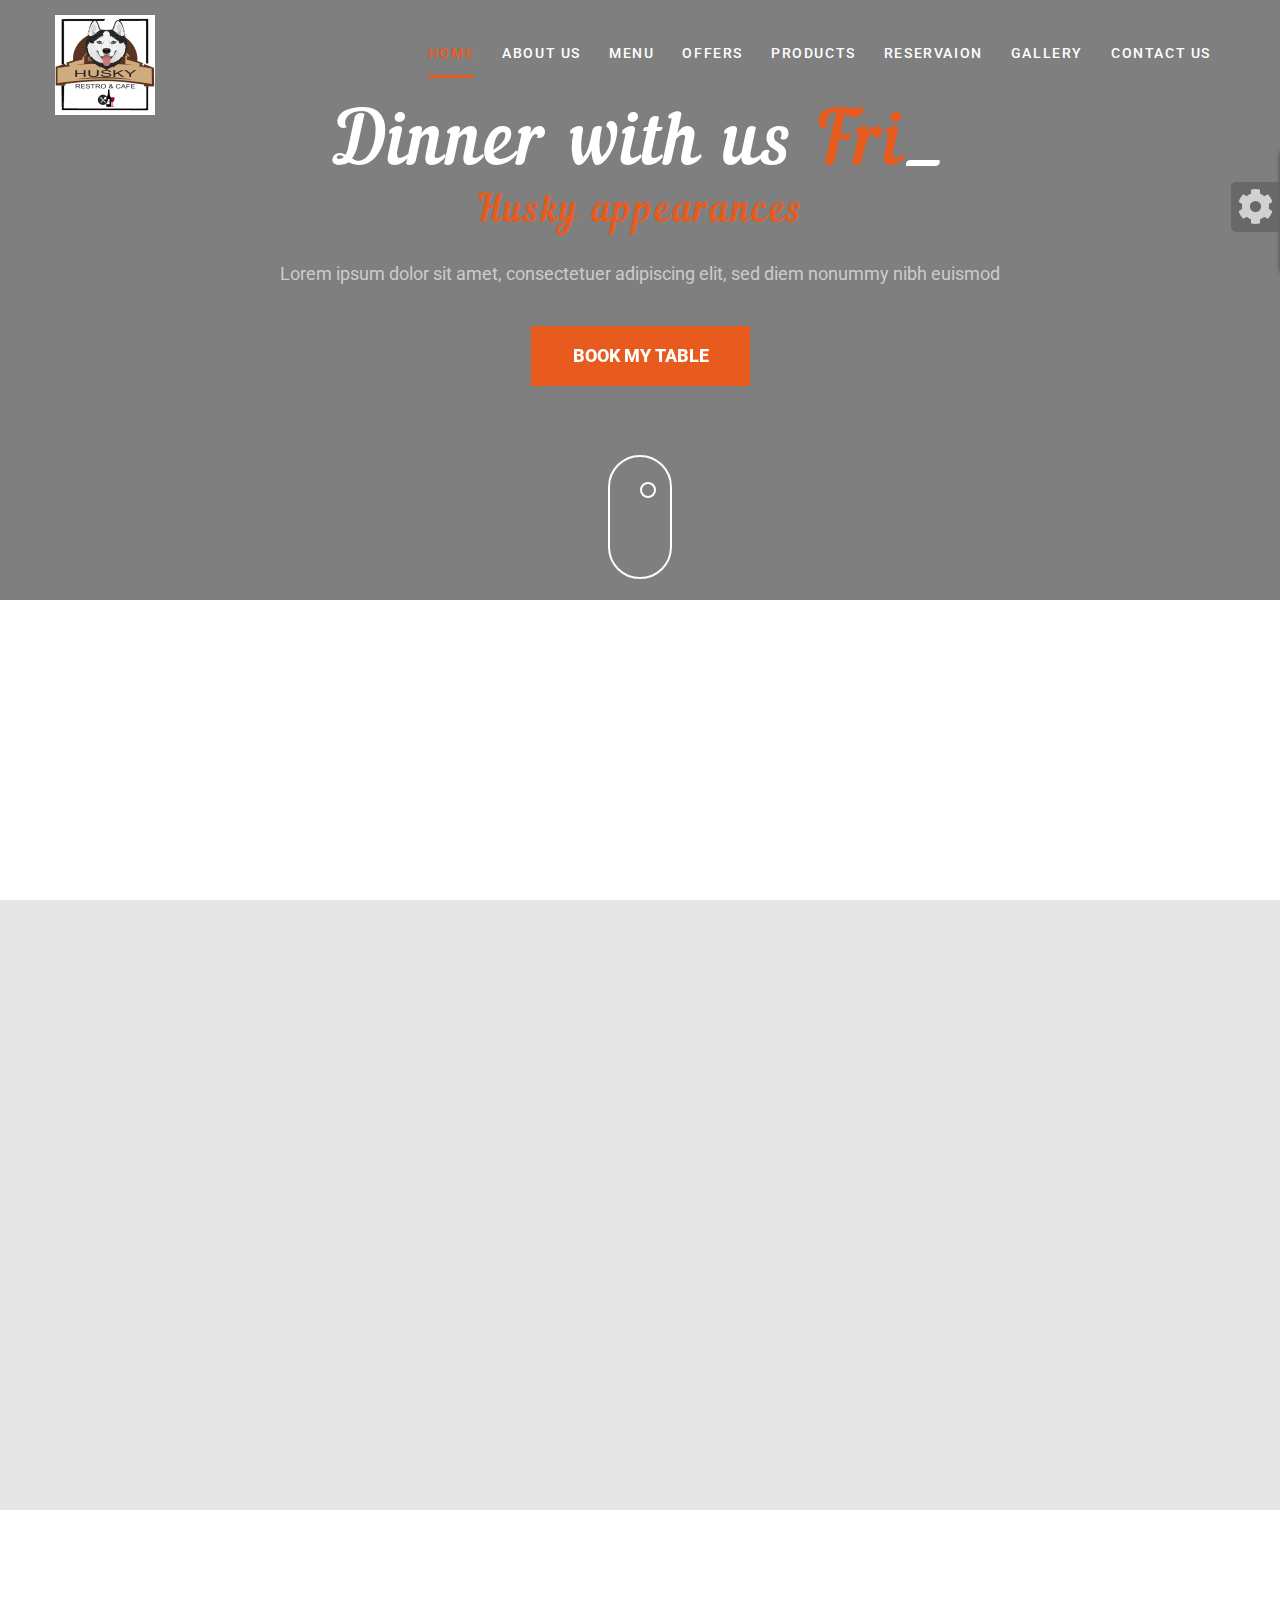
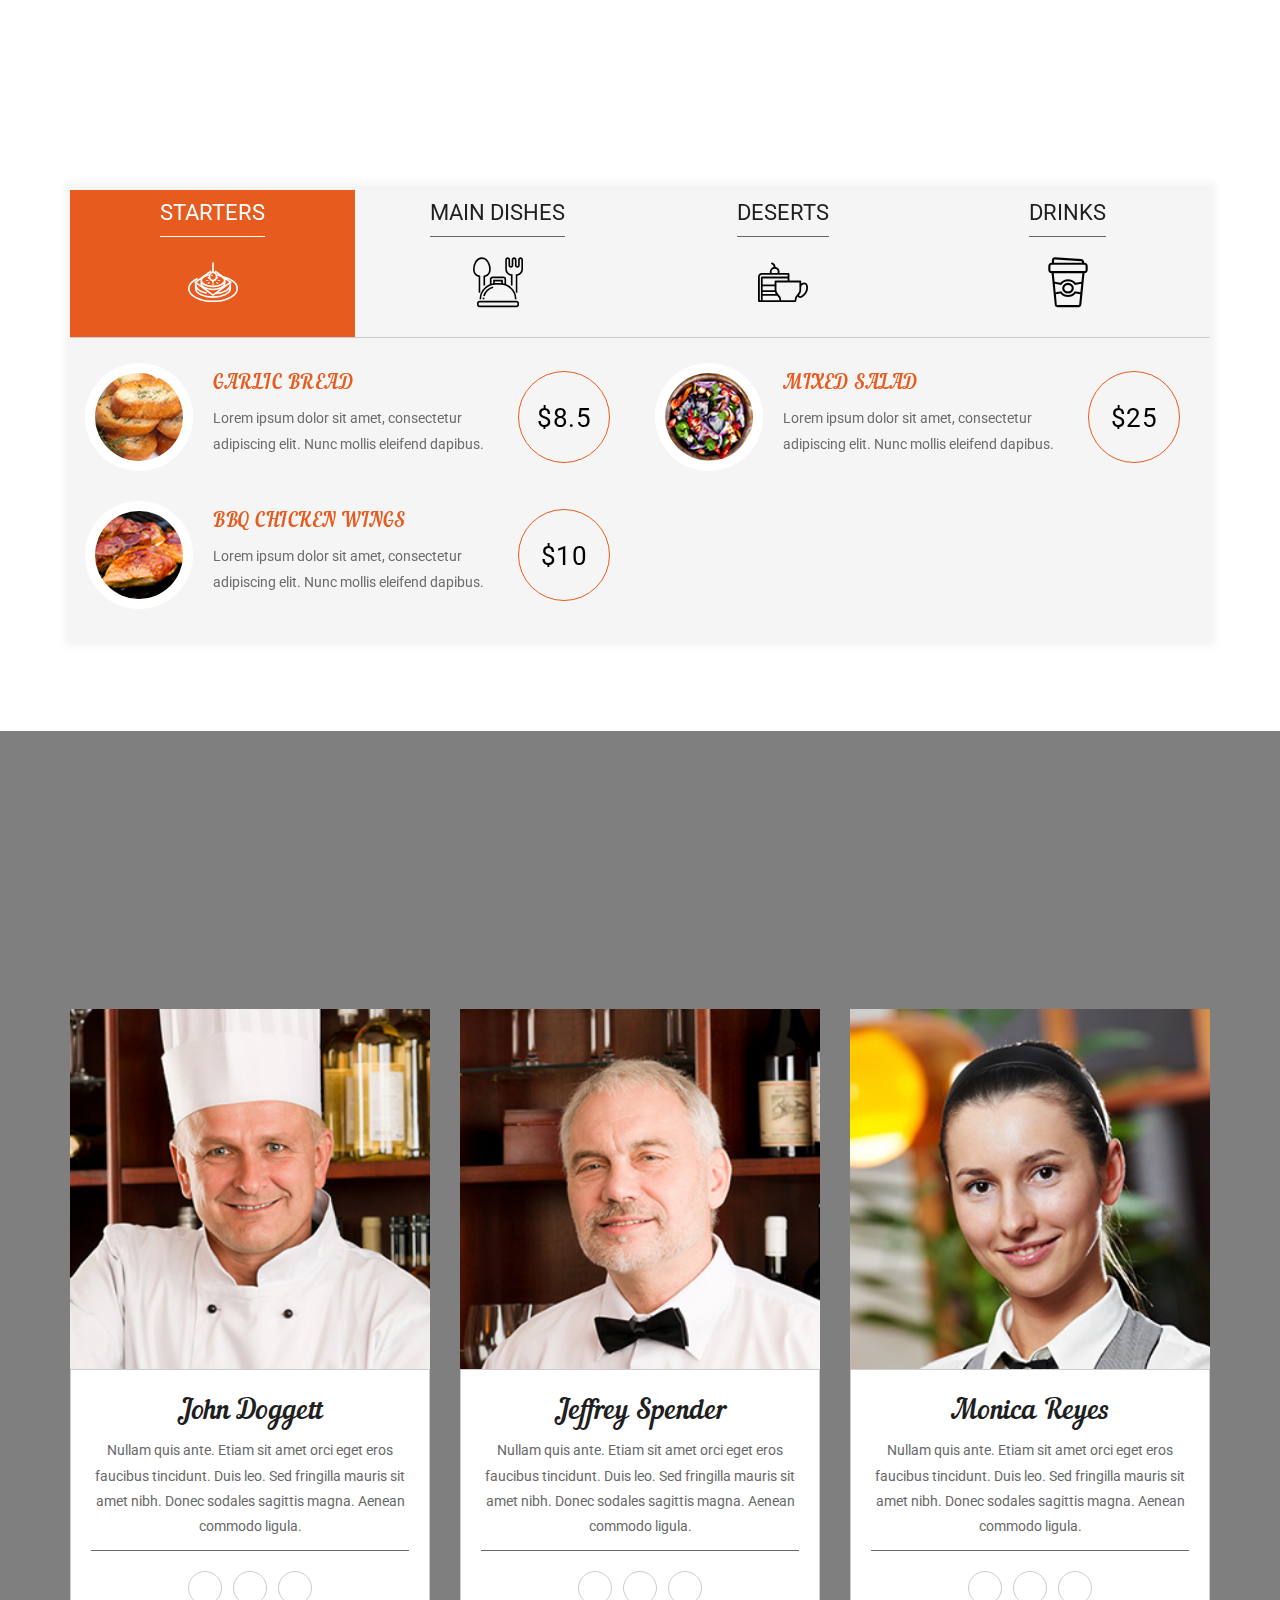
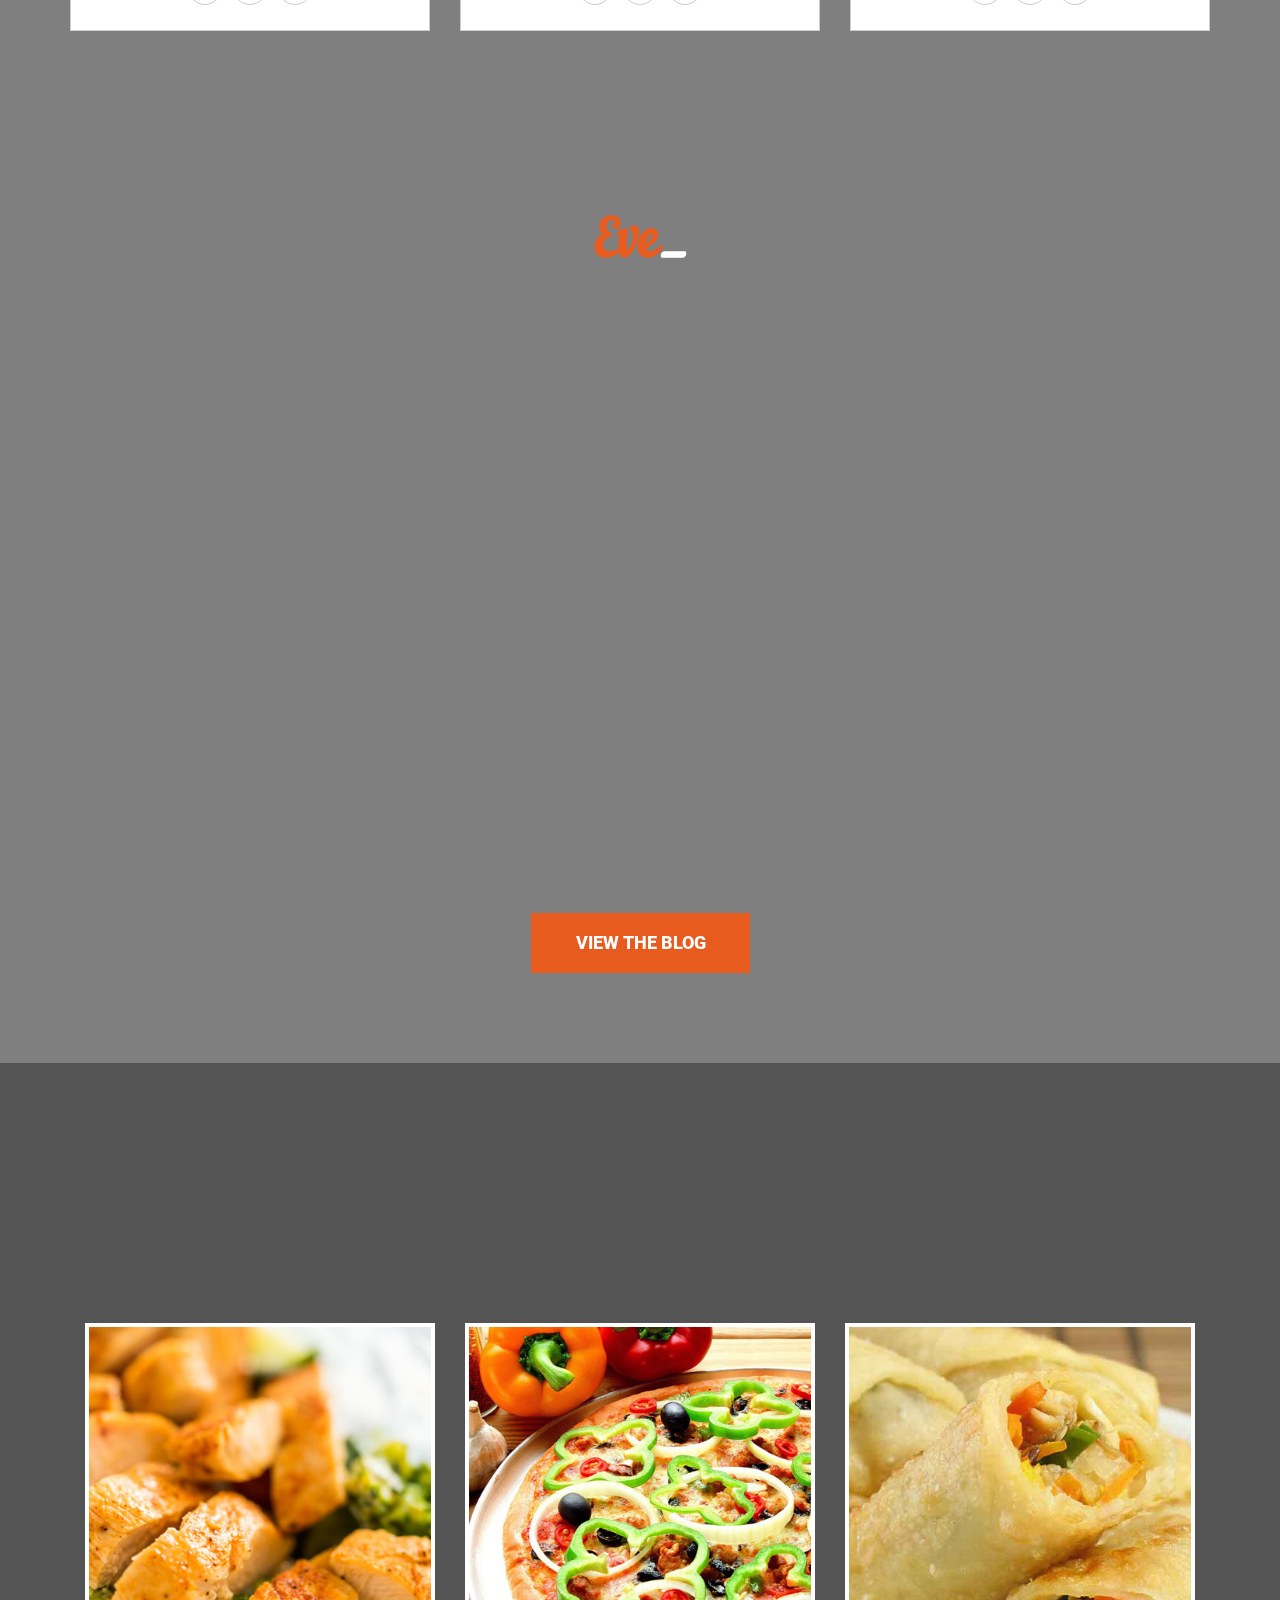
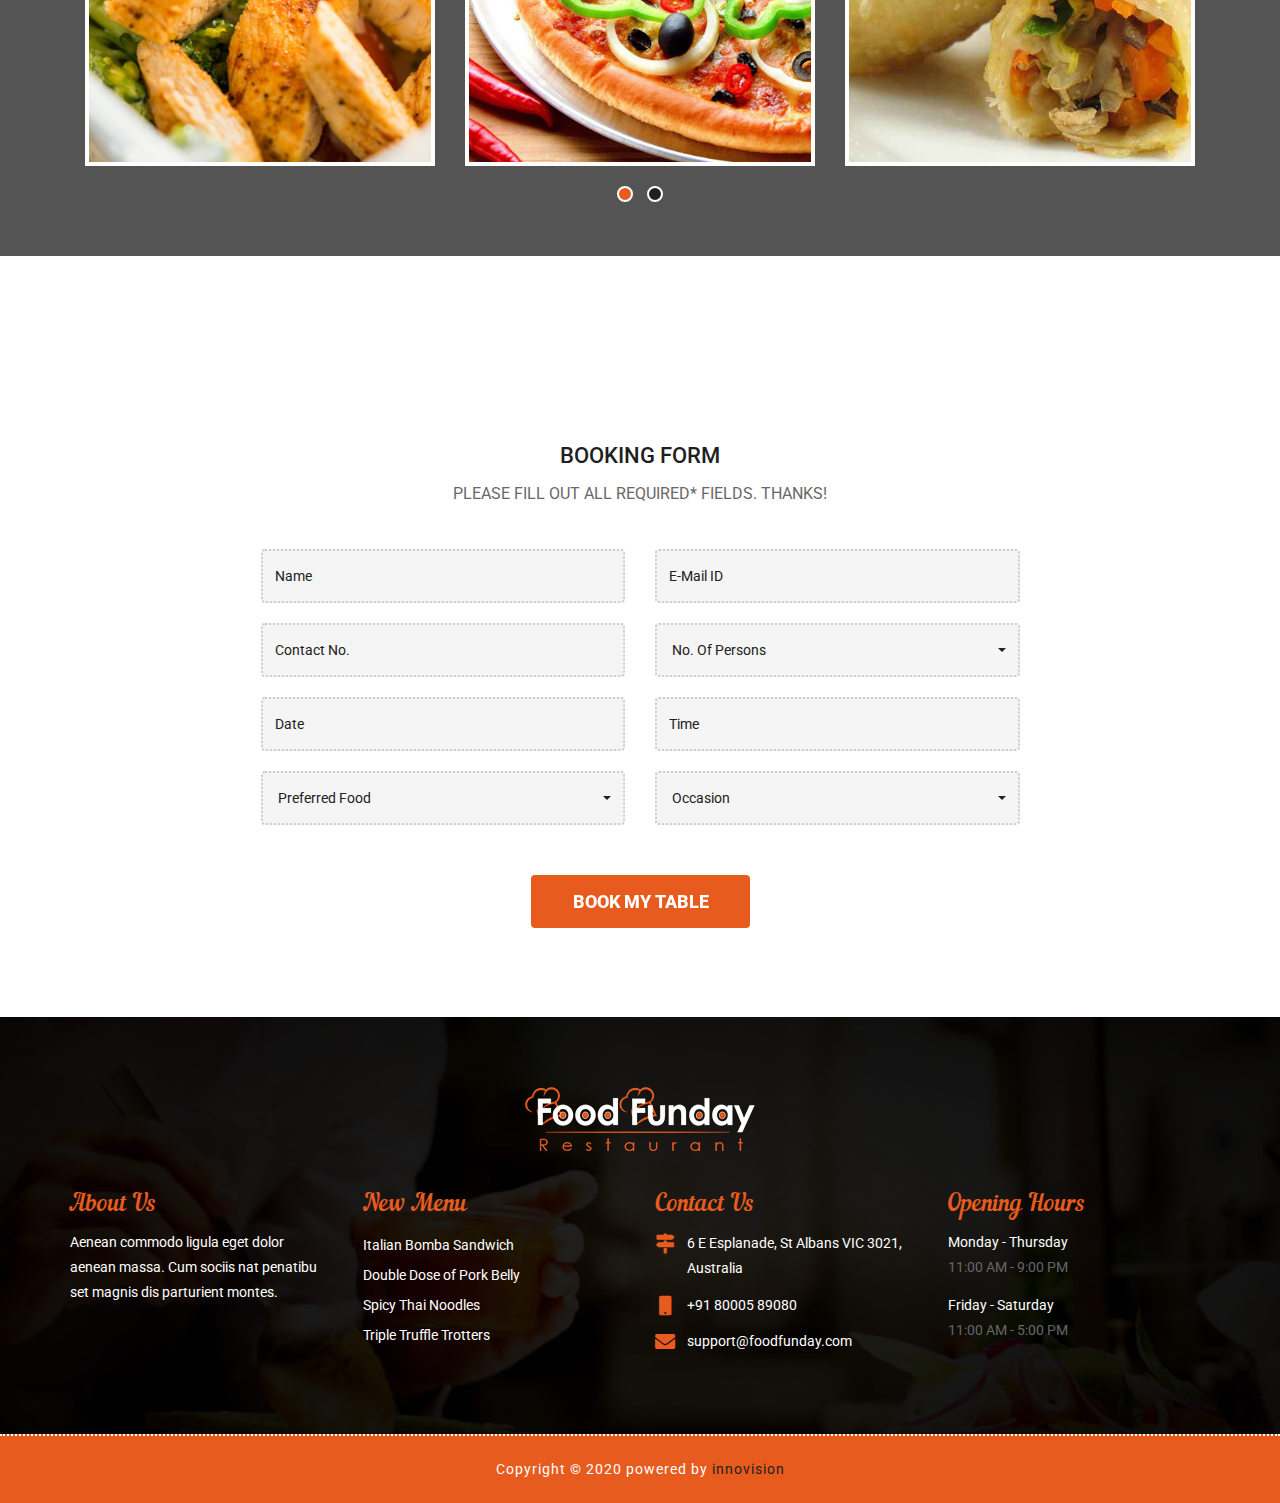
<file: index.html>
<!DOCTYPE html>
<html lang="en">

<head>

    <!-- Basic -->
    <meta charset="utf-8">
    <meta http-equiv="X-UA-Compatible" content="IE=edge">

    <!-- Mobile Metas -->
    <meta name="viewport" content="width=device-width, maximum-scale=1, initial-scale=1, user-scalable=0">

    <!-- Site Metas -->
    <title>Husky Restro & Cafe</title>
    <meta name="keywords" content="">
    <meta name="description" content="">
    <meta name="author" content="">

    <!-- Site Icons -->
    <link rel="shortcut icon" href="images/favicon.ico" type="image/x-icon" />
    <link rel="apple-touch-icon" href="images/apple-touch-icon.png">

    <!-- Bootstrap CSS -->
    <link rel="stylesheet" href="css/bootstrap.min.css">

    <!-- Site CSS -->
    <link rel="stylesheet" href="css/style.css">
    <!-- Responsive CSS -->
    <link rel="stylesheet" href="css/responsive.css">
    <!-- color -->
    <link id="changeable-colors" rel="stylesheet" href="css/colors/orange.css" />

    <!-- shop css -->
    <link href="css/shop.css" type="text/css" rel="stylesheet" media="all">
    <link rel="stylesheet" href="css/owl.carousel.min.css">
    <!-- Owl-Carousel-CSS -->
   
    <!-- font-awesome icons -->
    <link href="css/fontawesome-all.min.css" rel="stylesheet">
    <!-- //Custom Theme files -->
    <!-- online-fonts -->
    <link href="//fonts.googleapis.com/css?family=Elsie+Swash+Caps:400,900" rel="stylesheet">
    <link href="//fonts.googleapis.com/css?family=Source+Sans+Pro:200,200i,300,300i,400,400i,600,600i,700,700i,900,900i" rel="stylesheet">
    <!-- //online-fonts -->

    <!-- Modernizer -->
    <script src="js/modernizer.js"></script>

    <!--[if lt IE 9]>
      <script src="https://oss.maxcdn.com/libs/html5shiv/3.7.0/html5shiv.js"></script>
      <script src="https://oss.maxcdn.com/libs/respond.js/1.4.2/respond.min.js"></script>
    <![endif]-->


    <script>
        addEventListener("load", function () {
            setTimeout(hideURLbar, 0);
        }, false);

        function hideURLbar() {
            window.scrollTo(0, 1);
        }
    </script>




</head>

<body>
    <div id="loader">
        <div id="status"></div>
    </div>
    <div id="site-header">
        <header id="header" class="header-block-top">
            <div class="container">
                <div class="row">
                    <div class="main-menu">
                        <!-- navbar -->
                        <nav class="navbar navbar-default" id="mainNav">
                            <div class="navbar-header">
                                <button type="button" class="navbar-toggle collapsed" data-toggle="collapse" data-target="#navbar" aria-expanded="false" aria-controls="navbar">
                                    <span class="sr-only">Toggle navigation</span>
                                    <span class="icon-bar"></span>
                                    <span class="icon-bar"></span>
                                    <span class="icon-bar"></span>
                                </button>
                                <div class="logo">
                                    <a class="navbar-brand js-scroll-trigger logo-header" href="#">
                                        <img style="width:100px;height:100px;" src="images/Husky.jpg" alt="">
                                    </a>
                                </div>
                            </div>
                            <div id="navbar" class="navbar-collapse collapse">

                                <ul class="nav navbar-nav navbar-right">
                                    <li class="active"><a href="index.html#banner">Home</a></li>
                                    <li><a href="index.html#about">About us</a></li>
                                    <li><a href="index.html#menu">Menu</a></li>
                                   
                                    <li><a href="index.html#offers">Offers</a></li>
                                    <li><a href="index.html#products">Products</a></li>
                                    <li><a href="index.html#reservation">Reservaion</a></li>
                                    <li><a href="gallery.html">Gallery</a></li>
                                    <li><a href="contact.html">Contact us</a></li>
                                </ul>
                            </div>
                            <!-- end nav-collapse -->
                        </nav>
                        <!-- end navbar -->
                    </div>
                </div>
                <!-- end row -->
            </div>
            <!-- end container-fluid -->
        </header>
        <!-- end header -->
    </div>
	<!-- end site-header -->
	
    <div id="banner" class="banner full-screen-mode  parallax">
        <div class="header-video">
            <div class="container pr">
                <div class="col-lg-12 col-md-12 col-sm-12 col-xs-12">
                    <div class="banner-static">
                        <div class="banner-text">
                            <div class="banner-cell">
                                <h1>Dinner with us  <span class="typer" id="some-id" data-delay="200" data-delim=":" data-words="Friends:Family:Officemates" data-colors="red"></span><span class="cursor" data-cursorDisplay="_" data-owner="some-id"></span></h1>
                                <h2>Husky appearances </h2>
                                <p>Lorem ipsum dolor sit amet, consectetuer adipiscing elit, sed diem nonummy nibh euismod</p>
                                <div class="book-btn">
                                    <a href="#reservation" class="table-btn hvr-underline-from-center">Book my Table</a>
                                </div>
                                <a href="#about">
                                     <div class="mouse"></div>
                                </a>
                            </div>
                            <!-- end banner-cell -->
                        </div>
                        <!-- end banner-text -->
                    </div>                    
                    <!-- end banner-static -->
                </div>
                <!-- end col -->
            </div>
            <!-- end container -->
        </div>    
    </div>
    <!-- end banner -->

    <div id="about" class="about-main pad-top-100 pad-bottom-100">
        <div class="container">
            <div class="row">
                <div class="col-lg-6 col-md-6 col-sm-12 col-xs-12">
                    <div class="wow fadeIn" data-wow-duration="1s" data-wow-delay="0.1s">
                        <h2 class="block-title"> About Us </h2>
                        <h3>IT STARTED, QUITE SIMPLY, LIKE THIS...</h3>
                        <p> Lorem ipsum dolor sit amet, consectetur adipiscing elit, sed do eiusm incididunt ut labore et dolore magna aliqua. Ut enim ad minim venia, nostrud exercitation ullamco. </p>

                        <p> Aenean commodo ligula eget dolor aenean massa. Cum sociis nat penatibu set magnis dis parturient montes, nascetur ridiculus mus. quam felisorat, ultricies nec, Aenean commodo ligula eget dolor penatibu set magnis is parturient montes, nascetur ridiculus mus. quam felisorat, ultricies nec, pellentesque eu, pretium quis, sem. quat massa quis enim. Donec vitae sapien ut libero venenatis fauci Nullam quis ante. Etiam sit amet rci eget eros. </p>

                        <p> Lorem ipsum dolor sit amet, consectetur adipiscing elit, sed do eiusm incididunt ut labore et dolore magna aliqua. Ut enim ad minim venia, nostrud exercitation ullamco. </p>
                    </div>
                </div>
                <!-- end col -->
                <div class="col-lg-6 col-md-6 col-sm-12 col-xs-12">
                    <div class="wow fadeIn" data-wow-duration="1s" data-wow-delay="0.1s">
                        <div class="about-images">
                            <img class="about-main" src="images/about-main.jpg" alt="About Main Image">
                            <img class="about-inset" src="images/about-inset.jpg" alt="About Inset Image">
                        </div>
                    </div>
                </div>
                <!-- end col -->
            </div>
            <!-- end row -->
        </div>
        <!-- end container -->
    </div>

    <div id="menu" class="menu-main pad-top-100 pad-bottom-100">
        <div class="container">
            <div class="row">
                <div class="col-lg-12 col-md-12 col-sm-12 col-xs-12">
                    <div class="wow fadeIn" data-wow-duration="1s" data-wow-delay="0.1s">
                        <h2 class="block-title text-center">
						Our Menu 	
					</h2>
                        <p class="title-caption text-center">There are many variations of passages of Lorem Ipsum available, but the majority have suffered alteration in some form, by injected humour, or randomised words which don't look even slightly believable. </p>
                    </div>
                    <div class="tab-menu">
                        <div class="slider slider-nav">
                            <div class="tab-title-menu">
                                <h2>STARTERS</h2>
                                <p> <i class="flaticon-canape"></i> </p>
                            </div>
                            <div class="tab-title-menu">
                                <h2>MAIN DISHES</h2>
                                <p> <i class="flaticon-dinner"></i> </p>
                            </div>
                            <div class="tab-title-menu">
                                <h2>DESERTS</h2>
                                <p> <i class="flaticon-desert"></i> </p>
                            </div>
                            <div class="tab-title-menu">
                                <h2>DRINKS</h2>
                                <p> <i class="flaticon-coffee"></i> </p>
                            </div>
                        </div>
                        <div class="slider slider-single">
                            <div>
                                <div class="col-lg-6 col-md-6 col-sm-12 col-xs-12 ">
                                    <div class="offer-item">
                                        <img src="images/menu-item-thumbnail-01.jpg" alt="" class="img-responsive">
                                        <div>
                                            <h3>GARLIC BREAD</h3>
                                            <p>
                                                Lorem ipsum dolor sit amet, consectetur adipiscing elit. Nunc mollis eleifend dapibus.
                                            </p>
                                        </div>
                                        <span class="offer-price">$8.5</span>
                                    </div>
                                </div>
                                <!-- end col -->
                                <div class="col-lg-6 col-md-6 col-sm-12 col-xs-12 ">
                                    <div class="offer-item">
                                        <img src="images/menu-item-thumbnail-02.jpg" alt="" class="img-responsive">
                                        <div>
                                            <h3>MIXED SALAD</h3>
                                            <p>
                                                Lorem ipsum dolor sit amet, consectetur adipiscing elit. Nunc mollis eleifend dapibus.
                                            </p>
                                        </div>
                                        <span class="offer-price">$25</span>
                                    </div>
                                </div>
                                <!-- end col -->
                                <div class="col-lg-6 col-md-6 col-sm-12 col-xs-12 ">
                                    <div class="offer-item">
                                        <img src="images/menu-item-thumbnail-03.jpg" alt="" class="img-responsive">
                                        <div>
                                            <h3>BBQ CHICKEN WINGS</h3>
                                            <p>
                                                Lorem ipsum dolor sit amet, consectetur adipiscing elit. Nunc mollis eleifend dapibus.
                                            </p>
                                        </div>
                                        <span class="offer-price">$10</span>
                                    </div>
                                </div>
                                <!-- end col -->
                            </div>
                            <div>
                                <div class="col-lg-6 col-md-6 col-sm-12 col-xs-12 ">
                                    <div class="offer-item">
                                        <img src="images/menu-item-thumbnail-04.jpg" alt="" class="img-responsive">
                                        <div>
                                            <h3>MEAT FEAST PIZZA</h3>
                                            <p>
                                                Lorem ipsum dolor sit amet, consectetur adipiscing elit. Nunc mollis eleifend dapibus.
                                            </p>
                                        </div>
                                        <span class="offer-price">$5</span>
                                    </div>
                                </div>
                                <!-- end col -->
                                <div class="col-lg-6 col-md-6 col-sm-12 col-xs-12 ">
                                    <div class="offer-item">
                                        <img src="images/menu-item-thumbnail-05.jpg" alt="" class="img-responsive">
                                        <div>
                                            <h3>CHICKEN TIKKA MASALA</h3>
                                            <p>
                                                Lorem ipsum dolor sit amet, consectetur adipiscing elit. Nunc mollis eleifend dapibus.
                                            </p>
                                        </div>
                                        <span class="offer-price">$15</span>
                                    </div>
                                </div>
                                <!-- end col -->
                                <div class="col-lg-6 col-md-6 col-sm-12 col-xs-12 ">
                                    <div class="offer-item">
                                        <img src="images/menu-item-thumbnail-06.jpg" alt="" class="img-responsive">
                                        <div>
                                            <h3>SPICY MEATBALLS</h3>
                                            <p>
                                                Lorem ipsum dolor sit amet, consectetur adipiscing elit. Nunc mollis eleifend dapibus.
                                            </p>
                                        </div>
                                        <span class="offer-price">$6.5</span>
                                    </div>
                                </div>
                                <!-- end col -->
                            </div>
                            <div>
                                <div class="col-lg-6 col-md-6 col-sm-12 col-xs-12 ">
                                    <div class="offer-item">
                                        <img src="images/menu-item-thumbnail-07.jpg" alt="" class="img-responsive">
                                        <div>
                                            <h3>CHOCOLATE FUDGECAKE</h3>
                                            <p>
                                                Lorem ipsum dolor sit amet, consectetur adipiscing elit. Nunc mollis eleifend dapibus.
                                            </p>
                                        </div>
                                        <span class="offer-price">$4.5</span>
                                    </div>
                                </div>
                                <!-- end col -->
                                <div class="col-lg-6 col-md-6 col-sm-12 col-xs-12 ">
                                    <div class="offer-item">
                                        <img src="images/menu-item-thumbnail-08.jpg" alt="" class="img-responsive">
                                        <div>
                                            <h3>CHICKEN TIKKA MASALA</h3>
                                            <p>
                                                Lorem ipsum dolor sit amet, consectetur adipiscing elit. Nunc mollis eleifend dapibus.
                                            </p>
                                        </div>
                                        <span class="offer-price">$9.5</span>
                                    </div>
                                </div>
                                <!-- end col -->
                                <div class="col-lg-6 col-md-6 col-sm-12 col-xs-12 ">
                                    <div class="offer-item">
                                        <img src="images/menu-item-thumbnail-09.jpg" alt="" class="img-responsive">
                                        <div>
                                            <h3>CHICKEN TIKKA MASALA</h3>
                                            <p>
                                                Lorem ipsum dolor sit amet, consectetur adipiscing elit. Nunc mollis eleifend dapibus.
                                            </p>
                                        </div>
                                        <span class="offer-price">$10</span>
                                    </div>
                                </div>
                                <!-- end col -->
                            </div>
                            <div>
                                <div class="col-lg-6 col-md-6 col-sm-12 col-xs-12 ">
                                    <div class="offer-item">
                                        <img src="images/menu-item-thumbnail-10.jpg" alt="" class="img-responsive">
                                        <div>
                                            <h3>MEAT FEAST PIZZA</h3>
                                            <p>
                                                Lorem ipsum dolor sit amet, consectetur adipiscing elit. Nunc mollis eleifend dapibus.
                                            </p>
                                        </div>
                                        <span class="offer-price">$12.5</span>
                                    </div>
                                </div>
                                <!-- end col -->
                                <div class="col-lg-6 col-md-6 col-sm-12 col-xs-12 ">
                                    <div class="offer-item">
                                        <img src="images/menu-item-thumbnail-09.jpg" alt="" class="img-responsive">
                                        <div>
                                            <h3>CHICKEN TIKKA MASALA</h3>
                                            <p>
                                                Lorem ipsum dolor sit amet, consectetur adipiscing elit. Nunc mollis eleifend dapibus.
                                            </p>
                                        </div>
                                        <span class="offer-price">$9.5</span>
                                    </div>
                                </div>
                                <!-- end col -->
                                <div class="col-lg-6 col-md-6 col-sm-12 col-xs-12 ">
                                    <div class="offer-item">
                                        <img src="images/menu-item-thumbnail-08.jpg" alt="" class="img-responsive">
                                        <div>
                                            <h3>CHICKEN TIKKA MASALA</h3>
                                            <p>
                                                Lorem ipsum dolor sit amet, consectetur adipiscing elit. Nunc mollis eleifend dapibus.
                                            </p>
                                        </div>
                                        <span class="offer-price">$5.5</span>
                                    </div>
                                </div>
                                <!-- end col -->
                            </div>
                        </div>
                    </div>
                    <!-- end tab-menu -->
                </div>
                <!-- end col -->
            </div>
            <!-- end row -->
        </div>
        <!-- end container -->
    </div>
    <!-- end menu -->

    <div id="our_team" class="team-main pad-top-100 pad-bottom-100 parallax">
        <div class="container">
            <div class="row">
                <div class="col-lg-12 col-md-12 col-sm-12 col-xs-12">
                    <div class="wow fadeIn" data-wow-duration="1s" data-wow-delay="0.1s">
                        <h2 class="block-title text-center">
						Our Happy Costumers 	
					</h2>
                        <p class="title-caption text-center">There are many variations of passages of Lorem Ipsum available, but the majority have suffered alteration in some form, by injected humour, or randomised words which don't look even slightly believable. </p>
                    </div>
                    <div class="team-box">

                        <div class="row">
                            <div class="col-md-4 col-sm-6">
                                <div class="sf-team">
                                    <div class="thumb">
                                        <a href="#"><img src="images/staff-01.jpg" alt=""></a>
                                    </div>
                                    <div class="text-col">
                                        <h3>John Doggett</h3>
                                        <p>Nullam quis ante. Etiam sit amet orci eget eros faucibus tincidunt. Duis leo. Sed fringilla mauris sit amet nibh. Donec sodales sagittis magna. Aenean commodo ligula.</p>
                                        <ul class="team-social">
                                            <li><a href="#"><i class="fa fa-facebook" aria-hidden="true"></i></a></li>
                                            <li><a href="#"><i class="fa fa-twitter" aria-hidden="true"></i></a></li>
                                            <li><a href="#"><i class="fa fa-linkedin" aria-hidden="true"></i></a></li>
                                        </ul>
                                    </div>
                                </div>
                            </div>
                            <!-- end col -->
                            <div class="col-md-4 col-sm-6">
                                <div class="sf-team">
                                    <div class="thumb">
                                        <a href="#"><img src="images/staff-02.jpg" alt=""></a>
                                    </div>
                                    <div class="text-col">
                                        <h3>Jeffrey Spender</h3>
                                        <p>Nullam quis ante. Etiam sit amet orci eget eros faucibus tincidunt. Duis leo. Sed fringilla mauris sit amet nibh. Donec sodales sagittis magna. Aenean commodo ligula.</p>
                                        <ul class="team-social">
                                            <li><a href="#"><i class="fa fa-facebook" aria-hidden="true"></i></a></li>
                                            <li><a href="#"><i class="fa fa-twitter" aria-hidden="true"></i></a></li>
                                            <li><a href="#"><i class="fa fa-linkedin" aria-hidden="true"></i></a></li>
                                        </ul>
                                    </div>
                                </div>
                            </div>
                            <!-- end col -->
                            <div class="col-md-4 col-sm-6">
                                <div class="sf-team">
                                    <div class="thumb">
                                        <a href="#"><img src="images/staff-03.jpg" alt=""></a>
                                    </div>
                                    <div class="text-col">
                                        <h3>Monica Reyes</h3>
                                        <p>Nullam quis ante. Etiam sit amet orci eget eros faucibus tincidunt. Duis leo. Sed fringilla mauris sit amet nibh. Donec sodales sagittis magna. Aenean commodo ligula.</p>
                                        <ul class="team-social">
                                            <li><a href="#"><i class="fa fa-facebook" aria-hidden="true"></i></a></li>
                                            <li><a href="#"><i class="fa fa-twitter" aria-hidden="true"></i></a></li>
                                            <li><a href="#"><i class="fa fa-linkedin" aria-hidden="true"></i></a></li>
                                        </ul>
                                    </div>
                                </div>
                            </div>
                            <!-- end col -->
                        </div>
                        <!-- end row -->

                    </div>
                    <!-- end team-box -->

                </div>
                <!-- end col -->
            </div>
            <!-- end row -->
        </div>
        <!-- end container -->
    </div>
    <!-- end team-main -->

    

    <div id="offers" class="blog-main pad-top-100 pad-bottom-100 parallax">
        <div class="container">
            <div class="row">
                <div class="col-lg-12 col-md-12 col-sm-12 col-xs-12">
                    <h2 class="block-title text-center">
					 <span class="typer" id="some-id" data-delay="200" data-delim=":" data-words="Events:Offers:Specials" data-colors="red"></span><span class="cursor" data-cursorDisplay="_" data-owner="some-id"></span> 	
				</h2>
                    <div class="blog-box clearfix">
                        <div class="wow fadeIn" data-wow-duration="1s" data-wow-delay="0.1s">
                            <div class="col-md-6 col-sm-6">
                                <div class="blog-block">
                                    <div class="blog-img-box">
                                        <img src="images/featured-image-01.jpg" alt="" />
                                        <div class="overlay">
                                            <a href=""><i class="fa fa-link" aria-hidden="true"></i></a>
                                        </div>
                                    </div>
                                    <div class="blog-dit">
                                        <p><span>25 NOVEMBER, 2014</span></p>
                                        <h2>LATEST RECIPES JUST IN!</h2>
                                        <h5>BY John Doggett</h5>
                                    </div>
                                </div>
                            </div>
                            <!-- end col -->
                        </div>
                        <div class="wow fadeIn" data-wow-duration="1s" data-wow-delay="0.1s">
                            <div class="col-md-6 col-sm-6">
                                <div class="blog-block">
                                    <div class="blog-img-box">
                                        <img src="images/featured-image-02.jpg" alt="" />
                                        <div class="overlay">
                                            <a href=""><i class="fa fa-link" aria-hidden="true"></i></a>
                                        </div>
                                    </div>
                                    <div class="blog-dit">
                                        <p><span>2 NOVEMBER, 2014</span></p>
                                        <h2>NEW RECRUITS HAVE ARRIVED!</h2>
                                        <h5>BY Jeffrey Spender</h5>
                                    </div>
                                </div>
                            </div>
                            <!-- end col -->
                        </div>
                        <div class="wow fadeIn" data-wow-duration="1s" data-wow-delay="0.1s">
                            <div class="col-md-6 col-sm-6">
                                <div class="blog-block">
                                    <div class="blog-img-box">
                                        <img src="images/featured-image-03.jpg" alt="" />
                                        <div class="overlay">
                                            <a href=""><i class="fa fa-link" aria-hidden="true"></i></a>
                                        </div>
                                    </div>
                                    <div class="blog-dit">
                                        <p><span>4 NOVEMBER, 2014</span></p>
                                        <h2>BAKING TIPS FROM THE PROS</h2>
                                        <h5>BY Monica Reyes</h5>
                                    </div>
                                </div>
                            </div>
                            <!-- end col -->
                        </div>
                        <div class="wow fadeIn" data-wow-duration="1s" data-wow-delay="0.1s">
                            <div class="col-md-6 col-sm-6">
                                <div class="blog-block">
                                    <div class="blog-img-box">
                                        <img src="images/featured-image-04.jpg" alt="" />
                                        <div class="overlay">
                                            <a href=""><i class="fa fa-link" aria-hidden="true"></i></a>
                                        </div>
                                    </div>
                                    <div class="blog-dit">
                                        <p><span>12 NOVEMBER, 2014</span></p>
                                        <h2>ALL YOUR EGGS BELONG TO US</h2>
                                        <h5>BY John Doggett</h5>
                                    </div>
                                </div>
                            </div>
                            <!-- end col -->
                        </div>
                    </div>
                    <!-- end blog-box -->

                    <div class="blog-btn-v">
                        <a class="hvr-underline-from-center" href="#">View the Blog</a>
                    </div>

                </div>
                <!-- end col -->
            </div>
            <!-- end row -->
        </div>
        <!-- end container -->
    </div>
    <!-- end blog-main -->

    <div id="products" class="special-menu pad-top-100 parallax">
        <div class="container">
            <div class="row">
                <div class="col-lg-12 col-md-12 col-sm-12 col-xs-12">
                    <div class="wow fadeIn" data-wow-duration="1s" data-wow-delay="0.1s">
                        <h2 class="block-title color-white text-center"> Our's Products </h2>
                        <h5 class="title-caption text-center"> Lorem ipsum dolor sit amet, consectetur adipiscing elit, sed do eiusm incididunt ut labore et dolore magna aliqua. Ut enim ad minim venia,nostrud exercitation ullamco. </h5>
                    </div>
                    <div class="special-box">
                        <div id="owl-demo">
                            <div class="item item-type-zoom">
                                <a href="products-details.html" class="item-hover">
                                    <div class="item-info">
                                        <div class="headline">
                                            SALMON STEAK
                                            <div class="line"></div>
                                            <div class="dit-line">Lorem ipsum dolor sit amet, consectetur adip aliqua. Ut enim ad minim venia.</div>
                                        </div>
                                    </div>
                                </a>
                                <div class="item-img">
                                    <img src="images/special-menu-1.jpg" alt="sp-menu">
                                </div>
                            </div>
                            <div class="item item-type-zoom">
                                <a href="products-details.html" class="item-hover">
                                    <div class="item-info">
                                        <div class="headline">
                                            ITALIAN PIZZA
                                            <div class="line"></div>
                                            <div class="dit-line">Lorem ipsum dolor sit amet, consectetur adip aliqua. Ut enim ad minim venia.</div>
                                        </div>
                                    </div>
                                </a>
                                <div class="item-img">
                                    <img src="images/special-menu-2.jpg" alt="sp-menu">
                                </div>
                            </div>
                            <div class="item item-type-zoom">
                                <a href="products-details.html" class="item-hover">
                                    <div class="item-info">
                                        <div class="headline">
                                            VEG. ROLL
                                            <div class="line"></div>
                                            <div class="dit-line">Lorem ipsum dolor sit amet, consectetur adip aliqua. Ut enim ad minim venia.</div>
                                        </div>
                                    </div>
                                </a>
                                <div class="item-img">
                                    <img src="images/special-menu-3.jpg" alt="sp-menu">
                                </div>
                            </div>
                            <div class="item item-type-zoom">
                                <a href="products-details.html" class="item-hover">
                                    <div class="item-info">
                                        <div class="headline">
                                            SALMON STEAK
                                            <div class="line"></div>
                                            <div class="dit-line">Lorem ipsum dolor sit amet, consectetur adip aliqua. Ut enim ad minim venia.</div>
                                        </div>
                                    </div>
                                </a>
                                <div class="item-img">
                                    <img src="images/special-menu-1.jpg" alt="sp-menu">
                                </div>
                            </div>
                            <div class="item item-type-zoom">
                                <a href="products-details.html" class="item-hover">
                                    <div class="item-info">
                                        <div class="headline">
                                            VEG. ROLL
                                            <div class="line"></div>
                                            <div class="dit-line">Lorem ipsum dolor sit amet, consectetur adip aliqua. Ut enim ad minim venia.</div>
                                        </div>
                                    </div>
                                </a>
                                <div class="item-img">
                                    <img src="images/special-menu-2.jpg" alt="sp-menu">
                                </div>
                            </div>
                        </div>
                    </div>
                    <!-- end special-box -->
                </div>
                <!-- end col -->
            </div>
            <!-- end row -->
        </div>
        <!-- end container -->
    </div>
    <!-- end special-menu -->

    <div id="reservation" class="reservations-main pad-top-100 pad-bottom-100">
        <div class="container">
            <div class="row">
                <div class="form-reservations-box">
                    <div class="col-lg-12 col-md-12 col-sm-12 col-xs-12">
                        <div class="wow fadeIn" data-wow-duration="1s" data-wow-delay="0.1s">
                            <h2 class="block-title text-center">
						Reservations			
					</h2>
                        </div>
                        <h4 class="form-title">BOOKING FORM</h4>
                        <p>PLEASE FILL OUT ALL REQUIRED* FIELDS. THANKS!</p>

                        <form id="contact-form" method="post" class="reservations-box" name="contactform" action="mail.php">
                            <div class="col-lg-6 col-md-6 col-sm-6 col-xs-12">
                                <div class="form-box">
                                    <input type="text" name="form_name" id="form_name" placeholder="Name" required="required" data-error="Firstname is required.">
                                </div>
                            </div>
                            <!-- end col -->
                            <div class="col-lg-6 col-md-6 col-sm-6 col-xs-12">
                                <div class="form-box">
                                    <input type="email" name="email" id="email" placeholder="E-Mail ID" required="required" data-error="E-mail id is required.">
                                </div>
                            </div>
                            <!-- end col -->
                            <div class="col-lg-6 col-md-6 col-sm-6 col-xs-12">
                                <div class="form-box">
                                    <input type="text" name="phone" id="phone" placeholder="contact no.">
                                </div>
                            </div>
                            <!-- end col -->
                            <div class="col-lg-6 col-md-6 col-sm-6 col-xs-12">
                                <div class="form-box">
                                    <select name="no_of_persons" id="no_of_persons" class="selectpicker">
                                        <option selected disabled>No. Of persons</option>
                                        <option>1</option>
                                        <option>2</option>
                                        <option>3</option>
                                    </select>
                                </div>
                            </div>
                            <!-- end col -->
                            <div class="col-lg-6 col-md-6 col-sm-6 col-xs-12">
                                <div class="form-box">
                                    <input type="text" name="date-picker" id="date-picker" placeholder="Date" required="required" data-error="Date is required." />
                                </div>
                            </div>
                            <!-- end col -->
                            <div class="col-lg-6 col-md-6 col-sm-6 col-xs-12">
                                <div class="form-box">
                                    <input type="text" name="time-picker" id="time-picker" placeholder="Time" required="required" data-error="Time is required." />
                                </div>
                            </div>
                            <!-- end col -->
                            <div class="col-lg-6 col-md-6 col-sm-6 col-xs-12">
                                <div class="form-box">
                                    <select name="preferred_food" id="preferred_food" class="selectpicker">
                                        <option selected disabled>preferred food</option>
                                        <option>Indian</option>
                                        <option>Continental</option>
                                        <option>Mexican</option>
                                    </select>
                                </div>
                            </div>
                            <!-- end col -->
                            <div class="col-lg-6 col-md-6 col-sm-6 col-xs-12">
                                <div class="form-box">
                                    <select name="occasion" id="occasion" class="selectpicker">
                                        <option selected disabled>Occasion</option>
                                        <option>Wedding</option>
                                        <option>Birthday</option>
                                        <option>Anniversary</option>
                                    </select>
                                </div>
                            </div>
                            <!-- end col -->

                            <div class="col-lg-12 col-md-12 col-sm-12 col-xs-12">
                                <div class="reserve-book-btn text-center">
                                    <button class="btn hvr-underline-from-center" type="submit" value="SEND" id="submit">BOOK MY TABLE </button>
                                </div>
                            </div>
                            <!-- end col -->
                        </form>
                        <!-- end form -->
                    </div>
                    <!-- end col -->
                </div>
                <!-- end reservations-box -->
            </div>
            <!-- end row -->
        </div>
        <!-- end container -->
    </div>
    <!-- end reservations-main -->
  <div id="footer" class="footer-main">
        <!-- end footer-news -->
        <div class="footer-box pad-top-70">
            <div class="container">
                <div class="row">
                    <div class="footer-in-main">
                        <div class="footer-logo">
                            <div class="text-center">
                                <img src="images/logo.png" alt="" />
                            </div>
                        </div>
                        <div class="col-lg-3 col-md-3 col-sm-6 col-xs-12">
                            <div class="footer-box-a">
                                <h3>About Us</h3>
                                <p>Aenean commodo ligula eget dolor aenean massa. Cum sociis nat penatibu set magnis dis parturient montes.</p>
                                <ul class="socials-box footer-socials pull-left">
                                    <li>
                                        <a href="#">
                                            <div class="social-circle-border"><i class="fa  fa-facebook"></i></div>
                                        </a>
                                    </li>
                                    <li>
                                        <a href="#">
                                            <div class="social-circle-border"><i class="fa fa-twitter"></i></div>
                                        </a>
                                    </li>
                                    <li>
                                        <a href="#">
                                            <div class="social-circle-border"><i class="fa fa-google-plus"></i></div>
                                        </a>
                                    </li>
                                    <li>
                                        <a href="#">
                                            <div class="social-circle-border"><i class="fa fa-pinterest"></i></div>
                                        </a>
                                    </li>
                                    <li>
                                        <a href="#">
                                            <div class="social-circle-border"><i class="fa fa-linkedin"></i></div>
                                        </a>
                                    </li>
                                </ul>

                            </div>
                            <!-- end footer-box-a -->
                        </div>
                        <!-- end col -->
                        <div class="col-lg-3 col-md-3 col-sm-6 col-xs-12">
                            <div class="footer-box-b">
                                <h3>New Menu</h3>
                                <ul>
                                    <li><a href="#">Italian Bomba Sandwich</a></li>
                                    <li><a href="#">Double Dose of Pork Belly</a></li>
                                    <li><a href="#">Spicy Thai Noodles</a></li>
                                    <li><a href="#">Triple Truffle Trotters</a></li>
                                </ul>
                            </div>
                            <!-- end footer-box-b -->
                        </div>
                        <!-- end col -->
                        <div class="col-lg-3 col-md-3 col-sm-6 col-xs-12">
                            <div class="footer-box-c">
                                <h3>Contact Us</h3>
                                <p>
                                    <i class="fa fa-map-signs" aria-hidden="true"></i>
                                    <span>6 E Esplanade, St Albans VIC 3021, Australia</span>
                                </p>
                                <p>
                                    <i class="fa fa-mobile" aria-hidden="true"></i>
                                    <span>
                                    +91 80005 89080 
                                </span>
                                </p>
                                <p>
                                    <i class="fa fa-envelope" aria-hidden="true"></i>
                                    <span><a href="#">support@foodfunday.com</a></span>
                                </p>
                            </div>
                            <!-- end footer-box-c -->
                        </div>
                        <!-- end col -->
                        <div class="col-lg-3 col-md-3 col-sm-6 col-xs-12">
                            <div class="footer-box-d">
                                <h3>Opening Hours</h3>

                                <ul>
                                    <li>
                                        <p>Monday - Thursday </p>
                                        <span> 11:00 AM - 9:00 PM</span>
                                    </li>
                                    <li>
                                        <p>Friday - Saturday </p>
                                        <span>  11:00 AM - 5:00 PM</span>
                                    </li>
                                </ul>
                            </div>
                            <!-- end footer-box-d -->
                        </div>
                        <!-- end col -->
                    </div>
                    <!-- end footer-in-main -->
                </div>
                <!-- end row -->
            </div>
            <!-- end container -->
            <div id="copyright" class="copyright-main">
                <div class="container">
                    <div class="row">
                        <div class="col-lg-12 col-md-12 col-sm-12 col-xs-12">
                            <h6 class="copy-title"> Copyright &copy; 2020 powered by <a href="#" target="_blank">innovision</a> </h6>
                        </div>
                    </div>
                    <!-- end row -->
                </div>
                <!-- end container -->
            </div>
            <!-- end copyright-main -->
        </div>
        <!-- end footer-box -->
    </div>
    <!-- end footer-main -->

    <a href="#" class="scrollup" style="display: none;">Scroll</a>

    <section id="color-panel" class="close-color-panel">
        <a class="panel-button gray2"><i class="fa fa-cog fa-spin fa-2x"></i></a>
        <!-- Colors -->
        <div class="segment">
            <h4 class="gray2 normal no-padding">Color Scheme</h4>
            <a title="orange" class="switcher orange-bg"></a>
            <a title="strong-blue" class="switcher strong-blue-bg"></a>
            <a title="moderate-green" class="switcher moderate-green-bg"></a>
            <a title="vivid-yellow" class="switcher vivid-yellow-bg"></a>
        </div>
    </section>

    <!-- ALL JS FILES -->
    <script src="js/all.js"></script>
    <script src="js/bootstrap.min.js"></script>
    <!-- ALL PLUGINS -->
    <script src="js/custom.js"></script>

    <script type="text/javascript" src="js/j-video-background.js"></script>
    <script type="text/javascript">
        var videoSrc = 'http://1254346679.vod2.myqcloud.com/2cd42f96vodtransgzp1254346679/bb67e2005285890783864825847/v.f40.mp4';
        var videoBackground = new $.fn.J_video_background({
          $el: $('.header-video'),
            src: videoSrc,
        });
    </script>
</body>

</html>
</file>
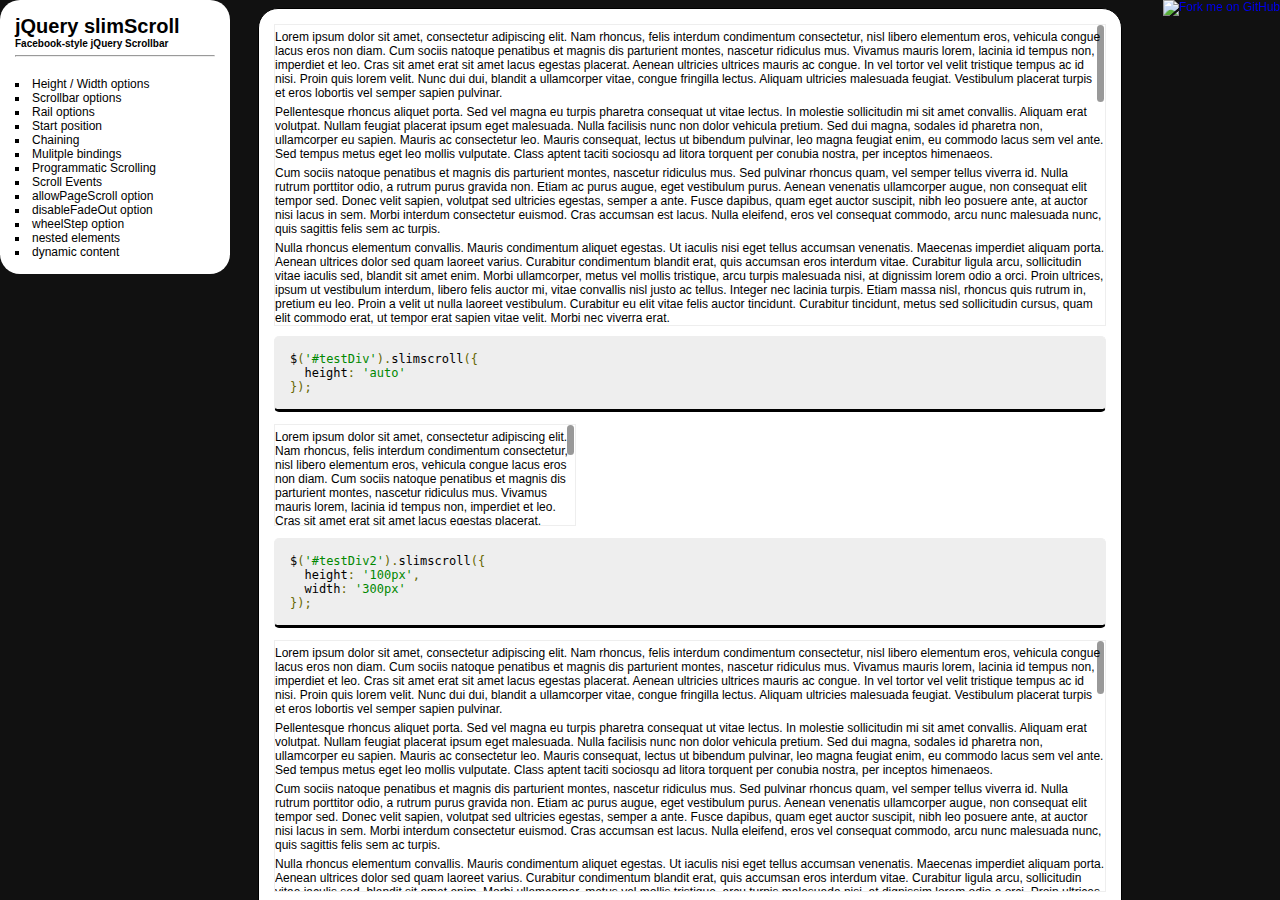
<file: lib/jQuery-slimScroll-1.3.8/examples/index.html>
<!DOCTYPE html PUBLIC "-//W3C//DTD XHTML 1.0 Frameset//EN" "http://www.w3.org/TR/xhtml1/DTD/xhtml1-frameset.dtd">
<html>
    <head>
    </head>
    <frameset framespacing="0" cols="250,*" frameborder="0" noresize>
        <frame name="nav" src="navigation.html" target="top">
        <frame name="main" src="height-width.html" target="main">
    </frameset>
</html>
</file>
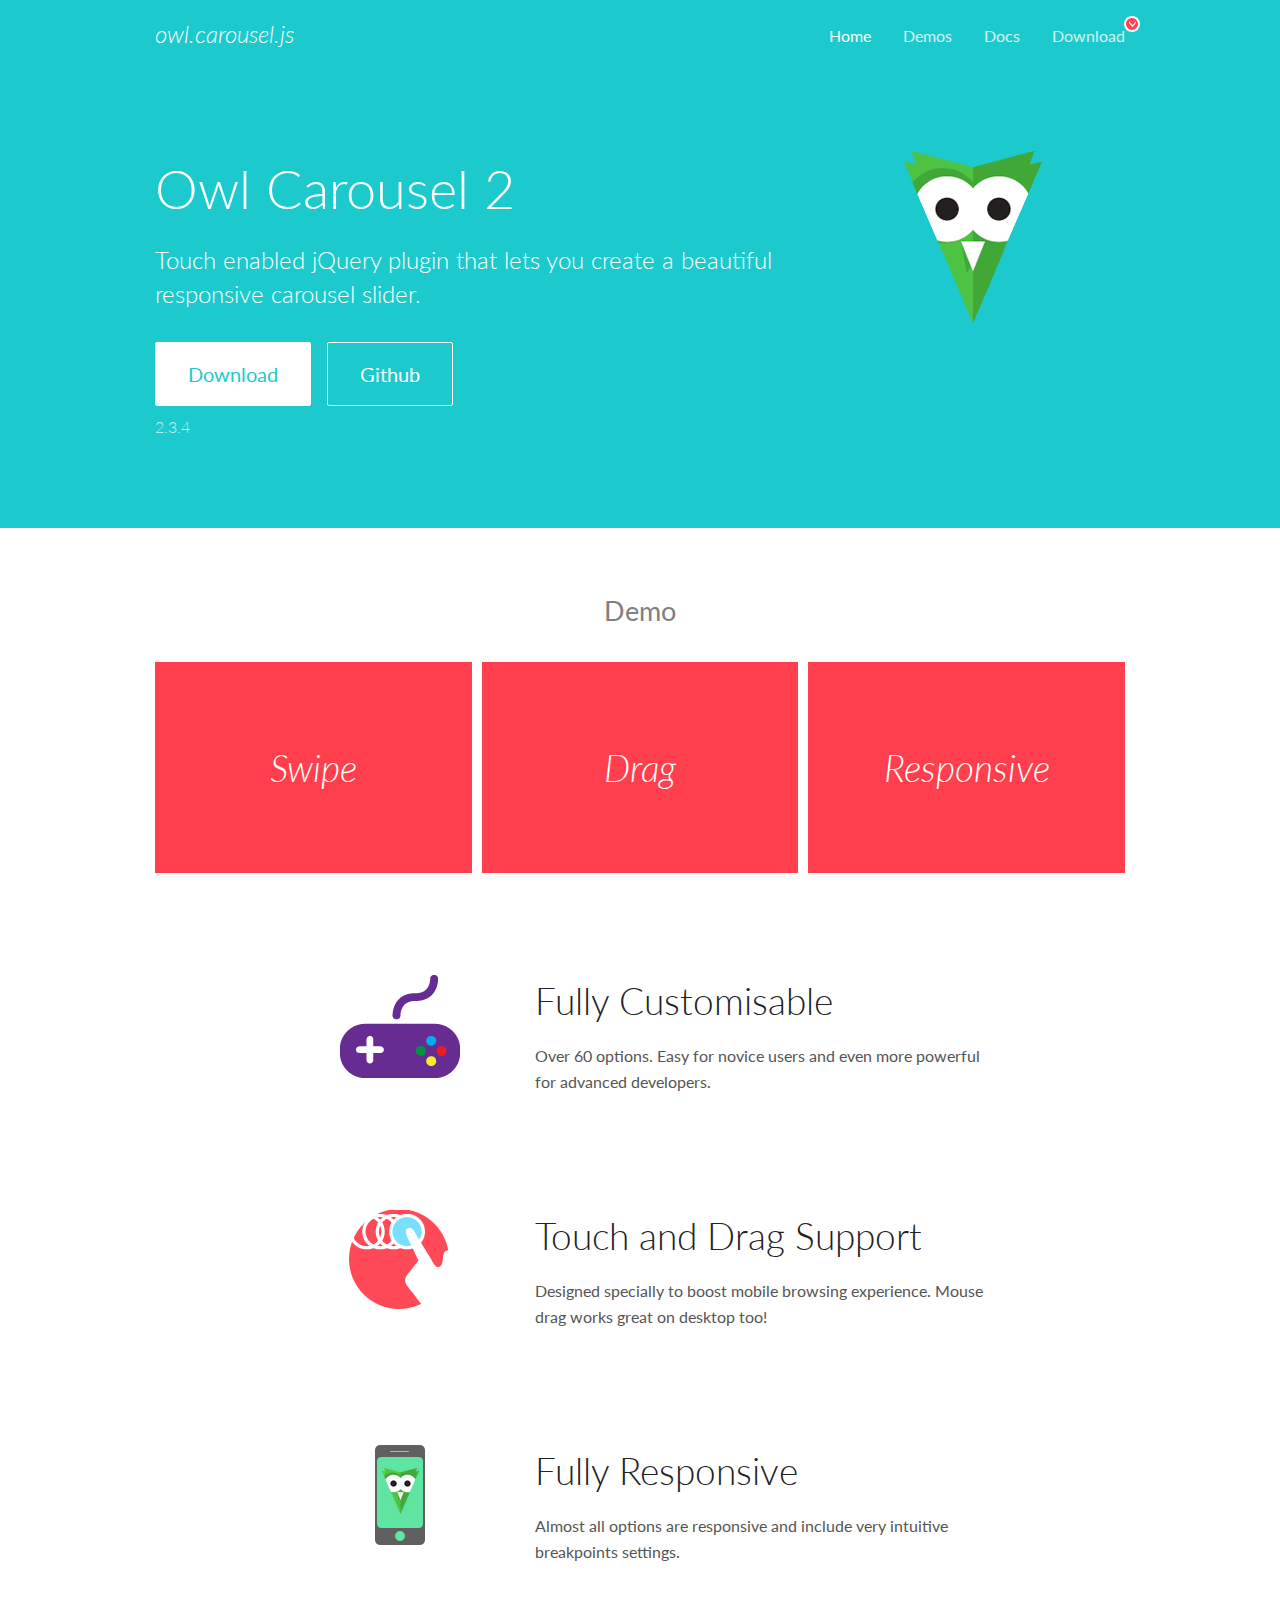
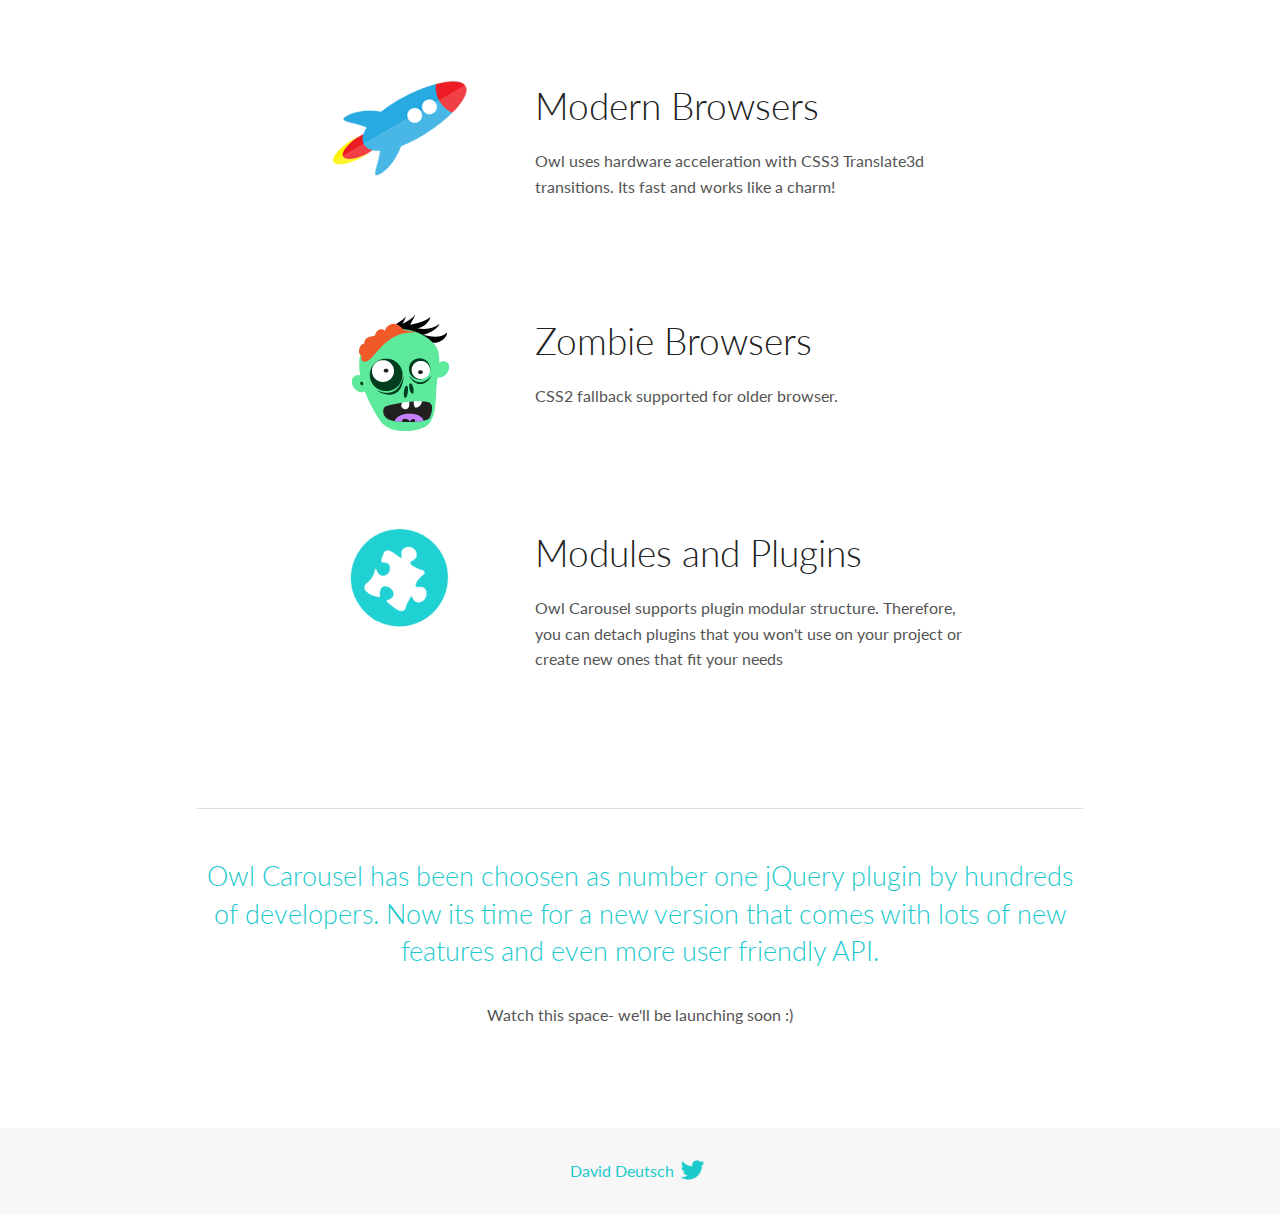
<file: lib/OwlCarousel2/docs/index.html>
<!DOCTYPE html>
<html lang="en">
  <head>

    <!-- head -->
    <meta charset="utf-8">
    <meta name="msapplication-tap-highlight" content="no" />
    <meta name="viewport" content="width=device-width, initial-scale=1.0" />
    <meta name="description" content="Touch enabled jQuery plugin that lets you create beautiful responsive carousel slider.">
    <meta name="author" content="David Deutsch">
    <title>
      Home | Owl Carousel | 2.3.4
    </title>

    <!-- Stylesheets -->
    <link href='https://fonts.googleapis.com/css?family=Lato:300,400,700,400italic,300italic' rel='stylesheet' type='text/css'>
    <link rel="stylesheet" href="assets/css/docs.theme.min.css">

    <!-- Owl Stylesheets -->
    <link rel="stylesheet" href="assets/owlcarousel/assets/owl.carousel.min.css">
    <link rel="stylesheet" href="assets/owlcarousel/assets/owl.theme.default.min.css">

    <!-- HTML5 shim and Respond.js IE8 support of HTML5 elements and media queries -->

    <!--[if lt IE 9]>
      <script src="https://oss.maxcdn.com/libs/html5shiv/3.7.0/html5shiv.js"></script>
      <script src="https://oss.maxcdn.com/libs/respond.js/1.3.0/respond.min.js"></script>
    <![endif]-->

    <!-- Favicons -->
    <link rel="apple-touch-icon-precomposed" sizes="144x144" href="assets/ico/apple-touch-icon-144-precomposed.png">
    <link rel="shortcut icon" href="assets/ico/favicon.png">
    <link rel="shortcut icon" href="favicon.ico">

    <!-- Yeah i know js should not be in header. Its required for demos.-->

    <!-- javascript -->
    <script src="assets/vendors/jquery.min.js"></script>
    <script src="assets/owlcarousel/owl.carousel.js"></script>
  </head>
  <body>

    <!-- header -->
    <header class="header">
      <div class="row">
        <div class="large-12 columns">
          <div class="brand left">
            <h3>
              <a href="/OwlCarousel2/">owl.carousel.js</a> 
            </h3>
          </div>
          <a id="toggle-nav" class="right">
            <span></span> <span></span> <span></span> 
          </a> 
          <div class="nav-bar">
            <ul class="clearfix">
              <li class="active">
                <a href="/OwlCarousel2/index.html">Home</a> 
              </li>
              <li> <a href="/OwlCarousel2/demos/demos.html">Demos</a>  </li>
              <li> <a href="/OwlCarousel2/docs/started-welcome.html">Docs</a>  </li>
              <li>
                <a href="https://github.com/OwlCarousel2/OwlCarousel2/archive/2.3.4.zip">Download</a> 
                <span class="download"></span> 
              </li>
            </ul>
          </div>
        </div>
      </div>
    </header>

    <!-- home panel -->
    <section id="hero">
      <div class="row">
        <div class="large-8 medium-8 columns">
          <h1>Owl Carousel 2</h1>
          <h4>Touch enabled jQuery plugin that lets you create a beautiful responsive carousel slider.</h4>
          <a href="https://github.com/OwlCarousel2/OwlCarousel2/archive/2.3.4.zip" class="hero-button">Download</a> 
          <a href="https://github.com/OwlCarousel2/OwlCarousel2" class="hero-button outline">Github</a> 
          <p>2.3.4</p>
        </div>
        <div class="large-4 medium-4 columns">
          <img class="owl-logo" src="assets/img/owl-logo.png" alt="mr. Owl">
        </div>
      </div>
    </section>

    <!-- body -->
    <div class="home-demo">
      <div class="row">
        <div class="large-12 columns">
          <h3>Demo</h3>
          <div class="owl-carousel">
            <div class="item">
              <h2>Swipe</h2>
            </div>
            <div class="item">
              <h2>Drag</h2>
            </div>
            <div class="item">
              <h2>Responsive</h2>
            </div>
            <div class="item">
              <h2>CSS3</h2>
            </div>
            <div class="item">
              <h2>Fast</h2>
            </div>
            <div class="item">
              <h2>Easy</h2>
            </div>
            <div class="item">
              <h2>Free</h2>
            </div>
            <div class="item">
              <h2>Upgradable</h2>
            </div>
            <div class="item">
              <h2>Tons of options</h2>
            </div>
            <div class="item">
              <h2>Infinity</h2>
            </div>
            <div class="item">
              <h2>Auto Width</h2>
            </div>
          </div>
        </div>
      </div>
    </div>
    <script>
      var owl = $('.owl-carousel');
      owl.owlCarousel({
        margin: 10,
        loop: true,
        responsive: {
          0: {
            items: 1
          },
          600: {
            items: 2
          },
          1000: {
            items: 3
          }
        }
      })
    </script>

    <!-- features -->
    <div id="features">
      <div class="row">
        <div class="small-12 medium-9 small-centered columns">
          <section class="row feature">
            <div class="medium-4 small-12 columns">
              <img src="assets/img/feature-options.png" alt="">
            </div>
            <div class="medium-8 small-12 columns">
              <h2>Fully Customisable</h2>
              <p>Over 60 options. Easy for novice users and even more powerful for advanced developers.</p>
            </div>
          </section>
          <section class="row feature">
            <div class="medium-4 small-12 columns">
              <img src="assets/img/feature-drag.png" alt="">
            </div>
            <div class="medium-8 small-12 columns">
              <h2>Touch and Drag Support</h2>
              <p>Designed specially to boost mobile browsing experience. Mouse drag works great on desktop too!</p>
            </div>
          </section>
          <section class="row feature">
            <div class="medium-4 small-12 columns">
              <img src="assets/img/feature-responsive.png" alt="">
            </div>
            <div class="medium-8 small-12 columns">
              <h2>Fully Responsive</h2>
              <p>Almost all options are responsive and include very intuitive breakpoints settings.</p>
            </div>
          </section>
          <section class="row feature">
            <div class="medium-4 small-12 columns">
              <img src="assets/img/feature-modern.png" alt="">
            </div>
            <div class="medium-8 small-12 columns">
              <h2>Modern Browsers</h2>
              <p>Owl uses hardware acceleration with CSS3 Translate3d transitions. Its fast and works like a charm! </p>
            </div>
          </section>
          <section class="row feature">
            <div class="medium-4 small-12 columns">
              <img src="assets/img/feature-zombie.png" alt="">
            </div>
            <div class="medium-8 small-12 columns">
              <h2>Zombie Browsers</h2>
              <p>CSS2 fallback supported for older browser.</p>
            </div>
          </section>
          <section class="row feature">
            <div class="medium-4 small-12 columns">
              <img src="assets/img/feature-module.png" alt="">
            </div>
            <div class="medium-8 small-12 columns">
              <h2>Modules and Plugins</h2>
              <p>Owl Carousel supports plugin modular structure. Therefore, you can detach plugins that you won&#x27;t use on your project or create new ones that fit your needs</p>
            </div>
          </section>
        </div>
      </div>
    </div>

    <!-- footer -->
    <section id="teaser-text">
      <div class="row">
        <div class="small-12 medium-11 small-centered columns">
          <hr>
          <h3 id="owl-carousel-has-been-choosen-as-number-one-jquery-plugin-by-hundreds-of-developers-now-its-time-for-a-new-version-that-comes-with-lots-of-new-features-and-even-more-user-friendly-api-">Owl Carousel has been choosen as number one jQuery plugin by hundreds of developers. Now its time for a new version that comes with lots of new features and even more user friendly API.</h3>
          <p>Watch this space- we&#39;ll be launching soon :)</p>
        </div>
      </div>
    </section>

    <!-- footer -->
    <footer class="footer">
      <div class="row">
        <div class="large-12 columns">
          <h5>
            <a href="/OwlCarousel2/docs/support-contact.html">David Deutsch</a> 
            <a id="custom-tweet-button" href="https://twitter.com/share?url=https://github.com/OwlCarousel2/OwlCarousel2&text=Owl Carousel - This is so awesome! " target="_blank"></a> 
          </h5>
        </div>
      </div>
    </footer>

    <!-- vendors -->
    <script src="assets/vendors/highlight.js"></script>
    <script src="assets/js/app.js"></script>
  </body>
</html>
</file>
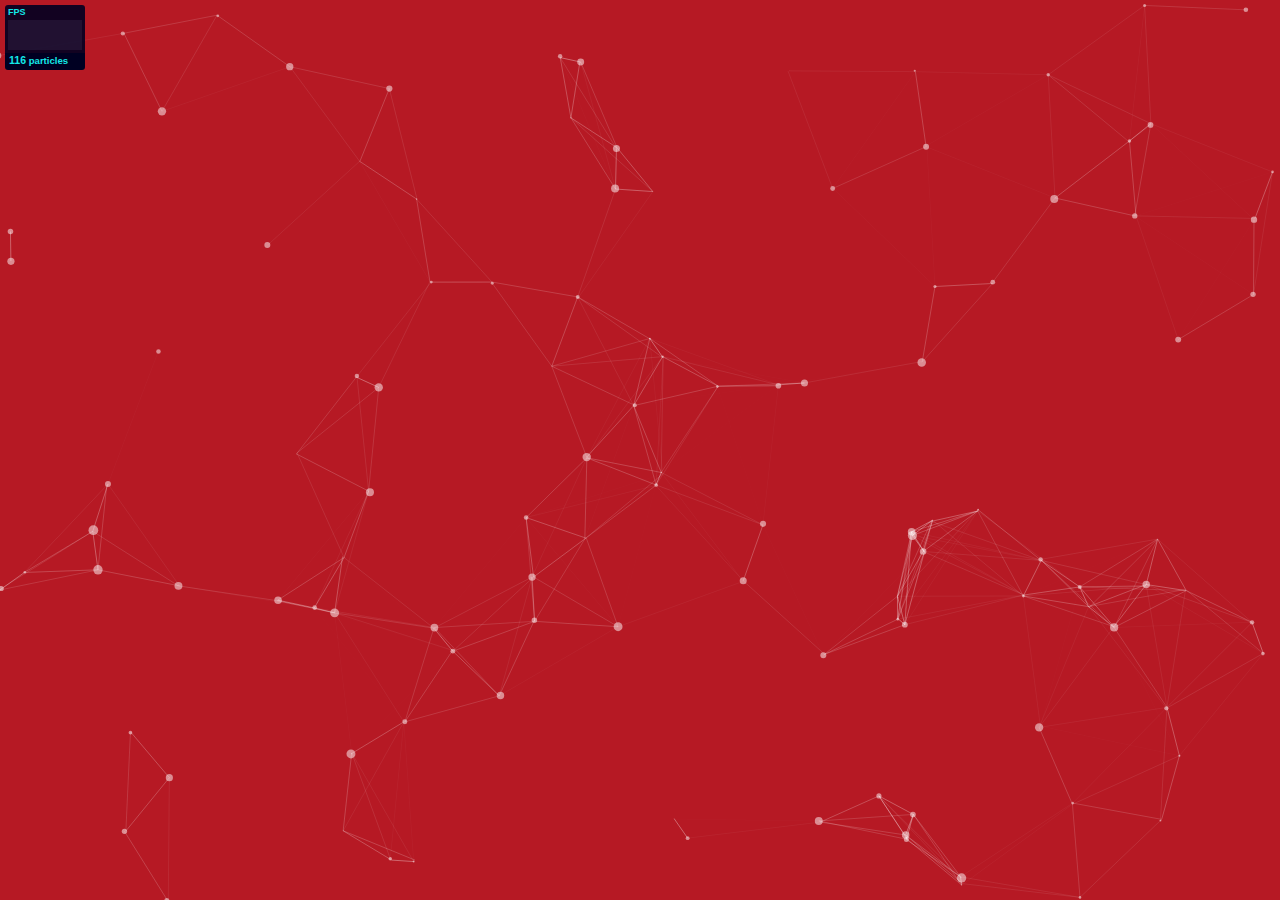
<file: lib/particles.js-master/demo/index.html>
<!DOCTYPE html>
<html lang="en">
<head>
  <meta charset="utf-8">
  <title>particles.js</title>
  <meta name="description" content="particles.js is a lightweight JavaScript library for creating particles.">
  <meta name="author" content="Vincent Garreau" />
  <meta name="viewport" content="width=device-width, initial-scale=1.0, minimum-scale=1.0, maximum-scale=1.0, user-scalable=no">
  <link rel="stylesheet" media="screen" href="css/style.css">
</head>
<body>

<!-- count particles -->
<div class="count-particles">
  <span class="js-count-particles">--</span> particles
</div>

<!-- particles.js container -->
<div id="particles-js"></div>

<!-- scripts -->
<script src="../particles.js"></script>
<script src="js/app.js"></script>

<!-- stats.js -->
<script src="js/lib/stats.js"></script>
<script>
  var count_particles, stats, update;
  stats = new Stats;
  stats.setMode(0);
  stats.domElement.style.position = 'absolute';
  stats.domElement.style.left = '0px';
  stats.domElement.style.top = '0px';
  document.body.appendChild(stats.domElement);
  count_particles = document.querySelector('.js-count-particles');
  update = function() {
    stats.begin();
    stats.end();
    if (window.pJSDom[0].pJS.particles && window.pJSDom[0].pJS.particles.array) {
      count_particles.innerText = window.pJSDom[0].pJS.particles.array.length;
    }
    requestAnimationFrame(update);
  };
  requestAnimationFrame(update);
</script>

</body>
</html>
</file>
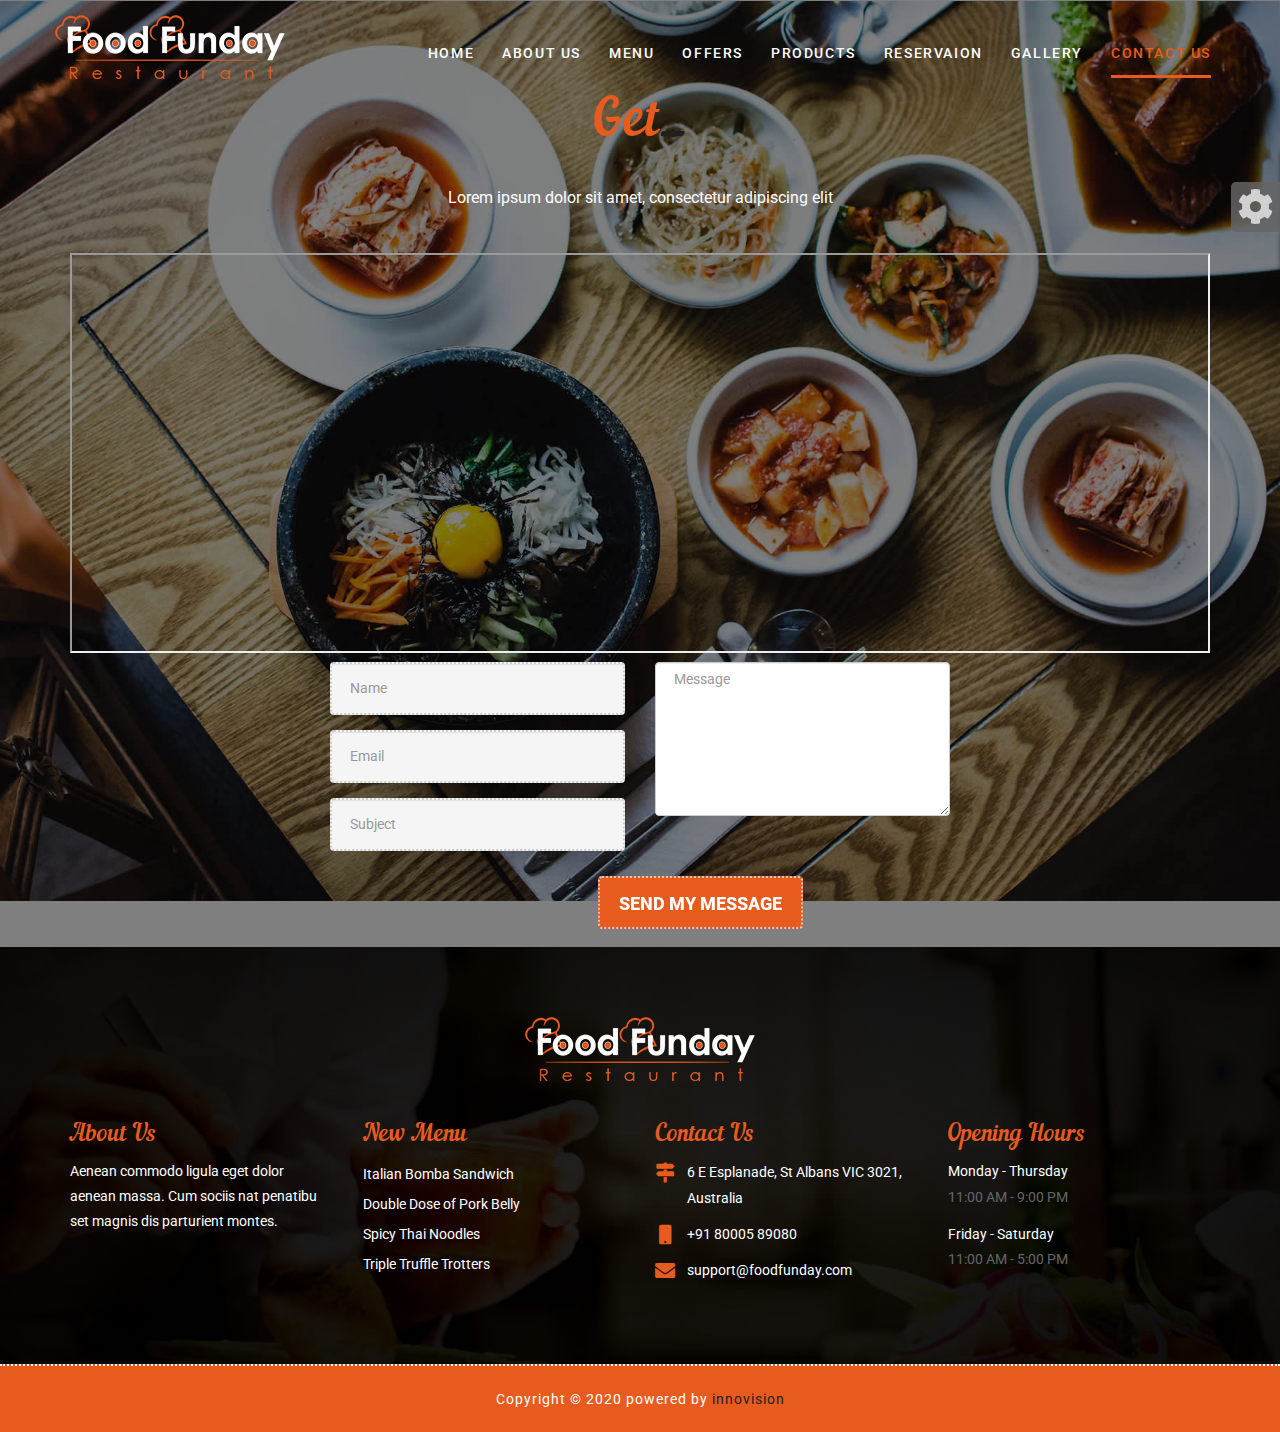
<file: contact.html>
<!DOCTYPE html>
<html lang="en">

<head>

    <!-- Basic -->
    <meta charset="utf-8">
    <meta http-equiv="X-UA-Compatible" content="IE=edge">

    <!-- Mobile Metas -->
    <meta name="viewport" content="width=device-width, maximum-scale=1, initial-scale=1, user-scalable=0">

    <!-- Site Metas -->
    <title>Husky Restro & Cafe</title>
    <meta name="keywords" content="">
    <meta name="description" content="">
    <meta name="author" content="">

    <!-- Site Icons -->
    <link rel="shortcut icon" href="images/favicon.ico" type="image/x-icon" />
    <link rel="apple-touch-icon" href="images/apple-touch-icon.png">

    <!-- Bootstrap CSS -->
    <link rel="stylesheet" href="css/bootstrap.min.css">

    <!-- Site CSS -->
    <link rel="stylesheet" href="css/style.css">
    <!-- Responsive CSS -->
    <link rel="stylesheet" href="css/responsive.css">
    <!-- color -->
    <link id="changeable-colors" rel="stylesheet" href="css/colors/orange.css" />

    <!-- shop css -->
    <link href="css/shop.css" type="text/css" rel="stylesheet" media="all">
    <link rel="stylesheet" href="css/owl.carousel.min.css">
    <!-- Owl-Carousel-CSS -->
   
    <!-- font-awesome icons -->
    <link href="css/fontawesome-all.min.css" rel="stylesheet">
    <!-- //Custom Theme files -->
    <!-- online-fonts -->
    <link href="//fonts.googleapis.com/css?family=Elsie+Swash+Caps:400,900" rel="stylesheet">
    <link href="//fonts.googleapis.com/css?family=Source+Sans+Pro:200,200i,300,300i,400,400i,600,600i,700,700i,900,900i" rel="stylesheet">
    <!-- //online-fonts -->

    <!-- Modernizer -->
    <script src="js/modernizer.js"></script>

    <!--[if lt IE 9]>
      <script src="https://oss.maxcdn.com/libs/html5shiv/3.7.0/html5shiv.js"></script>
      <script src="https://oss.maxcdn.com/libs/respond.js/1.4.2/respond.min.js"></script>
    <![endif]-->

    <script>
        addEventListener("load", function () {
            setTimeout(hideURLbar, 0);
        }, false);

        function hideURLbar() {
            window.scrollTo(0, 1);
        }
    </script>




</head>

<body>
    <div id="loader">
        <div id="status"></div>
    </div>
    <div id="site-header">
        <header id="header" class="header-block-top">
            <div class="container">
                <div class="row">
                    <div class="main-menu">
                        <!-- navbar -->
                        <nav class="navbar navbar-default" id="mainNav">
                            <div class="navbar-header">
                                <button type="button" class="navbar-toggle collapsed" data-toggle="collapse" data-target="#navbar" aria-expanded="false" aria-controls="navbar">
                                    <span class="sr-only">Toggle navigation</span>
                                    <span class="icon-bar"></span>
                                    <span class="icon-bar"></span>
                                    <span class="icon-bar"></span>
                                </button>
                                <div class="logo">
                                    <a class="navbar-brand js-scroll-trigger logo-header" href="#">
                                        <img src="images/logo.png" alt="">
                                    </a>
                                </div>
                            </div>
                            <div id="navbar" class="navbar-collapse collapse">

                                <ul class="nav navbar-nav navbar-right">
                                     <li><a href="index.html#banner">Home</a></li>
                                    <li><a href="index.html#about">About us</a></li>
                                    <li><a href="index.html#menu">Menu</a></li>
                                    
                                    <li><a href="index.html#offers">Offers</a></li>
                                     <li><a href="index.html#products">Products</a></li>
                                    <li><a href="index.html#reservation">Reservaion</a></li>
                                    <li><a href="gallery.html">Gallery</a></li>
                                    <li class="active"><a href="contact.html">Contact us</a></li>
                                </ul>
                            </div>
                            <!-- end nav-collapse -->
                        </nav>
                        <!-- end navbar -->
                    </div>
                </div>
                <!-- end row -->
            </div>
            <!-- end container-fluid -->
        </header>
        <!-- end header -->
    </div>
	<!-- end site-header -->

    <div id="footer" class="footer-main">
        <div class="footer-news pad-top-100 pad-bottom-70 parallax">
            <div class="container">
                <div class="row">
                    <div class="col-lg-12 col-md-12 col-sm-12 col-xs-12">
                        <div class="wow fadeIn" data-wow-duration="1s" data-wow-delay="0.1s">
                            <h2 class="ft-title text-center"><span class="typer" id="some-id" data-delay="200" data-delim=":" data-words="Get Derections:Contact Us:Wrie To Us" data-colors="red"></span><span class="cursor" data-cursorDisplay="_" data-owner="some-id"></span></h2>
                            <p> Lorem ipsum dolor sit amet, consectetur adipiscing elit</p>
                        </div>
                        <center>
                       
                            <iframe src="https://www.google.com/maps/embed?pb=!1m18!1m12!1m3!1d3023.9503398796587!2d-73.9940307!3d40.719109700000004!2m3!1f0!2f0!3f0!3m2!1i1024!2i768!4f13.1!3m3!1m2!1s0x89c25a27e2f24131%3A0x64ffc98d24069f02!2sCANADA!5e0!3m2!1sen!2sin!4v1441710758555"
                                allowfullscreen style="width: 100%;height: 400px;"></iframe>
                       
                        </center>
                          
                    </div>
                    <!-- end col -->
                    <div class="col-lg-12 col-md-12 col-sm-12 col-xs-12">
                        <div class="banner-static">
                            <div class="banner-text">
                                <div class="banner-cell">
                                   

                                    <form class="reservation-form" method="post" action="{{ route('contact.send') }}">
                                        
                                        <div class="col-md-6 col-sm-6">
                                            <div class="form-group">
                                                <input  name="name" type="text" class="form-control" id="name" required="required" placeholder="  Name">
                                            </div>
                                            <div class="form-group">
                                                <input name="email" type="email" class="form-control" id="email" required="required" placeholder="  Email">
                                            </div>
                                            <div class="form-group">
                                                <input name="subject" type="text" class="form-control" id="subject" required="required" placeholder="  Subject">
                                            </div>
                                        </div>

                                        <div class="col-md-6 col-sm-6">
                                            <textarea name="message" type="text" class="form-control" id="message" rows="7" required="required" placeholder="  Message"></textarea>
                                        </div>

                                        <div class="col-md-6 col-md-offset-3 col-sm-6 col-sm-offset-3" style="margin-top: 10px;">
                                             <div class="book-btn">
                                                <a href="#reservation" class="table-btn hvr-underline-from-center">Send my Message</a>
                                            </div>
                                        </div>
                                    </form>
                                </div>
                                <!-- end banner-cell -->
                            </div>
                            <!-- end banner-text -->
                        </div>                    
                        <!-- end banner-static -->
                    </div>
                <!-- end col -->
                </div>
                <!-- end row -->
            </div>
            <!-- end container -->
        </div>
        <!-- end footer-news -->
        <div class="footer-box pad-top-70">
            <div class="container">
                <div class="row">
                    <div class="footer-in-main">
                        <div class="footer-logo">
                            <div class="text-center">
                                <img src="images/logo.png" alt="" />
                            </div>
                        </div>
                        <div class="col-lg-3 col-md-3 col-sm-6 col-xs-12">
                            <div class="footer-box-a">
                                <h3>About Us</h3>
                                <p>Aenean commodo ligula eget dolor aenean massa. Cum sociis nat penatibu set magnis dis parturient montes.</p>
                                <ul class="socials-box footer-socials pull-left">
                                    <li>
                                        <a href="#">
                                            <div class="social-circle-border"><i class="fa  fa-facebook"></i></div>
                                        </a>
                                    </li>
                                    <li>
                                        <a href="#">
                                            <div class="social-circle-border"><i class="fa fa-twitter"></i></div>
                                        </a>
                                    </li>
                                    <li>
                                        <a href="#">
                                            <div class="social-circle-border"><i class="fa fa-google-plus"></i></div>
                                        </a>
                                    </li>
                                    <li>
                                        <a href="#">
                                            <div class="social-circle-border"><i class="fa fa-pinterest"></i></div>
                                        </a>
                                    </li>
                                    <li>
                                        <a href="#">
                                            <div class="social-circle-border"><i class="fa fa-linkedin"></i></div>
                                        </a>
                                    </li>
                                </ul>

                            </div>
                            <!-- end footer-box-a -->
                        </div>
                        <!-- end col -->
                        <div class="col-lg-3 col-md-3 col-sm-6 col-xs-12">
                            <div class="footer-box-b">
                                <h3>New Menu</h3>
                                <ul>
                                    <li><a href="#">Italian Bomba Sandwich</a></li>
                                    <li><a href="#">Double Dose of Pork Belly</a></li>
                                    <li><a href="#">Spicy Thai Noodles</a></li>
                                    <li><a href="#">Triple Truffle Trotters</a></li>
                                </ul>
                            </div>
                            <!-- end footer-box-b -->
                        </div>
                        <!-- end col -->
                        <div class="col-lg-3 col-md-3 col-sm-6 col-xs-12">
                            <div class="footer-box-c">
                                <h3>Contact Us</h3>
                                <p>
                                    <i class="fa fa-map-signs" aria-hidden="true"></i>
                                    <span>6 E Esplanade, St Albans VIC 3021, Australia</span>
                                </p>
                                <p>
                                    <i class="fa fa-mobile" aria-hidden="true"></i>
                                    <span>
                                    +91 80005 89080 
                                </span>
                                </p>
                                <p>
                                    <i class="fa fa-envelope" aria-hidden="true"></i>
                                    <span><a href="#">support@foodfunday.com</a></span>
                                </p>
                            </div>
                            <!-- end footer-box-c -->
                        </div>
                        <!-- end col -->
                        <div class="col-lg-3 col-md-3 col-sm-6 col-xs-12">
                            <div class="footer-box-d">
                                <h3>Opening Hours</h3>

                                <ul>
                                    <li>
                                        <p>Monday - Thursday </p>
                                        <span> 11:00 AM - 9:00 PM</span>
                                    </li>
                                    <li>
                                        <p>Friday - Saturday </p>
                                        <span>  11:00 AM - 5:00 PM</span>
                                    </li>
                                </ul>
                            </div>
                            <!-- end footer-box-d -->
                        </div>
                        <!-- end col -->
                    </div>
                    <!-- end footer-in-main -->
                </div>
                <!-- end row -->
            </div>
            <!-- end container -->
            <div id="copyright" class="copyright-main">
                <div class="container">
                    <div class="row">
                        <div class="col-lg-12 col-md-12 col-sm-12 col-xs-12">
                            <h6 class="copy-title"> Copyright &copy; 2020 powered by <a href="#" target="_blank">innovision</a> </h6>
                        </div>
                    </div>
                    <!-- end row -->
                </div>
                <!-- end container -->
            </div>
            <!-- end copyright-main -->
        </div>
        <!-- end footer-box -->
    </div>

   
    </div>
    <!-- end footer-main -->

    <a href="#" class="scrollup" style="display: none;">Scroll</a>

    <section id="color-panel" class="close-color-panel">
        <a class="panel-button gray2"><i class="fa fa-cog fa-spin fa-2x"></i></a>
        <!-- Colors -->
        <div class="segment">
            <h4 class="gray2 normal no-padding">Color Scheme</h4>
            <a title="orange" class="switcher orange-bg"></a>
            <a title="strong-blue" class="switcher strong-blue-bg"></a>
            <a title="moderate-green" class="switcher moderate-green-bg"></a>
            <a title="vivid-yellow" class="switcher vivid-yellow-bg"></a>
        </div>
    </section>

    <!-- ALL JS FILES -->
    <script src="js/all.js"></script>
    <script src="js/bootstrap.min.js"></script>
    <!-- ALL PLUGINS -->
    <script src="js/custom.js"></script>

   
</body>

</html>
</file>
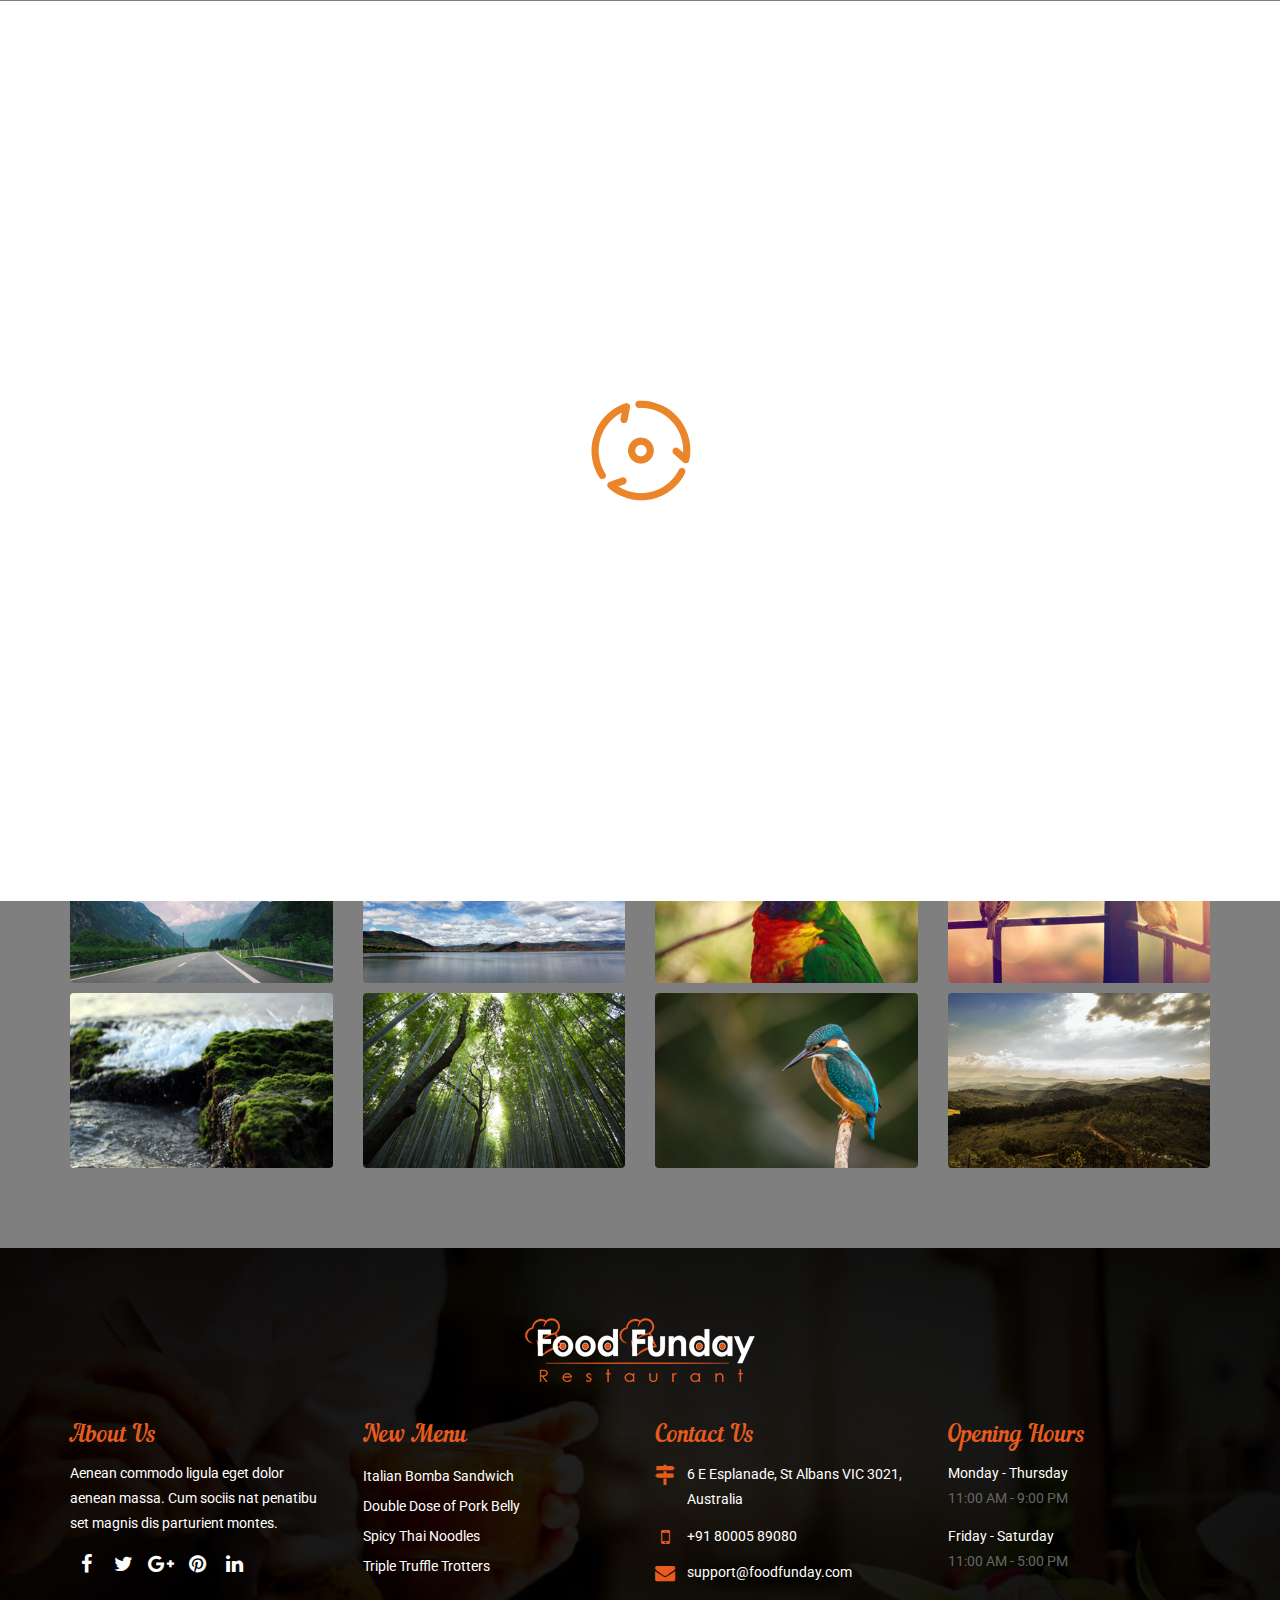
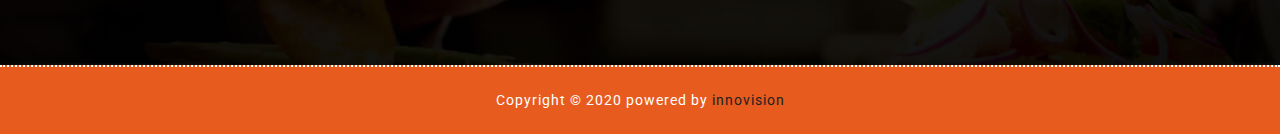
<file: gallery.html>
<!DOCTYPE html>
<html lang="en">

<head>

    <!-- Basic -->
    <meta charset="utf-8">
    <meta http-equiv="X-UA-Compatible" content="IE=edge">

    <!-- Mobile Metas -->
    <meta name="viewport" content="width=device-width, maximum-scale=1, initial-scale=1, user-scalable=0">

    <!-- Site Metas -->
    <title>Husky Restro & Cafe</title>
    <meta name="keywords" content="">
    <meta name="description" content="">
    <meta name="author" content="">

    <!-- Site Icons -->
    <link rel="shortcut icon" href="images/favicon.ico" type="image/x-icon" />
    <link rel="apple-touch-icon" href="images/apple-touch-icon.png">

    <!-- Bootstrap CSS -->
    <link rel="stylesheet" href="css/bootstrap.min.css">

    <!-- Site CSS -->
    <link rel="stylesheet" href="css/style.css">
    <!-- Responsive CSS -->
    <link rel="stylesheet" href="css/responsive.css">
    <!-- color -->
    <link id="changeable-colors" rel="stylesheet" href="css/colors/orange.css" />

    <!-- shop css -->
    <link href="css/shop.css" type="text/css" rel="stylesheet" media="all">
    <link rel="stylesheet" href="css/owl.carousel.min.css">
    <!-- Owl-Carousel-CSS -->
    <link href="lib/light-gallery/css/lightgallery.css" rel="stylesheet">
       
    <!-- font-awesome icons -->
    <link href="css/fontawesome-all.min.css" rel="stylesheet">
    <!-- //Custom Theme files -->
    <!-- online-fonts -->
    <link href="//fonts.googleapis.com/css?family=Elsie+Swash+Caps:400,900" rel="stylesheet">
    <link href="//fonts.googleapis.com/css?family=Source+Sans+Pro:200,200i,300,300i,400,400i,600,600i,700,700i,900,900i" rel="stylesheet">
    <!-- //online-fonts -->

   
    <link rel="stylesheet" type="text/css" href="https://cdnjs.cloudflare.com/ajax/libs/font-awesome/4.7.0/css/font-awesome.css">


    <!-- Modernizer -->
    <script src="js/modernizer.js"></script>

    <!--[if lt IE 9]>
      <script src="https://oss.maxcdn.com/libs/html5shiv/3.7.0/html5shiv.js"></script>
      <script src="https://oss.maxcdn.com/libs/respond.js/1.4.2/respond.min.js"></script>
    <![endif]-->

    <script>
        addEventListener("load", function () {
            setTimeout(hideURLbar, 0);
        }, false);

        function hideURLbar() {
            window.scrollTo(0, 1);
        }
    </script>
</head>

<body>
    <div id="loader">
        <div id="status"></div>
    </div>
    <div id="site-header">
        <header id="header" class="header-block-top">
            <div class="container">
                <div class="row">
                    <div class="main-menu">
                        <!-- navbar -->
                        <nav class="navbar navbar-default" id="mainNav">
                            <div class="navbar-header">
                                <button type="button" class="navbar-toggle collapsed" data-toggle="collapse" data-target="#navbar" aria-expanded="false" aria-controls="navbar">
                                    <span class="sr-only">Toggle navigation</span>
                                    <span class="icon-bar"></span>
                                    <span class="icon-bar"></span>
                                    <span class="icon-bar"></span>
                                </button>
                                <div class="logo">
                                    <a class="navbar-brand js-scroll-trigger logo-header" href="#">
                                        <img src="images/logo.png" alt="">
                                    </a>
                                </div>
                            </div>
                            <div id="navbar" class="navbar-collapse collapse">

                                <ul class="nav navbar-nav navbar-right">
                                    <li><a href="index.html#banner">Home</a></li>
                                    <li><a href="index.html#about">About us</a></li>
                                    <li><a href="index.html#menu">Menu</a></li>
                                
                                    <li><a href="index.html#offers">Offers</a></li>
                                     <li><a href="index.html#products">Products</a></li>
                                    <li><a href="index.html#reservation">Reservaion</a></li>
                                    <li class="active"><a href="gallery.html">Gallery</a></li>
                                    <li><a href="contact.html">Contact us</a></li>
                                </ul>
                            </div>
                            <!-- end nav-collapse -->
                        </nav>
                        <!-- end navbar -->
                    </div>
                </div>
                <!-- end row -->
            </div>
            <!-- end container-fluid -->
        </header>
        <!-- end header -->
    </div>
	<!-- end site-header -->
   
   <div id="gallery" class="footer-main">
        <div class="footer-news pad-top-100 pad-bottom-70 parallax">
            <div class="container">
                <div class="row">
                    <div class="col-lg-12 col-md-12 col-sm-12 col-xs-12">
                        <div class="wow fadeIn" data-wow-duration="1s" data-wow-delay="0.1s">
                            <h2 class="ft-title text-center"><span class="typer" id="some-id" data-delay="200" data-delim=":" data-words="Get Gallery:Poperty:Husky" data-colors="red"></span><span class="cursor" data-cursorDisplay="_" data-owner="some-id"></span></h2>
                            <p> Lorem ipsum dolor sit amet, consectetur adipiscing elit</p>
                        </div>
                       
                          
                    </div>
                    <!-- end col -->
                    <div class="col-lg-12 col-md-12 col-sm-12-col-xs-12">    
                        <div class="body">
                            <div id="aniimated-thumbnials" class="list-unstyled row clearfix">
                                        <div class="col-lg-3 col-md-4 col-sm-6 col-xs-6">
                                            <a href="img/1.jpg" data-sub-html="Description">
                                                <img class="img-responsive thumbnail" src="img/thumb/thumb-1.jpg">
                                            </a>
                                        </div>
                                        <div class="col-lg-3 col-md-4 col-sm-6 col-xs-6">
                                            <a href="img/2.jpg" data-sub-html="Description">
                                                <img class="img-responsive thumbnail" src="img/thumb/thumb-2.jpg">
                                            </a>
                                        </div>
                                        <div class="col-lg-3 col-md-4 col-sm-6 col-xs-6">
                                            <a href="img/3.jpg" data-sub-html="Description">
                                                <img class="img-responsive thumbnail" src="img/thumb/thumb-3.jpg">
                                            </a>
                                        </div>
                                        <div class="col-lg-3 col-md-4 col-sm-6 col-xs-6">
                                            <a href="img/4.jpg" data-sub-html="Description">
                                                <img class="img-responsive thumbnail" src="img/thumb/thumb-4.jpg">
                                            </a>
                                        </div>
                                        <div class="col-lg-3 col-md-4 col-sm-6 col-xs-6">
                                            <a href="img/5.jpg" data-sub-html="Description">
                                                <img class="img-responsive thumbnail" src="img/thumb/thumb-5.jpg">
                                            </a>
                                        </div>
                                        <div class="col-lg-3 col-md-4 col-sm-6 col-xs-6">
                                            <a href="img/6.jpg" data-sub-html="Description">
                                                <img class="img-responsive thumbnail" src="img/thumb/thumb-6.jpg">
                                            </a>
                                        </div>
                                        <div class="col-lg-3 col-md-4 col-sm-6 col-xs-6">
                                            <a href="img/7.jpg" data-sub-html="Description">
                                                <img class="img-responsive thumbnail" src="img/thumb/thumb-7.jpg">
                                            </a>
                                        </div>
                                        <div class="col-lg-3 col-md-4 col-sm-6 col-xs-6">
                                            <a href="img/8.jpg" data-sub-html="Description">
                                                <img class="img-responsive thumbnail" src="img/thumb/thumb-8.jpg">
                                            </a>
                                        </div>
                                        <div class="col-lg-3 col-md-4 col-sm-6 col-xs-6">
                                            <a href="img/9.jpg" data-sub-html="Description">
                                                <img class="img-responsive thumbnail" src="img/thumb/thumb-9.jpg">
                                            </a>
                                        </div>
                                        <div class="col-lg-3 col-md-4 col-sm-6 col-xs-6">
                                            <a href="img/10.jpg" data-sub-html="Description">
                                                <img class="img-responsive thumbnail" src="img/thumb/thumb-10.jpg">
                                            </a>
                                        </div>
                                        <div class="col-lg-3 col-md-4 col-sm-6 col-xs-6">
                                            <a href="img/11.jpg" data-sub-html="Description">
                                                <img class="img-responsive thumbnail" src="img/thumb/thumb-11.jpg">
                                            </a>
                                        </div>
                                        <div class="col-lg-3 col-md-4 col-sm-6 col-xs-6">
                                            <a href="img/12.jpg" data-sub-html="Description">
                                                <img class="img-responsive thumbnail" src="img/thumb/thumb-12.jpg">
                                            </a>
                                        </div>
                                        <div class="col-lg-3 col-md-4 col-sm-6 col-xs-6">
                                            <a href="img/13.jpg" data-sub-html="Description">
                                                <img class="img-responsive thumbnail" src="img/thumb/thumb-13.jpg">
                                            </a>
                                        </div>
                                        <div class="col-lg-3 col-md-4 col-sm-6 col-xs-6">
                                            <a href="img/14.jpg" data-sub-html="Description">
                                                <img class="img-responsive thumbnail" src="img/thumb/thumb-14.jpg">
                                            </a>
                                        </div>
                                        <div class="col-lg-3 col-md-4 col-sm-6 col-xs-6">
                                            <a href="img/15.jpg" data-sub-html="Description">
                                                <img class="img-responsive thumbnail" src="img/thumb/thumb-15.jpg">
                                            </a>
                                        </div>
                                        <div class="col-lg-3 col-md-4 col-sm-6 col-xs-6">
                                            <a href="img/16.jpg" data-sub-html="Description">
                                                <img class="img-responsive thumbnail" src="img/thumb/thumb-16.jpg">
                                            </a>
                                        </div>
                                        <div class="col-lg-3 col-md-4 col-sm-6 col-xs-6">
                                            <a href="img/17.jpg" data-sub-html="Description">
                                                <img class="img-responsive thumbnail" src="img/thumb/thumb-17.jpg">
                                            </a>
                                        </div>
                                        <div class="col-lg-3 col-md-4 col-sm-6 col-xs-6">
                                            <a href="img/18.jpg" data-sub-html="Description">
                                                <img class="img-responsive thumbnail" src="img/thumb/thumb-18.jpg">
                                            </a>
                                        </div>
                                        <div class="col-lg-3 col-md-4 col-sm-6 col-xs-6">
                                            <a href="img/19.jpg" data-sub-html="Description">
                                                <img class="img-responsive thumbnail" src="img/thumb/thumb-19.jpg">
                                            </a>
                                        </div>
                                        <div class="col-lg-3 col-md-4 col-sm-6 col-xs-6">
                                            <a href="img/20.jpg" data-sub-html="Description">
                                                <img class="img-responsive thumbnail" src="img/thumb/thumb-20.jpg">
                                            </a>
                                        </div>
                            </div>
                        </div>
                    </div>
                </div>
                <!-- end row -->
            </div>
            <!-- end container -->
        </div>
        <!-- end footer-news -->

    </div>

    <div id="footer" class="footer-main">
        <!-- end footer-news -->
        <div class="footer-box pad-top-70">
            <div class="container">
                <div class="row">
                    <div class="footer-in-main">
                        <div class="footer-logo">
                            <div class="text-center">
                                <img src="images/logo.png" alt="" />
                            </div>
                        </div>
                        <div class="col-lg-3 col-md-3 col-sm-6 col-xs-12">
                            <div class="footer-box-a">
                                <h3>About Us</h3>
                                <p>Aenean commodo ligula eget dolor aenean massa. Cum sociis nat penatibu set magnis dis parturient montes.</p>
                                <ul class="socials-box footer-socials pull-left">
                                    <li>
                                        <a href="#">
                                            <div class="social-circle-border"><i class="fa  fa-facebook"></i></div>
                                        </a>
                                    </li>
                                    <li>
                                        <a href="#">
                                            <div class="social-circle-border"><i class="fa fa-twitter"></i></div>
                                        </a>
                                    </li>
                                    <li>
                                        <a href="#">
                                            <div class="social-circle-border"><i class="fa fa-google-plus"></i></div>
                                        </a>
                                    </li>
                                    <li>
                                        <a href="#">
                                            <div class="social-circle-border"><i class="fa fa-pinterest"></i></div>
                                        </a>
                                    </li>
                                    <li>
                                        <a href="#">
                                            <div class="social-circle-border"><i class="fa fa-linkedin"></i></div>
                                        </a>
                                    </li>
                                </ul>

                            </div>
                            <!-- end footer-box-a -->
                        </div>
                        <!-- end col -->
                        <div class="col-lg-3 col-md-3 col-sm-6 col-xs-12">
                            <div class="footer-box-b">
                                <h3>New Menu</h3>
                                <ul>
                                    <li><a href="#">Italian Bomba Sandwich</a></li>
                                    <li><a href="#">Double Dose of Pork Belly</a></li>
                                    <li><a href="#">Spicy Thai Noodles</a></li>
                                    <li><a href="#">Triple Truffle Trotters</a></li>
                                </ul>
                            </div>
                            <!-- end footer-box-b -->
                        </div>
                        <!-- end col -->
                        <div class="col-lg-3 col-md-3 col-sm-6 col-xs-12">
                            <div class="footer-box-c">
                                <h3>Contact Us</h3>
                                <p>
                                    <i class="fa fa-map-signs" aria-hidden="true"></i>
                                    <span>6 E Esplanade, St Albans VIC 3021, Australia</span>
                                </p>
                                <p>
                                    <i class="fa fa-mobile" aria-hidden="true"></i>
                                    <span>
                                    +91 80005 89080 
                                </span>
                                </p>
                                <p>
                                    <i class="fa fa-envelope" aria-hidden="true"></i>
                                    <span><a href="#">support@foodfunday.com</a></span>
                                </p>
                            </div>
                            <!-- end footer-box-c -->
                        </div>
                        <!-- end col -->
                        <div class="col-lg-3 col-md-3 col-sm-6 col-xs-12">
                            <div class="footer-box-d">
                                <h3>Opening Hours</h3>

                                <ul>
                                    <li>
                                        <p>Monday - Thursday </p>
                                        <span> 11:00 AM - 9:00 PM</span>
                                    </li>
                                    <li>
                                        <p>Friday - Saturday </p>
                                        <span>  11:00 AM - 5:00 PM</span>
                                    </li>
                                </ul>
                            </div>
                            <!-- end footer-box-d -->
                        </div>
                        <!-- end col -->
                    </div>
                    <!-- end footer-in-main -->
                </div>
                <!-- end row -->
            </div>
            <!-- end container -->
            <div id="copyright" class="copyright-main">
                <div class="container">
                    <div class="row">
                        <div class="col-lg-12 col-md-12 col-sm-12 col-xs-12">
                            <h6 class="copy-title"> Copyright &copy; 2020 powered by <a href="#" target="_blank">innovision</a> </h6>
                        </div>
                    </div>
                    <!-- end row -->
                </div>
                <!-- end container -->
            </div>
            <!-- end copyright-main -->
        </div>
        <!-- end footer-box -->
    </div>
    <!-- end footer-main -->

    <a href="#" class="scrollup" style="display: none;">Scroll</a>

    <section id="color-panel" class="close-color-panel">
        <a class="panel-button gray2"><i class="fa fa-cog fa-spin fa-2x"></i></a>
        <!-- Colors -->
        <div class="segment">
            <h4 class="gray2 normal no-padding">Color Scheme</h4>
            <a title="orange" class="switcher orange-bg"></a>
            <a title="strong-blue" class="switcher strong-blue-bg"></a>
            <a title="moderate-green" class="switcher moderate-green-bg"></a>
            <a title="vivid-yellow" class="switcher vivid-yellow-bg"></a>
        </div>
    </section>

   


    <!-- Jquery core -->
    <script src="lib/jquery/jquery-2.1.4.min.js"></script>
    <!-- Bootstrap -->
    <script src="lib/bootstrap/js/bootstrap.js"></script>
    <script src="lib/jQuery-slimScroll-1.3.8/jquery.slimscroll.js"></script>
    <!-- Owl carousel -->
    <script src="lib/OwlCarousel2/dist/owl.carousel.js"></script>
    <script src="lib/news-ticker/jquery.newsTicker.min.js"></script>
    <!--    <script src="lib/simple-weather/moment.js"></script> -->
    <script src="lib/li-scroller/jquery.li-scroller.1.0.js"></script>
    <!-- <script src="lib/bootstrap-material-datetimepicker/js/bootstrap-material-datetimepicker.js"></script>
 -->
    <!-- Select Plugin Js -->
    <script src="lib/bootstrap-select/js/bootstrap-select.js"></script>
    <script src="lib/bootstrap-datepicker/js/bootstrap-datepicker.js"></script>
    <script type="text/javascript" src="lib/jquery-validation/jquery.validate.js"></script>
     <script src="lib/light-gallery/js/lightgallery-all.js"></script>
    <script src="js/script.js"></script>
          <!-- ALL JS FILES -->
    <script src="js/all.js"></script>
    
    <!-- ALL PLUGINS -->
    <script src="js/custom.js"></script> 
    

    
</body>

</html>
</file>
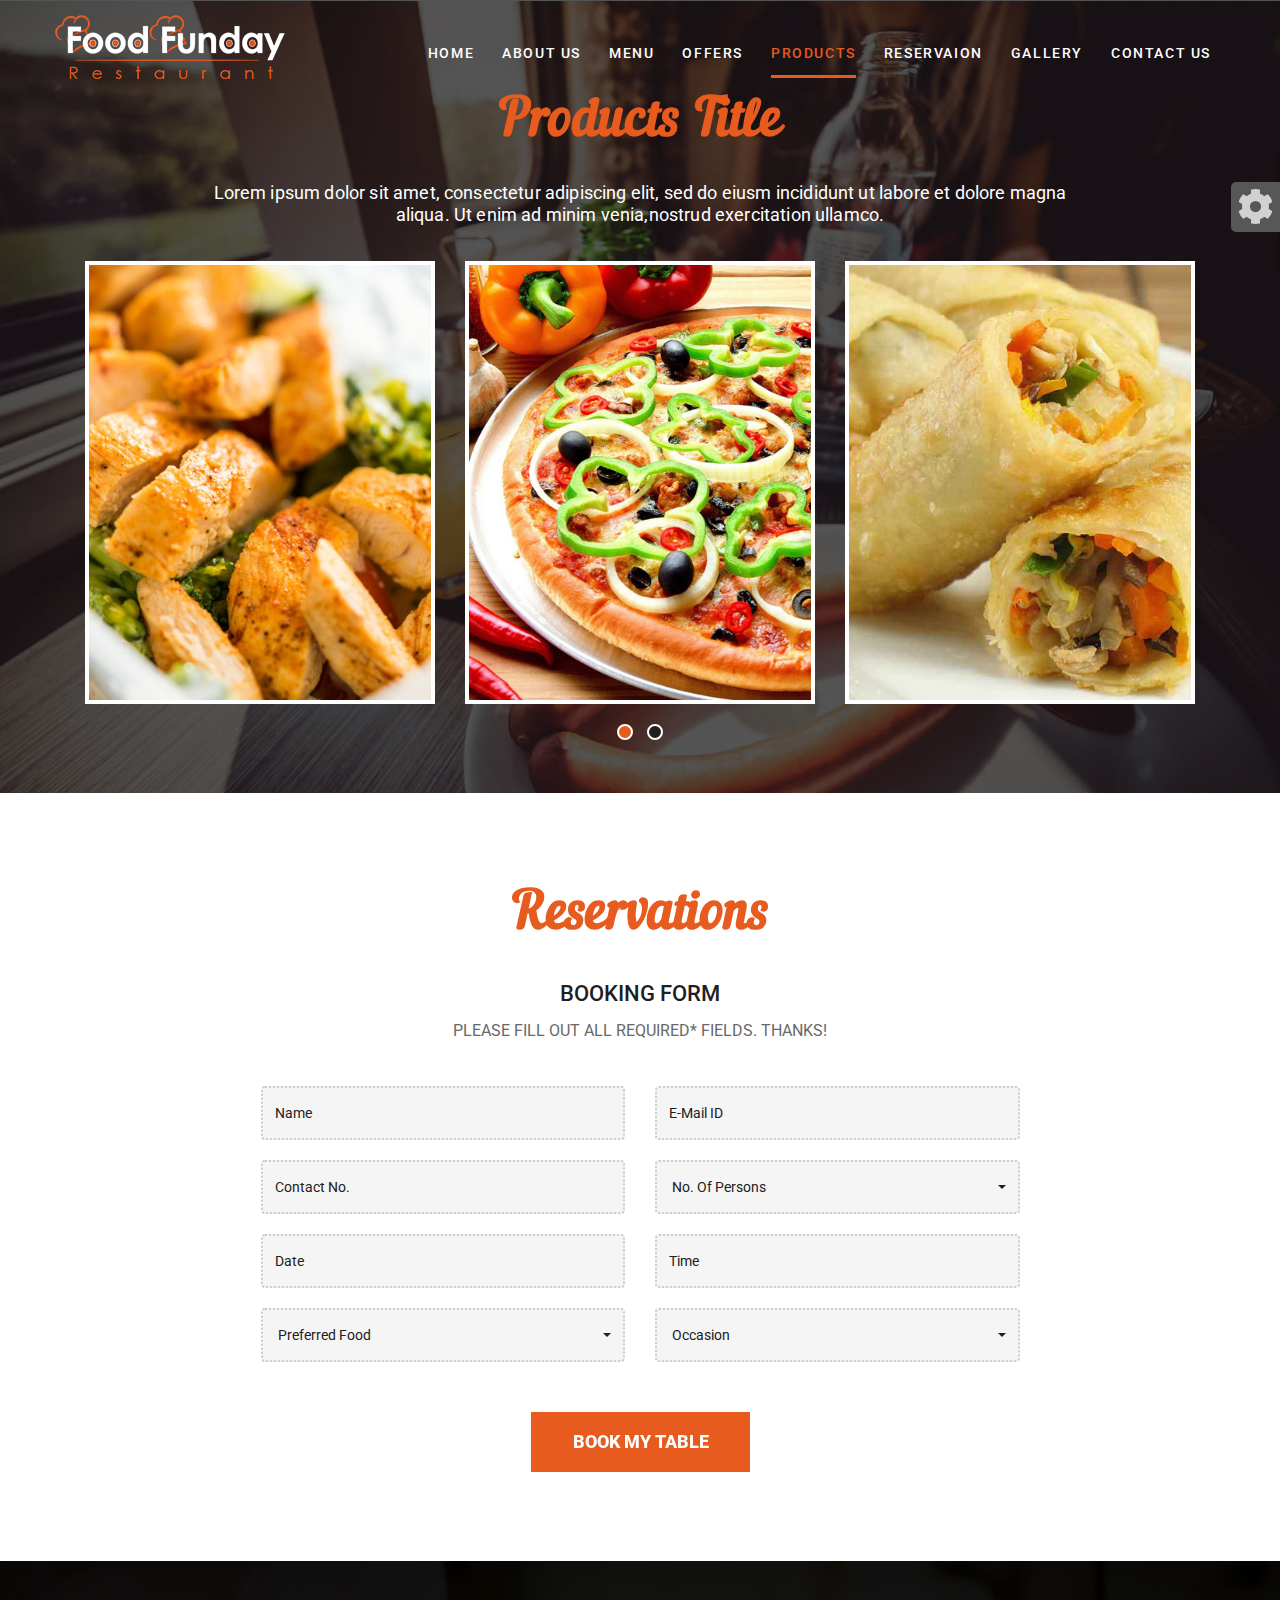
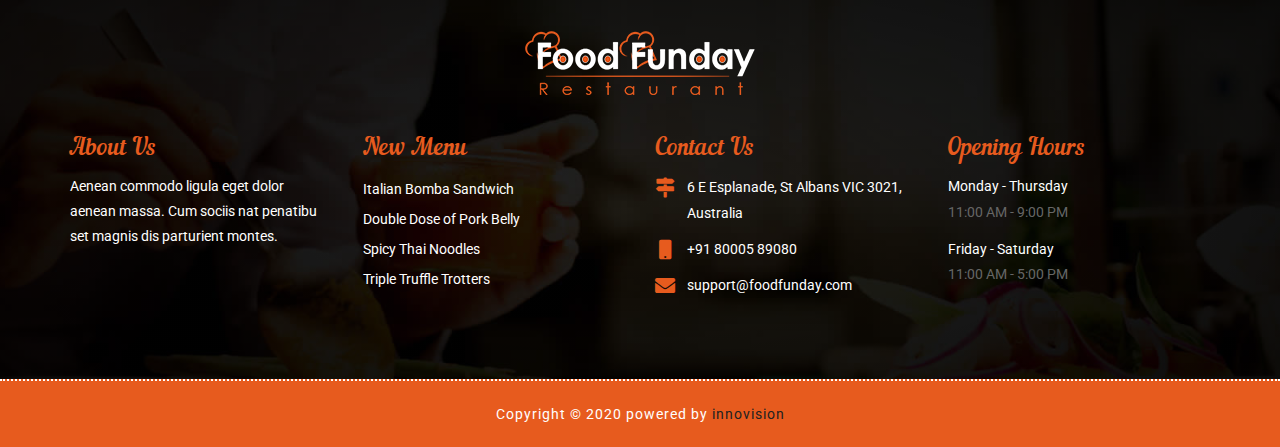
<file: products-details.html>
<!DOCTYPE html>
<html lang="en">

<head>

    <!-- Basic -->
    <meta charset="utf-8">
    <meta http-equiv="X-UA-Compatible" content="IE=edge">

    <!-- Mobile Metas -->
    <meta name="viewport" content="width=device-width, maximum-scale=1, initial-scale=1, user-scalable=0">

    <!-- Site Metas -->
    <title>Husky Restro & Cafe | Products Details</title>
    <meta name="keywords" content="">
    <meta name="description" content="">
    <meta name="author" content="">

    <!-- Site Icons -->
    <link rel="shortcut icon" href="images/favicon.ico" type="image/x-icon" />
    <link rel="apple-touch-icon" href="images/apple-touch-icon.png">

    <!-- Bootstrap CSS -->
    <link rel="stylesheet" href="css/bootstrap.min.css">

    <!-- Site CSS -->
    <link rel="stylesheet" href="css/style.css">
    <!-- Responsive CSS -->
    <link rel="stylesheet" href="css/responsive.css">
    <!-- color -->
    <link id="changeable-colors" rel="stylesheet" href="css/colors/orange.css" />

    <!-- shop css -->
    <link href="css/shop.css" type="text/css" rel="stylesheet" media="all">
    <link rel="stylesheet" href="css/owl.carousel.min.css">
    <!-- Owl-Carousel-CSS -->
   
    <!-- font-awesome icons -->
    <link href="css/fontawesome-all.min.css" rel="stylesheet">
    <!-- //Custom Theme files -->
    <!-- online-fonts -->
    <link href="//fonts.googleapis.com/css?family=Elsie+Swash+Caps:400,900" rel="stylesheet">
    <link href="//fonts.googleapis.com/css?family=Source+Sans+Pro:200,200i,300,300i,400,400i,600,600i,700,700i,900,900i" rel="stylesheet">
    <!-- //online-fonts -->

    <!-- Modernizer -->
    <script src="js/modernizer.js"></script>

    <!--[if lt IE 9]>
      <script src="https://oss.maxcdn.com/libs/html5shiv/3.7.0/html5shiv.js"></script>
      <script src="https://oss.maxcdn.com/libs/respond.js/1.4.2/respond.min.js"></script>
    <![endif]-->

    <script>
        addEventListener("load", function () {
            setTimeout(hideURLbar, 0);
        }, false);

        function hideURLbar() {
            window.scrollTo(0, 1);
        }
    </script>




</head>

<body>
    <div id="loader">
        <div id="status"></div>
    </div>
    <div id="site-header">
        <header id="header" class="header-block-top">
            <div class="container">
                <div class="row">
                    <div class="main-menu">  
                        <!-- navbar -->
                        <nav class="navbar navbar-default" id="mainNav">
                            <div class="navbar-header">
                                <button type="button" class="navbar-toggle collapsed" data-toggle="collapse" data-target="#navbar" aria-expanded="false" aria-controls="navbar">
                                    <span class="sr-only">Toggle navigation</span>
                                    <span class="icon-bar"></span>
                                    <span class="icon-bar"></span>
                                    <span class="icon-bar"></span>
                                </button>
                                <div class="logo">
                                    <a class="navbar-brand js-scroll-trigger logo-header" href="#">
                                        <img src="images/logo.png" alt="">
                                    </a>
                                </div>
                            </div>
                            <div id="navbar" class="navbar-collapse collapse">

                                <ul class="nav navbar-nav navbar-right">
                                    <li><a href="index.html#banner">Home</a></li>
                                    <li><a href="index.html#about">About us</a></li>
                                    <li><a href="index.html#menu">Menu</a></li>
                                   
                                    <li><a href="index.html#offers">Offers</a></li>
                                    <li class="active"><a href="index.html#products">Products</a></li>
                                    <li><a href="index.html#reservation">Reservaion</a></li>
                                    <li><a href="gallery.html">Gallery</a></li>
                                    <li><a href="contact.html">Contact us</a></li>
                                </ul>
                            </div>
                            <!-- end nav-collapse -->
                        </nav>
                        <!-- end navbar -->
                    </div>
                </div>
                <!-- end row -->
            </div>
            <!-- end container-fluid -->
        </header>
        <!-- end header -->
    </div>
	<!-- end site-header -->
	


     <div class="special-menu pad-top-100 parallax">
        <div class="container">
            <div class="row">
                <div class="col-lg-12 col-md-12 col-sm-12 col-xs-12">
                    <div class="wow fadeIn" data-wow-duration="1s" data-wow-delay="0.1s">
                        <h2 class="block-title color-white text-center"> Products Title </h2>
                        <h5 class="title-caption text-center"> Lorem ipsum dolor sit amet, consectetur adipiscing elit, sed do eiusm incididunt ut labore et dolore magna aliqua. Ut enim ad minim venia,nostrud exercitation ullamco. </h5>
                    </div>
                    <div class="special-box">
                        <div id="owl-demo">
                            <div class="item item-type-zoom">
                                <a href="#" class="item-hover">
                                    <div class="item-info">
                                        <div class="headline">
                                            SALMON STEAK
                                            <div class="line"></div>
                                            <div class="dit-line">Lorem ipsum dolor sit amet, consectetur adip aliqua. Ut enim ad minim venia.</div>
                                        </div>
                                    </div>
                                </a>
                                <div class="item-img">
                                    <img src="images/special-menu-1.jpg" alt="sp-menu">
                                </div>
                            </div>
                            <div class="item item-type-zoom">
                                <a href="#" class="item-hover">
                                    <div class="item-info">
                                        <div class="headline">
                                            ITALIAN PIZZA
                                            <div class="line"></div>
                                            <div class="dit-line">Lorem ipsum dolor sit amet, consectetur adip aliqua. Ut enim ad minim venia.</div>
                                        </div>
                                    </div>
                                </a>
                                <div class="item-img">
                                    <img src="images/special-menu-2.jpg" alt="sp-menu">
                                </div>
                            </div>
                            <div class="item item-type-zoom">
                                <a href="#" class="item-hover">
                                    <div class="item-info">
                                        <div class="headline">
                                            VEG. ROLL
                                            <div class="line"></div>
                                            <div class="dit-line">Lorem ipsum dolor sit amet, consectetur adip aliqua. Ut enim ad minim venia.</div>
                                        </div>
                                    </div>
                                </a>
                                <div class="item-img">
                                    <img src="images/special-menu-3.jpg" alt="sp-menu">
                                </div>
                            </div>
                            <div class="item item-type-zoom">
                                <a href="#" class="item-hover">
                                    <div class="item-info">
                                        <div class="headline">
                                            SALMON STEAK
                                            <div class="line"></div>
                                            <div class="dit-line">Lorem ipsum dolor sit amet, consectetur adip aliqua. Ut enim ad minim venia.</div>
                                        </div>
                                    </div>
                                </a>
                                <div class="item-img">
                                    <img src="images/special-menu-1.jpg" alt="sp-menu">
                                </div>
                            </div>
                            <div class="item item-type-zoom">
                                <a href="#" class="item-hover">
                                    <div class="item-info">
                                        <div class="headline">
                                            VEG. ROLL
                                            <div class="line"></div>
                                            <div class="dit-line">Lorem ipsum dolor sit amet, consectetur adip aliqua. Ut enim ad minim venia.</div>
                                        </div>
                                    </div>
                                </a>
                                <div class="item-img">
                                    <img src="images/special-menu-2.jpg" alt="sp-menu">
                                </div>
                            </div>
                        </div>
                    </div>
                    <!-- end special-box -->
                </div>
                <!-- end col -->
            </div>
            <!-- end row -->
        </div>
        <!-- end container -->
    </div>
    <!-- end special-menu -->



   
    <div id="reservation" class="reservations-main pad-top-100 pad-bottom-100">
        <div class="container">
            <div class="row">
                <div class="form-reservations-box">
                    <div class="col-lg-12 col-md-12 col-sm-12 col-xs-12">
                        <div class="wow fadeIn" data-wow-duration="1s" data-wow-delay="0.1s">
                            <h2 class="block-title text-center">
						Reservations			
					</h2>
                        </div>
                        <h4 class="form-title">BOOKING FORM</h4>
                        <p>PLEASE FILL OUT ALL REQUIRED* FIELDS. THANKS!</p>

                        <form id="contact-form" method="post" class="reservations-box" name="contactform" action="mail.php">
                            <div class="col-lg-6 col-md-6 col-sm-6 col-xs-12">
                                <div class="form-box">
                                    <input type="text" name="form_name" id="form_name" placeholder="Name" required="required" data-error="Firstname is required.">
                                </div>
                            </div>
                            <!-- end col -->
                            <div class="col-lg-6 col-md-6 col-sm-6 col-xs-12">
                                <div class="form-box">
                                    <input type="email" name="email" id="email" placeholder="E-Mail ID" required="required" data-error="E-mail id is required.">
                                </div>
                            </div>
                            <!-- end col -->
                            <div class="col-lg-6 col-md-6 col-sm-6 col-xs-12">
                                <div class="form-box">
                                    <input type="text" name="phone" id="phone" placeholder="contact no.">
                                </div>
                            </div>
                            <!-- end col -->
                            <div class="col-lg-6 col-md-6 col-sm-6 col-xs-12">
                                <div class="form-box">
                                    <select name="no_of_persons" id="no_of_persons" class="selectpicker">
                                        <option selected disabled>No. Of persons</option>
                                        <option>1</option>
                                        <option>2</option>
                                        <option>3</option>
                                    </select>
                                </div>
                            </div>
                            <!-- end col -->
                            <div class="col-lg-6 col-md-6 col-sm-6 col-xs-12">
                                <div class="form-box">
                                    <input type="text" name="date-picker" id="date-picker" placeholder="Date" required="required" data-error="Date is required." />
                                </div>
                            </div>
                            <!-- end col -->
                            <div class="col-lg-6 col-md-6 col-sm-6 col-xs-12">
                                <div class="form-box">
                                    <input type="text" name="time-picker" id="time-picker" placeholder="Time" required="required" data-error="Time is required." />
                                </div>
                            </div>
                            <!-- end col -->
                            <div class="col-lg-6 col-md-6 col-sm-6 col-xs-12">
                                <div class="form-box">
                                    <select name="preferred_food" id="preferred_food" class="selectpicker">
                                        <option selected disabled>preferred food</option>
                                        <option>Indian</option>
                                        <option>Continental</option>
                                        <option>Mexican</option>
                                    </select>
                                </div>
                            </div>
                            <!-- end col -->
                            <div class="col-lg-6 col-md-6 col-sm-6 col-xs-12">
                                <div class="form-box">
                                    <select name="occasion" id="occasion" class="selectpicker">
                                        <option selected disabled>Occasion</option>
                                        <option>Wedding</option>
                                        <option>Birthday</option>
                                        <option>Anniversary</option>
                                    </select>
                                </div>
                            </div>
                            <!-- end col -->

                            <div class="col-lg-12 col-md-12 col-sm-12 col-xs-12">
                                <div class="reserve-book-btn text-center">
                                    <button class="hvr-underline-from-center" type="submit" value="SEND" id="submit">BOOK MY TABLE </button>
                                </div>
                            </div>
                            <!-- end col -->
                        </form>
                        <!-- end form -->
                    </div>
                    <!-- end col -->
                </div>
                <!-- end reservations-box -->
            </div>
            <!-- end row -->
        </div>
        <!-- end container -->
    </div>
    <!-- end reservations-main -->



    <div id="footer" class="footer-main">
        
        <!-- end footer-news -->
        <div class="footer-box pad-top-70">
            <div class="container">
                <div class="row">
                    <div class="footer-in-main">
                        <div class="footer-logo">
                            <div class="text-center">
                                <img src="images/logo.png" alt="" />
                            </div>
                        </div>
                        <div class="col-lg-3 col-md-3 col-sm-6 col-xs-12">
                            <div class="footer-box-a">
                                <h3>About Us</h3>
                                <p>Aenean commodo ligula eget dolor aenean massa. Cum sociis nat penatibu set magnis dis parturient montes.</p>
                                <ul class="socials-box footer-socials pull-left">
                                    <li>
                                        <a href="#">
                                            <div class="social-circle-border"><i class="fa  fa-facebook"></i></div>
                                        </a>
                                    </li>
                                    <li>
                                        <a href="#">
                                            <div class="social-circle-border"><i class="fa fa-twitter"></i></div>
                                        </a>
                                    </li>
                                    <li>
                                        <a href="#">
                                            <div class="social-circle-border"><i class="fa fa-google-plus"></i></div>
                                        </a>
                                    </li>
                                    <li>
                                        <a href="#">
                                            <div class="social-circle-border"><i class="fa fa-pinterest"></i></div>
                                        </a>
                                    </li>
                                    <li>
                                        <a href="#">
                                            <div class="social-circle-border"><i class="fa fa-linkedin"></i></div>
                                        </a>
                                    </li>
                                </ul>

                            </div>
                            <!-- end footer-box-a -->
                        </div>
                        <!-- end col -->
                        <div class="col-lg-3 col-md-3 col-sm-6 col-xs-12">
                            <div class="footer-box-b">
                                <h3>New Menu</h3>
                                <ul>
                                    <li><a href="#">Italian Bomba Sandwich</a></li>
                                    <li><a href="#">Double Dose of Pork Belly</a></li>
                                    <li><a href="#">Spicy Thai Noodles</a></li>
                                    <li><a href="#">Triple Truffle Trotters</a></li>
                                </ul>
                            </div>
                            <!-- end footer-box-b -->
                        </div>
                        <!-- end col -->
                        <div class="col-lg-3 col-md-3 col-sm-6 col-xs-12">
                            <div class="footer-box-c">
                                <h3>Contact Us</h3>
                                <p>
                                    <i class="fa fa-map-signs" aria-hidden="true"></i>
                                    <span>6 E Esplanade, St Albans VIC 3021, Australia</span>
                                </p>
                                <p>
                                    <i class="fa fa-mobile" aria-hidden="true"></i>
                                    <span>
									+91 80005 89080 
								</span>
                                </p>
                                <p>
                                    <i class="fa fa-envelope" aria-hidden="true"></i>
                                    <span><a href="#">support@foodfunday.com</a></span>
                                </p>
                            </div>
                            <!-- end footer-box-c -->
                        </div>
                        <!-- end col -->
                        <div class="col-lg-3 col-md-3 col-sm-6 col-xs-12">
                            <div class="footer-box-d">
                                <h3>Opening Hours</h3>

                                <ul>
                                    <li>
                                        <p>Monday - Thursday </p>
                                        <span> 11:00 AM - 9:00 PM</span>
                                    </li>
                                    <li>
                                        <p>Friday - Saturday </p>
                                        <span>  11:00 AM - 5:00 PM</span>
                                    </li>
                                </ul>
                            </div>
                            <!-- end footer-box-d -->
                        </div>
                        <!-- end col -->
                    </div>
                    <!-- end footer-in-main -->
                </div>
                <!-- end row -->
            </div>
            <!-- end container -->
            <div id="copyright" class="copyright-main">
                <div class="container">
                    <div class="row">
                        <div class="col-lg-12 col-md-12 col-sm-12 col-xs-12">
                            <h6 class="copy-title"> Copyright &copy; 2020 powered by <a href="#" target="_blank">innovision</a> </h6>
                        </div>
                    </div>
                    <!-- end row -->
                </div>
                <!-- end container -->
            </div>
            <!-- end copyright-main -->
        </div>
        <!-- end footer-box -->
    </div>
    <!-- end footer-main -->

    <a href="#" class="scrollup" style="display: none;">Scroll</a>

    <section id="color-panel" class="close-color-panel">
        <a class="panel-button gray2"><i class="fa fa-cog fa-spin fa-2x"></i></a>
        <!-- Colors -->
        <div class="segment">
            <h4 class="gray2 normal no-padding">Color Scheme</h4>
            <a title="orange" class="switcher orange-bg"></a>
            <a title="strong-blue" class="switcher strong-blue-bg"></a>
            <a title="moderate-green" class="switcher moderate-green-bg"></a>
            <a title="vivid-yellow" class="switcher vivid-yellow-bg"></a>
        </div>
    </section>

    <!-- ALL JS FILES -->
    <script src="js/all.js"></script>
    <script src="js/bootstrap.min.js"></script>
    <!-- ALL PLUGINS -->
    <script src="js/custom.js"></script>
</body>

</html>
</file>
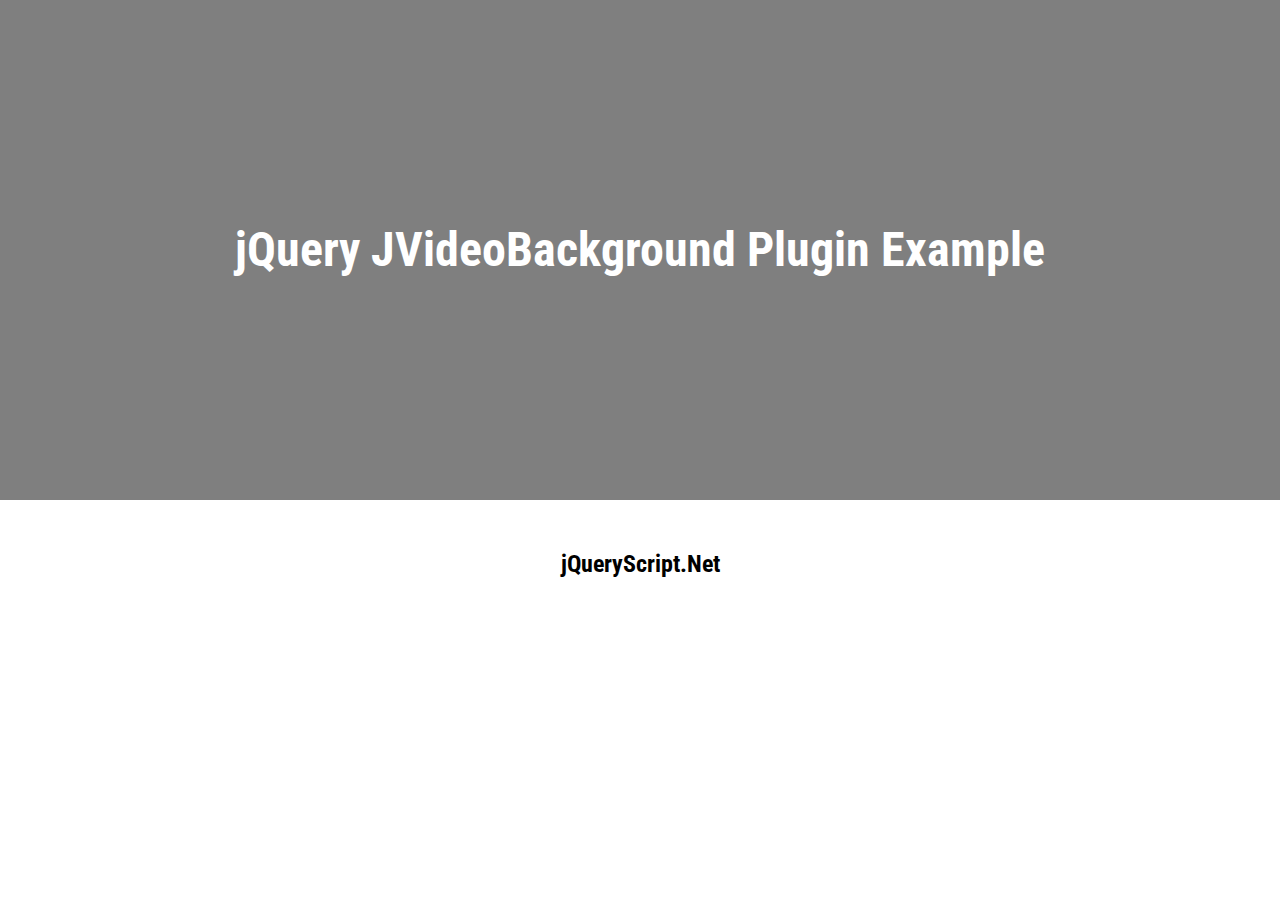
<file: lib/j-video-background/demo.html>
<!doctype html>
<html>
<head>
<meta charset="utf-8">
<meta http-equiv="X-UA-Compatible" content="IE=edge,chrome=1">
<meta name="viewport" content="width=device-width, initial-scale=1, shrink-to-fit=no">
  <title>jQuery JVideoBackground Plugin Example</title>
  <link href='http://fonts.googleapis.com/css?family=Roboto+Condensed' rel='stylesheet' type='text/css'>
<script src="https://code.jquery.com/jquery-3.3.1.min.js" integrity="sha384-tsQFqpEReu7ZLhBV2VZlAu7zcOV+rXbYlF2cqB8txI/8aZajjp4Bqd+V6D5IgvKT" crossorigin="anonymous"></script>
  <script type="text/javascript" src="./lib/j-video-background.js"></script>
  <style type="text/css">
    body {
      margin: 0;
      font-family: 'Roboto Condensed';
    }
    .header {
      min-width: 960px;
      height: 500px;
      line-height: 500px;
    }
    h1 {
      font-size: 48px;
      font-weight: bold;
      text-align: center;
      color: #fff;
      margin: 0;
    }
    h2 { margin: 50px auto; text-align: center; }
  </style>
</head>
<body>
  <div class="header">
    <h1>jQuery JVideoBackground Plugin Example</h1>
  </div>
  <h2>jQueryScript.Net</h2>
  <div class="jquery-script-ads" align="center"><script type="text/javascript"><!--
google_ad_client = "ca-pub-2783044520727903";
/* jQuery_demo */
google_ad_slot = "2780937993";
google_ad_width = 728;
google_ad_height = 90;
//-->
</script>
<script type="text/javascript"
src="https://pagead2.googlesyndication.com/pagead/show_ads.js">
</script></div>
  <script type="text/javascript">
    var videoSrc = 'http://1254346679.vod2.myqcloud.com/2cd42f96vodtransgzp1254346679/bb67e2005285890783864825847/v.f40.mp4';
    var videoBackground = new $.fn.J_video_background({
      $el: $('.header'),
      src: videoSrc,
    });
  </script>
  <script type="text/javascript">

  var _gaq = _gaq || [];
  _gaq.push(['_setAccount', 'UA-36251023-1']);
  _gaq.push(['_setDomainName', 'jqueryscript.net']);
  _gaq.push(['_trackPageview']);

  (function() {
    var ga = document.createElement('script'); ga.type = 'text/javascript'; ga.async = true;
    ga.src = ('https:' == document.location.protocol ? 'https://ssl' : 'http://www') + '.google-analytics.com/ga.js';
    var s = document.getElementsByTagName('script')[0]; s.parentNode.insertBefore(ga, s);
  })();

</script>
</body>
</html>
</file>
<file: css/style.css>
/*------------------------------------------------------------------
    File Name: style.css
    Template Name: Landigoo
    Created By: MelodyThemes
    Envato Profile: http://themeforest.net/user/melodythemes
    Website: https://melodythemes.com
    Version: 1.0
-------------------------------------------------------------------*/

/*------------------------------------------------------------------
    [Table of contents]
	
	1. IMPORT FONTS
    2. IMPORT FILES
	3. SKELETON
	  1.1. Preloader
	  1.2. Scrollup
	4. HEADER AREA
	5. BANNER AREA
	6. ABOUT AREA
	7. SPECIAL-MENU AREA
	8. MENU AREA
	8. TEAM AREA
	9. GALLERY AREA
	10. BLOG AREA
	11. PRICING AREA
	12. RESERVATIONS AREA
	13. FOOTER AREA
	14. COPYRIGHT AREA
	15. COLOR SWITCHER AREA
	
-------------------------------------------------------------------*/

/*------------------------------------------------------------------
    IMPORT FONTS
-------------------------------------------------------------------*/

@import url('https://fonts.googleapis.com/css?family=Paprika');
@import url('https://fonts.googleapis.com/css?family=Roboto:300,400,500,700,900');


/*------------------------------------------------------------------
    IMPORT FILES
-------------------------------------------------------------------*/

@import url(owl.theme.css);
@import url(owl.carousel.css);
@import url(slick.css);
@import url(flaticon.css);
@import url(font-awesome.min.css);
@import url(bootstrap-datetimepicker.css);
@import url(bootstrap-select.min.css);
@import url(normalize.css);
@import url(animate.min.css);

/*------------------------------------------------------------------
    SKELETON
-------------------------------------------------------------------*/
@font-face {
    font-family: 'nautilus_pompiliusregular';
    src: url('../fonts/nautilus-webfont.woff2') format('woff2'),
         url('../fonts/nautilus-webfont.woff') format('woff');
    font-weight: normal;
    font-style: normal;
}

body{
	color:#686868;
	font-size:14px;
	font-family: 'Roboto', sans-serif;
	line-height:1.80857;
}

a {
    color: #1f1f1f;
    text-decoration: none !important;
    outline: none !important;
    -webkit-transition: all .3s ease-in-out;
    -moz-transition: all .3s ease-in-out;
    -ms-transition: all .3s ease-in-out;
    -o-transition: all .3s ease-in-out;
    transition: all .3s ease-in-out;
}

h1,
h2,
h3,
h4,
h5,
h6 {
    letter-spacing: 0;
    font-weight: normal;
    position: relative;
    padding: 0 0 10px 0;
    font-weight: normal;
    line-height: 120% !important;
    color: #1f1f1f;
    margin: 0
}

h1 {
    font-size: 24px
}

h2 {
    font-size: 22px
}

h3 {
    font-size: 18px
}

h4 {
    font-size: 16px
}

h5 {
    font-size: 14px
}

h6 {
    font-size: 13px
}

h1 a,
h2 a,
h3 a,
h4 a,
h5 a,
h6 a {
    color: #212121;
    text-decoration: none!important;
    opacity: 1
}

h1 a:hover,
h2 a:hover,
h3 a:hover,
h4 a:hover,
h5 a:hover,
h6 a:hover {
    opacity: .8
}

ul, li, ol{
	margin:0px;
	padding:0px;
	list-style:none;
}

a {
    color: #1f1f1f;
    text-decoration: none;
    outline: none !important;
}

a,
.btn {
    text-decoration: none !important;
    outline: none !important;
    -webkit-transition: all .3s ease-in-out;
    -moz-transition: all .3s ease-in-out;
    -ms-transition: all .3s ease-in-out;
    -o-transition: all .3s ease-in-out;
    transition: all .3s ease-in-out;
}

.btn-custom {
    margin-top: 20px;
    background-color: transparent !important;
    border: 2px solid #ddd;
    padding: 12px 40px;
    font-size: 16px;
}

.lead {
    font-size: 18px;
    line-height: 30px;
    color: #767676;
    margin: 0;
    padding: 0;
}

blockquote {
    margin: 20px 0 20px;
    padding: 30px;
}


html, body{ height: 100%; }

/*------------------------------------------------------------------
   	Preloader
-------------------------------------------------------------------*/

 #mhead{
	border: 1px solid #e3e3e3;
	-webkit-border-radius: 4px;
	-moz-border-radius: 4px;
	border-radius: 4px;
	-webkit-box-shadow: inset 0 1px 1px rgba(0, 0, 0, 0.05);
	-moz-box-shadow: inset 0 1px 1px rgba(0, 0, 0, 0.05);
	box-shadow: inset 0 1px 1px rgba(0, 0, 0, 0.05);
	text-align: center; 
	font-family: georgia;
	position: fixed;
	top: 0px;
	width: 100%;
	margin-bottom: 50px;
	margin-left: -10px;
} 

#loader  {
     position: fixed;
     top: 0;
     left: 0;
     right: 0;
     bottom: 0;
     background-color: #fefefe;
     z-index: 9999;
    height: 100%;
 }

#status  {
     width: 200px;
     height: 200px;
     position: absolute;
     left: 50%;
     top: 50%;
     background-image: url(../images/loader-animation.gif);
     background-repeat: no-repeat;
     background-position: center;
     margin: -100px 0 0 -100px;
 }


/*------------------------------------------------------------------
   	Scrollup
-------------------------------------------------------------------*/
.scrollup{
	width:40px;
	height:40px;			
	text-indent:-9999px;
	opacity:0.3;
	position:fixed;
	bottom:20px;
	right:40px;
	display:none;			
	background:url(../images/icon_top.png) no-repeat;
}

.scrollup:hover{
	opacity:0.8;
}

/*------------------------------------------------------------------
    HEADER AREA
.-------------------------------------------------------------------*/
.p-15 {
  padding: 15px;
}
#site-header{
	
}
#header{}
.logo{
	float:left;
}
.header-block-top{
	position: absolute;
    z-index: 11;
    width: 100%;
    top: 0;
    left: 0;
}

.main-menu{}
.header-block-top .navbar-brand {
    margin: 0 !important;
    padding: 15px 0 15px;
    display: inline-block;
    line-height: normal;
    font-size: 100%;
    height: 100%;
}
.main-menu .navbar-default{
	background-color:transparent;
}
.main-menu .navbar{
	min-height:inherit;
	border-radius:0px;
	border:none;
	margin:0px;
}
.main-menu nav .navbar-header .navbar-brand{
	height:inherit;
}
.main-menu .navbar-default .navbar-nav li a{
	color:#fff;
}
.main-menu nav li a{
	padding: 43px 0px 15px;
	margin: 0 14px;
	color: #fff;
	font-family: 'Roboto', sans-serif;
    text-transform: uppercase;
    letter-spacing: 1.6px;
	position:relative;
	-webkit-transition: color 0.4s;
    transition: color 0.4s;
    font-weight: 500;
    font-size: 14px;
}

.main-menu nav li a::after,  .main-menu nav li a::before{
	content: '';
    position: absolute;
    bottom: 0;
    left: 0;
    width: 100%;
    height: 3px;
    -webkit-transform: scale3d(0, 1, 1);
    transform: scale3d(0, 1, 1);
    -webkit-transform-origin: center left;
    transform-origin: center left;
    -webkit-transition: transform 0.4s cubic-bezier(0.22, 0.61, 0.36, 1);
    transition: transform 0.4s cubic-bezier(0.22, 0.61, 0.36, 1);
}



.main-menu nav li a::before {
    background: #b5b5b5;
    -webkit-transition-delay: 0.4s;
    transition-delay: 0.4s;
}

.main-menu nav li.active a::before {
	-webkit-transition-delay: 0s;
    transition-delay: 0s;
}

.main-menu nav li.active a::after, .main-menu nav li.active a::before {
    -webkit-transform: scale3d(1, 1, 1);
    transform: scale3d(1, 1, 1);
}

.main-menu nav li a:hover::before, .main-menu nav li a:focus::before {
    -webkit-transform: scale3d(1, 1, 1);
    transform: scale3d(1, 1, 1);
    -webkit-transition-delay: 0s;
    transition-delay: 0s;
}

.main-menu .navbar-default .navbar-nav .active a{
	background-color:transparent;
}

.fixed-menu {
    position: fixed;
    width: 100%;
    top: 0;
    left: 0;
    z-index: 999;
    background-color: #202020;
    transition: 0.5s;
    padding: 10px 0 0 0;
    box-shadow: 0 5px 10px rgba(0, 0, 0, 0.1);
}

.fixed-menu .navbar-brand{
	padding: 10px 0 10px;
}

.fixed-menu .navbar-brand>img {
    max-width: 150px;
}

.fixed-menu .main-menu nav li a{
    padding: 2px 0px 10px 0;
}

form.nav-search.form-inline.form-control {
    background: transparent;
    border: none;
}

/*------------------------------------------------------------------
    BANNER AREA
-------------------------------------------------------------------*/


.banner{
	/*background:url(../images/banner.jpg) no-repeat center top; */
	background-attachment:fixed;
	background-size:cover;
	height:100vh;
	min-height:100%;
}

.header-video {
  min-height: 600px;
}

.banner .container, .banner .banner-static, .banner .col-lg-12 {
    height: 100%;
}
.banner-text {
    display: table;
    height: 100%;
    width: 100%;
    margin: 0 auto;
    text-align: center;
}
.banner-cell {
    display: table-cell;
    vertical-align: middle;
    color: #fff;
}
.banner-text h1 {
	font-family: 'nautilus_pompiliusregular';
    letter-spacing: 2.7px;
    position: relative;
    display: inline-block;
	font-size: 74px;
    line-height: 100px;
	color:#fff;
	padding-bottom: 0px;
	padding-top:100px;
}

.banner-text h2 {
	font-family: 'nautilus_pompiliusregular';
    letter-spacing: 2.7px;
    position: relative;
	font-size: 37px;
    line-height: 100px;
	padding-bottom:25px;
}
.banner-text p{
	font-family: 'Roboto', sans-serif;
	font-size:18px;
	color:#ccc;
	padding-bottom:35px;
	margin:0px;
}

.book-btn a{
	/*background:#e75b1e;*/
	color:#fff;
	min-width: 219px;
    padding: 10.5px 20px;
    display: inline-block;
    text-align: center;
    font-weight: 800;
	text-transform:uppercase;
	font-size:18px;
}
.book-btn a:hover{
	border:3px solid red;
	background:none;
}
.hvr-underline-from-center {
    display: inline-block;
    vertical-align: middle;
    -webkit-transform: perspective(1px) translateZ(0);
    transform: perspective(1px) translateZ(0);
    box-shadow: 0 0 1px transparent;
    position: relative;
    overflow: hidden;
}

.hvr-underline-from-center:before {
    content: "";
    position: absolute;
    z-index: -1;
    left: 50%;
    right: 50%;
    bottom: 0;
    background: red;
    height: 2px;
    -webkit-transition-property: left, right;
    transition-property: left, right;
    -webkit-transition-duration: 0.3s;
    transition-duration: 0.3s;
    -webkit-transition-timing-function: ease-out;
    transition-timing-function: ease-out;
}

.hvr-underline-from-center:hover:before, .hvr-underline-from-center:focus:before, .hvr-underline-from-center:active:before {
    left: 0;
    right: 0;
}


.banner-cell .mouse {
  position: relative;
  width: calc(16px * 2);
  height: calc(31px * 2);
  margin: 60px auto 20px;
  background: none;
  border: 2px solid white;
  border-radius: calc(16px * 2);
  z-index: 1;
}
.banner-cell .mouse:after {
  display: block;
  content: "";
  position: absolute;
  top: 10px;
  left: 50%;
  width: calc(4px * 2);
  height: calc(4px * 2);
  background: none;
  border: 2px solid white;
  border-radius: 100%;
  -webkit-animation-name: scrollWheel;
          animation-name: scrollWheel;
  -webkit-animation-duration: 1.4s;
          animation-duration: 1.4s;
  -webkit-animation-fill-mode: forwards;
          animation-fill-mode: forwards;
  -webkit-animation-iteration-count: infinite;
          animation-iteration-count: infinite;
  -webkit-animation-timing-function: ease;
          animation-timing-function: ease;
  will-change: transform;
}

@-webkit-keyframes scrollWheel {
  from {
    -webkit-transform: translate(-50%, 0);
    -webkit-transform: translate3d(-50%, 0, 0);
    transform: translate(-50%, 0);
    transform: translate3d(-50%, 0, 0);
    opacity: 1;
  }
  to {
    -webkit-transform: translate(-50%, 20px);
    -webkit-transform: translate3d(-50%, 20px, 0);
    transform: translate(-50%, 20px);
    transform: translate3d(-50%, 20px, 0);
    opacity: 0;
  }
  @media (min-width: 768px) {
    from {
      -webkit-transform: translate(-50%, 0);
      -webkit-transform: translate3d(-50%, 0, 0);
      transform: translate(-50%, 0);
      transform: translate3d(-50%, 0, 0);
      opacity: 1;
    }
    to {
      -webkit-transform: translate(-50%, 40px);
      -webkit-transform: translate3d(-50%, 40px, 0);
      transform: translate(-50%, 40px);
      transform: translate3d(-50%, 40px, 0);
      opacity: 0;
    }
  }
}

@keyframes scrollWheel {
  from {
    -webkit-transform: translate(-50%, 0);
    -webkit-transform: translate3d(-50%, 0, 0);
    transform: translate(-50%, 0);
    transform: translate3d(-50%, 0, 0);
    opacity: 1;
  }
  to {
    -webkit-transform: translate(-50%, 20px);
    -webkit-transform: translate3d(-50%, 20px, 0);
    transform: translate(-50%, 20px);
    transform: translate3d(-50%, 20px, 0);
    opacity: 0;
  }
  @media (min-width: 768px) {
    from {
      -webkit-transform: translate(-50%, 0);
      -webkit-transform: translate3d(-50%, 0, 0);
      transform: translate(-50%, 0);
      transform: translate3d(-50%, 0, 0);
      opacity: 1;
    }
    to {
      -webkit-transform: translate(-50%, 40px);
      -webkit-transform: translate3d(-50%, 40px, 0);
      transform: translate(-50%, 40px);
      transform: translate3d(-50%, 40px, 0);
      opacity: 0;
    }
  }
}
	
/*------------------------------------------------------------------
    ABOUT AREA
-------------------------------------------------------------------*/

.about-main{
	background:#E6E6E6;
}
.pad-top-100{
    padding-top: 90px;
}
.pad-bottom-100{
	padding-bottom: 90px;
}

.pad-top-70{
	padding-top: 70px;
}
.pad-bottom-70{
	padding-bottom: 70px;
}

.block-title{
	font-size:52px;
	font-family: 'nautilus_pompiliusregular';
	font-weight: bold;
}

.about-images {
    text-align: center;
    position: relative;
}

.about-main h3{
	font-family: 'Roboto', sans-serif;
    font-weight: 600;
	font-size:20px;
}

.left-btn{
	padding-top:10px;
}


.about-images img {
    border: 10px solid #f1f1f1;
    -webkit-box-sizing: border-box;
    -moz-box-sizing: border-box;
    box-sizing: border-box;
    -webkit-border-radius: 999px;
    -moz-border-radius: 999px;
    border-radius: 999px;
}

.about-images img {
    border: 10px solid #f1f1f1;
    -webkit-box-sizing: border-box;
    -moz-box-sizing: border-box;
    box-sizing: border-box;
    -webkit-border-radius: 999px;
    -moz-border-radius: 999px;
    border-radius: 999px;
	max-width: 100%;
}

.about-inset {
    position: absolute;
    top: 0;
    right: 0;
}


/*------------------------------------------------------------------
    SPECIAL-MENU AREA
-------------------------------------------------------------------*/
.special-menu{
	background:url(../images/special_menu_bg.jpg) no-repeat center;
	background-attachment:fixed;
	background-size:cover;
	position:relative;
}

.special-menu:before {
    content: '';
    display: inline-block;
    width: 100%;
    height: 100%;
    background-color: rgba(0, 0, 0, 0.67);
    position: absolute;
    top: 0;
    left: 0;
}

.title-caption {
    letter-spacing: 0.16px;
    padding: 20px 120px;
	color:#fff;
	font-size: 18px;
}
.color-white {
    color: #fff;
}

#owl-demo .item{
  margin: 15px;
  position:relative;
}
#owl-demo .item img{
  display: block;
  width: 100%;
  height: auto;
}
.special-box .owl-theme .owl-controls{
	margin:0px;
}

.item-type-zoom{
	border:4px solid #fff;
}
.item-type-zoom .item-hover {
    z-index: 5;
    -webkit-transition: all 300ms ease-out;
    -moz-transition: all 300ms ease-out;
    -o-transition: all 300ms ease-out;
    transition: all 300ms ease-out;
    opacity: 0;
    cursor: pointer;
    display: block;
    text-decoration: none;
    text-align: center;
}

.item-type-zoom .item-info {
    z-index: 10;
    color: #ffffff;
    display: table-cell;
    vertical-align: middle;
    position: absolute;
    z-index: 5;
    -webkit-transform: scale(0,0);
    -moz-transform: scale(0,0);
    -ms-transform: scale(0,0);
    transform: scale(0,0);
    -webkit-transition: all 300ms ease-out;
    -moz-transition: all 300ms ease-out;
    -o-transition: all 300ms ease-out;
    transition: all 300ms ease-out;
	bottom:0px;
}

.item-type-zoom .item-info .headline {
    font-size: 18px;
    width: 75%;
    margin: 0 auto;
    border: 4px solid #ffffff;
    padding: 10px;
}

.item-type-zoom .item-info .line {
    height: 1px;
    width: 60%;
    margin: 15px auto 10px auto;
    background-color: #ffffff;
}

.item-type-zoom .item-info .dit-line {
    font-size: 14px;
    font-style: italic;
}

.item-hover, .item-hover {
	position: absolute;
    top: 0;
    left: 0;
	height:100%;
	width:100%;
}
.item-type-zoom .item-hover:hover {
    opacity: 1;	
}

.item-type-zoom .item-hover:hover:before{
	content:"";
	position:absolute;
	height:100%;
	width:100%;
	background:rgba(231, 91, 30, 0.5);
	top:0px;
	left:0px;
}

.item-type-zoom .item-hover:hover .item-info {
    -webkit-transform: scale(1,1);
    -moz-transform: scale(1,1);
    -ms-transform: scale(1,1);
    transform: scale(1,1);
}

.special-box{
	padding-bottom:40px;
}

.special-box .owl-theme .owl-controls .owl-page.active span{
	/*background:#e75b1e;*/
	height: 16px;
	width: 16px;
}
.special-box .owl-theme .owl-controls .owl-page span{
	border:2px solid #fff;
	opacity: 1;
	background:#202020;
	height: 16px;
	width: 16px;
}

/*------------------------------------------------------------------
    MENU AREA
-------------------------------------------------------------------*/


.menu-main{
	
}

.menu-main .title-caption{
	color:#666;
}
.tab-title-menu {
	text-align:center;
}

.tab-title-menu h2{
	border-bottom:1px solid #666;
	display: inline-block;
	padding-top: 10px;
}

.tab-title-menu p{
	font-size:35px;
	padding-top:0px;
}
.tab-title-menu p {
	color:#000;
}

.tab-menu{
	background: #f5f5f5;
    padding: 2px 0px;
	box-shadow: 0 0 8px 5px rgba(0, 0, 0, 0.05);
}

.offer-item {
    position: relative;
    overflow: hidden;
    margin-bottom: 30px;
}

.offer-item img {
    width: 20%;
    float: left;
    padding: 10px;
    background: #fff;
	border-radius: 50%;
}

.offer-item div {
    width: 60%;
    float: left;
    padding-left: 20px;
    padding-right: 20px;
}

.offer-item .offer-price {
    position: absolute;
    right: 15px;
    top: 50%;
    display: block;
    width: 92px;
    height: 92px;
    line-height: 92px;
    -moz-border-radius: 92px;
    -webkit-border-radius: 92px;
    border-radius: 92px;
    -moz-transform: translate(0, -50%);
    -ms-transform: translate(0, -50%);
    -webkit-transform: translate(0, -50%);
    transform: translate(0, -50%);
    color: #000;
    font-size: 26px;
    font-family: 'Roboto', sans-serif;
    text-align: center;
    letter-spacing: .5px;
}

.offer-item div h3 {
    font-size: 20px;
    margin: 9px 0 0px;
    font-family: 'nautilus_pompiliusregular';
    font-weight: 400;
    letter-spacing: .5px;
}

.offer-item div p {
    color: #6b6b6b;
}


.tab-menu .slick-prev.slick-arrow {
	display:none;
}
.tab-menu .slider.slider-single{
	border-top:1px solid #ccc;
	padding-top:25px;
}

.tab-menu .slick-initialized .slick-slide{
	outline:none;
}

.tab-menu .is-active h2{
	color:#fff;
	border-bottom: 1px solid #fff;
}
.tab-menu .is-active p{
	color:#fff;
}

/*------------------------------------------------------------------
    TEAM AREA
-------------------------------------------------------------------*/

.team-main{
	background:url(../images/team_bg.jpg) no-repeat center;
	background-attachment:fixed;
	background-size:cover;
	position:relative;
}

.team-main:before {
    content: '';
    display: inline-block;
    width: 100%;
    height: 100%;
    background-color: rgba(0, 0, 0, 0.50);
    position: absolute;
    top: 0;
    left: 0;
}

.team-main .block-title{
	color:#fff;
}

.sf-team{
	float: left;
    width: 100%;
}
.sf-team .thumb {
    float: left;
    width: 100%;
    overflow: hidden;
    background: #000;
}
.sf-team .text-col {
    float: left;
    width: 100%;
    padding: 25px 20px;
    border: 1px solid #ccc;
    box-sizing: border-box;
    -moz-box-sizing: border-box;
    -webkit-box-sizing: border-box;
    text-align: center;
	background:#fff;
}

.sf-team .thumb a img{
	width:100%;
}

.sf-team:hover .text-col{
	border: 1px solid rgba(0,0,0,0);
	transition: all 0.5s ease-in;
    -moz-transition: all 0.5s ease-in;
    -webkit-transition: all 0.5s ease-in;
    -ms-transition: all 0.5s ease-in;
    -o-transition: all 0.5s ease-in;
}
.sf-team:hover .thumb img {
    opacity: 0.6;
	transition: all 0.5s ease-in;
    -moz-transition: all 0.5s ease-in;
    -webkit-transition: all 0.5s ease-in;
    -ms-transition: all 0.5s ease-in;
    -o-transition: all 0.5s ease-in;	
}

.text-col h3{
	font-family: 'nautilus_pompiliusregular';
	font-size:28px;
}

.sf-team:hover .team-social {
    border-color: #fff;
	transition: all 0.5s ease-in;
    -moz-transition: all 0.5s ease-in;
    -webkit-transition: all 0.5s ease-in;
    -ms-transition: all 0.5s ease-in;
    -o-transition: all 0.5s ease-in;
}

.team-social {
    display: block;
    text-align: center;
    margin: 0;
    padding: 20px 0 0 0;
    list-style: none;
    border-top: 1px solid;
}

.team-social li {
    display: inline-block;
    padding: 0 4px;
}

.sf-team:hover .team-social li a {
    border: 1px solid rgba(0,0,0,0);
    background: #fff;
    color: #222;
	transition: all 0.5s ease-in;
    -moz-transition: all 0.5s ease-in;
    -webkit-transition: all 0.5s ease-in;
    -ms-transition: all 0.5s ease-in;
    -o-transition: all 0.5s ease-in;
}

.team-social li a {
    width: 34px;
    height: 34px;
    text-align: center;
    line-height: 32px;
    border: 1px solid #ccc;
    border-radius: 100%;
    color: #222;
    font-size: 16px;
    display: block;
}

.sf-team:hover .text-col h3, .sf-team:hover .text-col p {
    color: #fff;
	transition: all 0.5s ease-in;
    -moz-transition: all 0.5s ease-in;
    -webkit-transition: all 0.5s ease-in;
    -ms-transition: all 0.5s ease-in;
    -o-transition: all 0.5s ease-in;
}

/*------------------------------------------------------------------
    GALLERY AREA
-------------------------------------------------------------------*/

.gallery-main{
	
}

.gallery-main .title-caption{
	color: #666;
}

/* new gallery */

.gal-container{
	padding: 12px;
}
.gal-item{
	overflow: hidden;
	padding: 3px;
}
.gal-item .box{
	height: 350px;
	overflow: hidden;
}
.box img{
	height: 100%;
	width: 100%;
	object-fit:cover;
	-o-object-fit:cover;
}
.gal-item a:focus{
	outline: none;
}
.gal-item a:after{
	content:"\e003";
	font-family: 'Glyphicons Halflings';
	opacity: 0;
	background-color: rgba(231, 91, 30, 0.75);
	position: absolute;
	right: 3px;
	left: 3px;
	top: 3px;
	bottom: 3px;
	text-align: center;
    line-height: 350px;
    font-size: 30px;
    color: #fff;
    -webkit-transition: all 0.5s ease-in-out 0s;
    -moz-transition: all 0.5s ease-in-out 0s;
    transition: all 0.5s ease-in-out 0s;
}
.gal-item a:hover:after{
	opacity: 1;
}
.modal-open .gal-container .modal{
	background-color: rgba(0,0,0,0.4);
}
.modal-open .gal-item .modal-body{
	padding: 0px;
}
.modal-open .gal-item button.close{
    position: absolute;
    width: 25px;
    height: 25px;
    background-color: #000;
    opacity: 1;
    color: #fff;
    z-index: 999;
    right: -12px;
    top: -12px;
    border-radius: 50%;
    font-size: 15px;
    border: 2px solid #fff;
    line-height: 25px;
    -webkit-box-shadow: 0 0 1px 1px rgba(0,0,0,0.35);
	box-shadow: 0 0 1px 1px rgba(0,0,0,0.35);
}
.modal-open .gal-item button.close:focus{
	outline: none;
}
.modal-open .gal-item button.close span{
	position: relative;
	top: -3px;
	font-weight: lighter;
	text-shadow:none;
}
.gal-container .modal-dialogue{
	width: 80%;
}
.gal-container .description{
	position: relative;
	height: 40px;
	top: -40px;
	padding: 10px 25px;
	background-color: rgba(0,0,0,0.5);
	color: #fff;
	text-align: left;
}
.gal-container .description h4{
	margin:0px;
	font-size: 15px;
	font-weight: 300;
	line-height: 20px;
	color:#fff;
}
.gal-container .modal.fade .modal-dialog {
    -webkit-transform: scale(0.1);
    -moz-transform: scale(0.1);
    -ms-transform: scale(0.1);
    transform: scale(0.1);
    top: 100px;
    opacity: 0;
    -webkit-transition: all 0.3s;
    -moz-transition: all 0.3s;
    transition: all 0.3s;
}

.gal-container .modal.fade.in .modal-dialog {
    -webkit-transform: scale(1);
    -moz-transform: scale(1);
    -ms-transform: scale(1);
    transform: scale(1);
    -webkit-transform: translate3d(0, -100px, 0);
    transform: translate3d(0, -100px, 0);
    opacity: 1;
}


/*------------------------------------------------------------------
    BLOG AREA
-------------------------------------------------------------------*/

.blog-main{
	background:url(../images/blog_bg.jpg) no-repeat center;
	background-attachment:fixed;
	background-size:cover;
	position:relative;
}

.blog-main::before {
    content: '';
    display: inline-block;
    width: 100%;
    height: 100%;
    background-color: rgba(0, 0, 0, 0.50);
    position: absolute;
    top: 0;
    left: 0;
}

.blog-main h2{
	color:#ffffff;
}

.blog-box{
	padding-top:20px;
}

.blog-block{
	background:#FFF;
	overflow: auto;
	margin-bottom: 20px;
}

.blog-img-box{
	float:left;
	width:50%;
	position: relative;
}

.blog-img-box .overlay {
    position: absolute;
    top: 0;
    left: 0;
    bottom: 0;
    width: 100%;
    background: rgba(0, 0, 0, 0.2);
    color: #fff;
    opacity: 0;
	transition: .3s all;
	text-align:center;
}

.blog-img-box:hover img{
	-webkit-filter: blur(2px);
	filter: blur(2px);
}
.blog-img-box:hover .overlay {
    opacity: 1;
}

.blog-img-box img{
	width:100%;
}

.overlay i{
	margin-top: 42%;
	border: 1px solid #fff;
	padding: 15px;
	border-radius: 50%;
	color:#ffffff;
	font-size:18px;
}


.blog-dit {
    width: 50%;
    height: 100%;
    float: right;
    text-align: center;
    padding: 65px 2% 0 2%;
}

.blog-dit p{
	font-size: 12px;
	color: #ccc;
}
.blog-dit h2{
	font-size: 22px;
    line-height: 20px;
    color: #000;
	font-weight:500;
    margin-bottom: 20px;
    padding: 10px 30px 13px 30px;
    border-top: 1px solid #eaeaea;
    border-bottom: 1px solid #eaeaea;
}

.blog-dit h5{
	font-size: 11px;
	color: #ccc;
}

.blog-btn-v{
	clear:both;
	padding-top:30px;
	text-align:center;
}

.blog-btn-v a {
    color: #fff;
    min-width: 219px;
    padding: 10.5px 20px;
    display: inline-block;
    text-align: center;
    font-weight: 800;
    text-transform: uppercase;
    font-size: 18px;
}

.blog-btn-v a:hover {
    background: none;
}


/*------------------------------------------------------------------
    PRICING AREA
-------------------------------------------------------------------*/

.pricing-main{
	background:url(../images/full-bg.png) no-repeat center ;
	background-size:cover;
}

.pricing-main h2{
	font-family: 'nautilus_pompiliusregular';
	padding-bottom:30px;
}

.pricing-main p{
	letter-spacing: 0.16px;
	padding: 20px 120px;
	color: #666;
	font-size: 18px;
	text-align:center;
}

.panel-pricing-in{
	clear:both;
}
.panel-pricing {
  -moz-transition: all .3s ease;
  -o-transition: all .3s ease;
  -webkit-transition: all .3s ease;
}
.panel-pricing:hover {
  box-shadow: 0px 0px 30px rgba(0, 0, 0, 0.2);
}
.panel-pricing .panel-heading {
  padding: 20px 10px;
}

.pricing-main .panel-heading h3{
	font-family: 'Roboto', sans-serif;
	padding:15px 0px;
	font-weight: bold;
	text-transform: uppercase;
	color:#ffffff;
}

.panel-pricing .panel-heading .fa {
  margin-top: 10px;
  font-size: 58px;
}
.panel-pricing .list-group-item {
  color: #202020;
  border-bottom: 1px solid rgba(250, 250, 250, 0.5);
  font-family: 'Roboto', sans-serif;
  padding: 10px 15px;
}
.panel-pricing .list-group-item:last-child {
  border-bottom-right-radius: 0px;
  border-bottom-left-radius: 0px;
}
.panel-pricing .list-group-item:first-child {
  border-top-right-radius: 0px;
  border-top-left-radius: 0px;
}
.panel-pricing .panel-body {
  background-color: #f0f0f0;
  font-size: 40px;
  color: #777777;
  padding: 20px;
  margin: 0px;
}

.panel-body  p{
	padding: 0px;
	margin: 0;
}
.panel-body  p strong{
	font-family: 'Roboto', sans-serif;
	font-weight:700;
	color: #000;
	font-size: 42px;
}

.panel-body  p strong span{
	color: #e75b1e;
}
.panel-pricing{
	border:1px solid #e75b1e;
}
.panel-pricing .panel-heading{
	background: #e75b1e;
}
.pricing-main .panel-footer .btn-block{
	border-radius:0px;
}
.pricing-main .panel-footer a{
	background: #e75b1e;
	border: 3px solid #e75b1e;
	color:#fff;
	padding: 14px 16px;
}
.pricing-main .panel-footer a:hover{
	background:none;
	color:#202020;
	border: 3px solid red;
}

.panel-pricing{
	-webkit-transition: all .3s ease-in-out;
    -moz-transition: all .3s ease-in-out;
    -ms-transition: all .3s ease-in-out;
    -o-transition: all .3s ease-in-out;
    transition: all .3s ease-in-out;
}
.panel-pricing:hover{
	margin-top: -8px;
}

.panel-pricing:hover


/*------------------------------------------------------------------
    RESERVATIONS AREA
-------------------------------------------------------------------*/

.reservations-main{
	
}

.form-reservations-box{
	width:70%;
	margin:0 auto;
}

.reservations-main h4{
	text-align:center;
	font-weight: 500;
	font-family: 'Roboto', sans-serif;
	font-size: 22px;
    padding-top: 25px;
}

.reservations-main p{
	text-align:center;
	font-family: 'Roboto', sans-serif;
	font-size:16px;
}

.reservations-box{
	padding-top:30px;
}

.form-box{
	margin-bottom:20px;
	min-height: 53px;
}

.form-box input{
	width:100%;
	border:2px dotted #ccc;
	background:#f5f5f5;
	color:#202020;
	padding:12px;
	text-transform:capitalize;
	border-radius: 4px;
	opacity: 1;
	min-height:54px;
}

.form-box select{
	width:100%;
	border:2px dotted #ccc;
	background:#f5f5f5;
	color:#202020;
	padding: 12px;
	text-transform:capitalize;
	border-radius: 4px;
	-webkit-appearance: none;
    -moz-appearance: none;
    -ms-appearance: none;
    -o-appearance: none;
    appearance: none;
}
.form-box .bootstrap-select:not([class*=col-]):not([class*=form-control]):not(.input-group-btn){
	width:100%;
}
.form-box .bootstrap-select button{
	width:100%;
	border:2px dotted #ccc;
	background:#f5f5f5;
	color:#202020 !important;
	padding: 15px;
	text-transform:capitalize;
	border-radius: 4px;
	-webkit-appearance: none;
    -moz-appearance: none;
    -ms-appearance: none;
    -o-appearance: none;
    appearance: none;
}

.form-box select option{
	-webkit-appearance: none;
    -moz-appearance: none;
    appearance: none;
    padding: 5px;
}

::-webkit-input-placeholder { /* Chrome */
  color:#202020;
}
:-ms-input-placeholder { /* IE 10+ */
  color:#202020;
}
::-moz-placeholder { /* Firefox 19+ */
  color:#202020;
  opacity: 1;
}
:-moz-placeholder { /* Firefox 4 - 18 */
  color:#202020;
  opacity: 1;
}

.reserve-book-btn{
	padding-top:30px;	
}

.reserve-book-btn button a{
	color: #fff;
}

.reserve-book-btn button:hover {
    background: none;
    color: #202020;
}

.reserve-book-btn button  {
    color: #fff;
    min-width: 219px;
    padding: 10.5px 20px;
    display: inline-block;
    text-align: center;
    font-weight: 800;
    text-transform: uppercase;
    font-size: 18px;
}

.reserve-book-btn button:hover a{
	background:none;
	border:none;
}

textarea:focus, input:focus, select:focus, .bootstrap-select .dropdown-toggle:focus{
    outline: none !important;
}

/*------------------------------------------------------------------
    FOOTER AREA
-------------------------------------------------------------------*/

.footer-main{}
.footer-news{
	background:url(../images/newsletter-bg.jpg) no-repeat center;
	background-attachment:fixed;
	background-size:cover;
	position:relative;
}

.footer-news::before {
    content: '';
    display: inline-block;
    width: 100%;
    height: 100%;
    background-color: rgba(0, 0, 0, 0.50);
    position: absolute;
    top: 0;
    left: 0;
}

.ft-title.color-white {
    color: #fff;
}
.ft-title {
    letter-spacing: 0.96px;
    margin-bottom: 22px;
    font-family: 'nautilus_pompiliusregular';
	font-size: 52px;
}

.footer-news p {
    margin-bottom: 40px;
    font-size: 16px;
	font-family: 'Roboto', sans-serif;
	color:#ffffff;
	text-align:center;
}

.footer-news form{
	max-width:650px;
	margin: 0 auto;
	text-align:center;
	width:100%;
	position:relative;
}

.footer-news form input{
	width:100%;
	border:2px dotted #ccc;
	background:#f5f5f5;
	color:#202020;
	padding:12px;
	text-transform:capitalize;
	border-radius: 4px;
	opacity: 1;
	min-height:53px;
}
.footer-news form a{
	border:2px dotted #ccc;
	padding: 0px 19px;
    font-size: 18px;
    position: absolute;
    top: 0;
    right: 0;
	border-radius: 4px;
    min-width: inherit;
    height: 53px;
    line-height: 51px;
	color:#ffffff;
}

.footer-news form a:hover{
	background:#f5f5f5;
	color:#202020;
}

.footer-box{
	background:#202020;
}

/*.footer-in-main{
	max-width:960px;
	margin:0 auto;
	width:100%;
}*/

.footer-logo{
	padding-bottom:40px;
}

.footer-socials {
    margin: 10px 0;
    line-height: 30px;
    padding: 4px;
    text-align: center;
    -webkit-transition: all 0.3s ease;
    -moz-transition: all 0.3s ease;
    -o-transition: all 0.3s ease;
    transition: all 0.3s ease;
}
.socials-box {
    display: table-cell;
    vertical-align: middle;
    margin: 1px 0px;
    padding: 4px;
}
.footer-box {
	background-image:-moz-radial-gradient(center, ellipse cover, rgba(0, 0, 0, 0.57) 0%,rgba(0, 0, 0, 0.87) 100%), url(..images/footer_background.jpg);
	background-image:-webkit-radial-gradient(center, ellipse cover, rgba(0, 0, 0, 0.57) 0%,rgba(0, 0, 0, 0.87) 100%), url(../images/footer_background.jpg);
	background-image:radial-gradient(ellipse at center, rgba(0, 0, 0, 0.57) 0%,rgba(0, 0, 0, 0.87) 100%), url(../images/footer_background.jpg);
	background-color:#111;background-position:center;background-repeat:no-repeat;background-size:cover
	}
.socials-box li {
    display: inline-block;
    opacity: 1;
    margin-right: 7px;
}
.footer-box .social-circle-border{
	background-color: transparent;
	color: #fff;
	-webkit-transition: all 0.3s ease;
	-moz-transition: all 0.3s ease;
	-o-transition: all 0.3s ease;
	transition: all 0.3s ease;
}
.social-circle-border {
    font-size: 20px;
    line-height: 23px;
    margin-right: 2px;
    height: 25px;
    width: 25px;
    border-radius: 50%;
    background-color: transparent;
    color: #6f6f6f;
    text-align: center;
}


.footer-box-a h3{
	font-size:24px;
    font-family: 'nautilus_pompiliusregular';
}
.footer-box-a p{
	font-size: 14px;
	font-family: 'Roboto', sans-serif;
	color:#ffffff;
	line-height: 25px;
}


.footer-box-b h3{
	font-size:24px;
    font-family: 'nautilus_pompiliusregular';
}
.footer-box-b p{
	font-size: 14px;
	font-family: 'Roboto', sans-serif;
	color:#ffffff;
}
.footer-box-b ul li{
	line-height:30px;
}
.footer-box-b ul li a{
	color:#ffffff;
}

.footer-box-b ul li a:hover{
	padding-left:5px;
}	

.footer-box-c h3{
	font-size:24px;
    font-family: 'nautilus_pompiliusregular';
}
.footer-box-c p{
	font-size: 14px;
	font-family: 'Roboto', sans-serif;
	color:#ffffff;
}


.footer-box-c p i{
	font-size: 20px;
    position: relative;
    top: 4px;
    float: left;
    min-width: 20px;
    text-align: center;
}

.footer-box-c p span{
	display: table;
    padding-left: 12px;
	padding-top:1px;
}

.footer-box-c p a{
	color:#ffffff;
}



.footer-box-d h3{
	font-size:24px;
    font-family: 'nautilus_pompiliusregular';
}
.footer-box-d p{
	font-size: 14px;
	font-family: 'Roboto', sans-serif;
	color:#ffffff;
}

.footer-box-d ul{
	margin:0px;
	padding:0px;
	list-style:none;
}
.footer-box-d ul li{
	display: inline-block;
    width: 100%;
	padding-bottom:12px;
}
.footer-box-d ul li p{
	padding:0px;
	margin:0px;
}
.footer-box-d ul li span{
	color: #666;
}

/*------------------------------------------------------------------
    COPYRIGHT AREA
-------------------------------------------------------------------*/

.copyright-main{
	border-top: 2px dotted #fff;
	text-align:center;
	padding-top:25px;
	margin-top:70px;
	padding-bottom:25px;
}

.copyright-main .copy-title{
	letter-spacing: 1px;
	color:#fff;
	font-family: 'Roboto', sans-serif;
	font-size:14px;
	padding-bottom:0px;
}
/*------------------------------------------------------------------
    COLOR SWITCHER AREA
-------------------------------------------------------------------*/

/*--- color switcher ---*/



#color-panel{
	position: fixed;
	width:180px;
	height: auto;
	top:150px;
	/*min-height: 200px;*/
	text-align:left;
	border:1px solid rgba(100,100,100,0.55);
	z-index: 11;
	border-top-right-radius:5px;
	border-bottom-right-radius:5px;
	-webkit-transition: all 0.5s;
	-moz-transition: all 0.5s;
	transition: all 0.5s;
	box-shadow: 0px 1px 4px rgba(0,0,0, 0.45);
}

.close-color-panel{
	right:-180px;
}

.open-color-panel{
	right:-1px;
}

#color-panel .segment{
	width:100%;
	padding:15px 10px 15px 0;
	border:1px solid rgba(100,100,100,0.55);
	padding:15px 25px;
	background:rgba(50,50,50,0.95);
}

#color-panel a.panel-button{
	position: absolute;
	width:50px;
	height: 50px;
	left:-50px;
	top:30px;
	text-align: center;
	font-size:18px;
	line-height: 47px;
	cursor: pointer;
	border:none;
	border-top-left-radius:5px;
	border-bottom-left-radius:5px;
	color:#d1d1d1;
	background:rgba(100,100,100,0.85);
	-webkit-transition: all 0.3s;
	-moz-transition: all 0.3s;
	transition: all 0.3s;
}

#color-panel a.panel-button i{
	padding:7px;
}

#color-panel a.panel-button:hover{
	color:#35cc75;
}	

#color-panel h4{
	margin:3px auto 15px;
	padding-top:0;
	padding-bottom:0;
	color:#ffffff;
}


#color-panel .segment a.switcher{
	width:24px;
	height:35px;
	display: inline-block;
	margin-right:3px;
	margin-top:5px;
	border:1px solid #efefef;
	cursor: pointer;
}

.orange-bg{
	background: #e75b1e;
}

.strong-blue-bg{
	background: #1E69B8;
}

.moderate-green-bg{
	background: #8dc63f;
}

.vivid-yellow-bg{
	background: #fdcb03;
}





























/************NEXT PAGE****************/
</file>
<file: css/responsive.css>
/******************************************
    File Name: responsive.css
    Template Name: Landigoo
    Created By: MelodyThemes
    Envato Profile: http://themeforest.net/user/melodythemes
    Website: https://melodythemes.com
    Version: 1.0
/****************************************** */

@media (max-width: 1310px) {}
@media (max-width: 1200px) {
	 
	.navbar-default .navbar-toggle:focus, .navbar-default .navbar-toggle:hover {
		background-color: transparent;
	}
	
	.navbar-default .navbar-toggle .icon-bar {
		background-color: #e75b1e;
		width: 35px;
	}
	.main-menu .navbar-toggle .icon-bar {
		position: relative;
		transition: all 250ms ease-in-out;
	}
	.main-menu .navbar-toggle .icon-bar {
		position: relative;
		transition: all 250ms ease-in-out;
		-webkit-transition: all 250ms ease-in-out;
		-moz-transition: all 250ms ease-in-out;
		-ms-transition: all 250ms ease-in-out;
	}
	.main-menu .navbar-toggle .icon-bar:nth-of-type(3) {
		top: 1px;
	}
	.main-menu .navbar-toggle .icon-bar:nth-of-type(4) {
		top: 2px;
	}
	.navbar-toggle .icon-bar+.icon-bar {
		margin-top: 7px;
	}
	.main-menu .navbar-toggle.active .icon-bar:nth-of-type(2) {
		top: 7.5px;
		transform: rotate(45deg);
		-webkit-transform: rotate(45deg);
		-moz-transform: rotate(45deg);
		-ms-transform: rotate(45deg);
	}
	.main-menu .navbar-toggle.active .icon-bar:nth-of-type(3) {
		background-color: transparent;
	}
	.main-menu .navbar-toggle.active .icon-bar:nth-of-type(4) {
		top: -10px;
		transform: rotate(-45deg);
		-webkit-transform: rotate(-45deg);
		-moz-transform: rotate(-45deg);
		-ms-transform: rotate(-45deg);
	}
	
}
@media (max-width: 1240px) {
	.main-menu nav li a{
		margin: 0 7px;
	}
}
@media (max-width: 1158px) {
	.main-menu nav li a{
		margin: 0 7px;
	}
}
@media (max-width: 1120px) {
	.main-menu nav li a{
		margin: 0px 10px;
		font-size: 12px;
	}
	.offer-item div h3{
		font-size: 16px;
	}
	.blog-dit{
		padding: 15px 2% 0 2%;
	}
	.blog-dit h2{
		font-size:18px;
		padding: 10px 0px 13px 0px;
	}
	.banner-cell .mouse{
		display:none;
	}
}
@media (max-width: 992px) {
	.banner-text h1{
		font-size: 50px;
	}
	.banner-cell .mouse{
		display:none;
	}
	.footer-box-a, .footer-box-b, .footer-box-c, .footer-box-d{
		margin-bottom:20px;
	}
	.main-menu .navbar-header {
		float: right;
		width: 100%;
		margin: 0;
		padding: 0 15px;
	}
	.navbar-toggle {
		margin: 0;
		border: 0;
		padding: 0;
		top: 20px;
		right: 0;
		display: block !important;
		z-index: 11;
		cursor: pointer;
	}
    .navbar-header {
        float: none;
    }
    .navbar-toggle {
        display: block;
    }
    .navbar-collapse {
        border-top: 1px solid transparent;
        box-shadow: inset 0 1px 0 rgba(255,255,255,0.1);
    }
    .navbar-collapse.collapse {
        display: none!important;
    }
    .navbar-nav {
        float: none!important;
        margin: 7.5px -15px;
    }
    .navbar-nav>li {
        float: none;
    }
    .navbar-nav>li>a {
        padding-top: 10px;
        padding-bottom: 10px;
    }

   .navbar-collapse.collapse.in {  /* NEW */
        display: block!important; 
		background: #202020;
    }
	.main-menu nav li a{
		padding: 15px 0px;
	}
	.panel-body p strong{
		font-size: 28px;
	}
}  
@media (max-width: 1000px) {}

@media (min-width: 768px) {
.gal-container .modal-dialog {
    width: 55%;
    margin: 50 auto;
	}
.banner-cell .mouse:after {
    position: absolute;
    top: 25px;
    left: 50%;
    width: calc(4px * 4);
    height: calc(4px * 4);
  }
 .banner-cell .mouse {
    width: calc(16px * 4);
    height: calc(31px * 4);
    margin: 70px auto 0px;
    background: none;
    border: 2px solid white;
    border-radius: calc(16px * 4);
  }
}
@media (max-width: 768px) {
    .gal-container .modal-content{
        height:250px;
    }
}
@media (max-width: 768px) {
	.main-menu nav li a{
		padding: 15px 0px;
	}
	.navbar-toggle{
		top: 35px;
	}
	.navbar-nav{
		background: #202020;
		margin: 0px 0px;
	}
	.banner {
		min-height: 800px !important;
		background-size: inherit;
	}
	.team-main{
		background-size: inherit;
	}
	.blog-main{
		background-size: inherit;
	}
	.special-menu{
		background-size: inherit;
	}
	.banner-text h1 {
		font-size: 50px;
		line-height: 62px;
	}
	.banner-text h2{
		font-size: 24px;
	}
	.block-title{
		font-size: 34px;
	}
	.title-caption{
		padding: 20px 10px;
		line-height: 28px !important;
	}
	.offer-item img{
		width: 15%;
		margin: 0 auto;
		float: none;
	}
	.offer-item .offer-price{
		width: 65px;
		height: 65px;
		line-height: 65px;
		font-size: 18px;
		display:none;
	}
	.offer-item div{
		width: 70%;
		padding-left: 10px;
		padding-right: 10px;
		text-align:center;
		margin:0 auto;
		float:none;
	}
	.offer-item div h3{
		font-size: 16px;
	}
	.fixed-menu .navbar-toggle{
		top: 18px;
	}
	.navbar-brand > img {
		max-width: 180px;
	}
	.tab-title-menu h2{
		font-size:14px;
	}
	[class^="flaticon-"]::before, [class*=" flaticon-"]::before, [class^="flaticon-"]::after, [class*=" flaticon-"]::after {
		font-size: 35px;
	}
	.tab-menu .slick-arrow.slick-prev{
		position:absolute;
		top: -36px;
		background:#e75b1e url(../images/back.png) no-repeat center;
		text-indent: -99999px;
		border:none;
		width: 32px;
		height: 32px;
		border-radius: 50%;
		background-position: 2px 4px;
	}
	.tab-menu .slick-arrow.slick-prev:hover{
		background:#e75b1e url(../images/back_hover.png) no-repeat center;
		background-position: 2px 4px;
	}
	.tab-menu .slick-arrow.slick-next{
		position:absolute;
		top: -36px;
		right:0px;
		background: #e75b1e url(../images/next.png) no-repeat center;
		text-indent: -99999px;
		border:none;
		width: 32px;
		height: 32px;
		border-radius: 50%;
		background-position: 7px 4px;
	}
	.tab-menu .slick-arrow.slick-next:hover{
		background:#e75b1e url(../images/next_hover.png) no-repeat center;
		background-position: 7px 4px;
	}
	.sf-team{
		margin-bottom:20px;
	}
	.blog-img-box {
		float: none;
		width: 100%;
	}
	.pricing-main p{
		padding:0px 15px;
		margin-bottom:15px;
	}
	
	.blog-dit{
		width: 100%;
		padding: 10px 2% 0 2%;
	}
	.form-reservations-box{
		width: 100%;
	}
	
	.footer-box-a, .footer-box-b, .footer-box-c, .footer-box-d{
		margin-bottom:20px;
	}
	.fixed-menu .main-menu nav li a{
		padding: 10px 0px;
	}
}
@media (max-width: 600px) {
	
}
@media (max-width: 480px) {
	.offer-item img{
		width: 50%;
	}
	.offer-item .offer-price{
		width: 65px;
		height: 65px;
		line-height: 65px;
		font-size: 18px;
		display:none;
	}
	.offer-item div{
		width: 100%;
		padding-left: 10px;
		padding-right: 10px;
		text-align: center;
	}
	.offer-item div h3{
		font-size: 16px;
	}
}
</file>
<file: css/colors/orange.css>
.navbar-default .navbar-toggle .icon-bar{
	background-color: #e75b1e;
}
.main-menu .navbar-default .navbar-nav .active a{
	color: #e75b1e;
}
.main-menu nav li a::after {
    background: #e75b1e;
}
.typer{
	color: #e75b1e !important;
}
.banner-text h2{
	color: #e75b1e
}
.book-btn a{
	background: #e75b1e;
	border: 3px solid #e75b1e;
}
.book-btn a:hover{
	border: 3px solid #f04900;
}
.hvr-underline-from-center::before{
	background:#f04900;
}
.block-title{
	color: #e75b1e;
}
.item-type-zoom .item-hover:hover::before{
	background: rgba(231, 91, 30, 0.5);
}
.special-box .owl-theme .owl-controls .owl-page.active span{
	background: #e75b1e;
}
.offer-item div h3{
	color: #e75b1e;
}
.tab-menu .is-active{
	background: #e75b1e;
}
.tab-menu .slick-arrow.slick-prev{
	background: #e75b1e url(../../images/back.png) no-repeat center;
	background-position: 2px 4px;
}
.tab-menu .slick-arrow.slick-next{
	background: #e75b1e url(../../images/next.png) no-repeat center;
	background-position: 7px 4px;
}

.offer-item .offer-price{
	border: 1px solid #e75b1e;
}
.sf-team:hover .text-col{
	background-color: #e75b1e;
}
.gal-item a::after{
	background-color: rgba(231, 91, 30, 0.75);
}
.overlay i:hover{
	border: 1px solid #e75b1e;
	color: #e75b1e;
}
.blog-btn-v a{
	background: #e75b1e;
	border: 3px solid #e75b1e;
}
.book-srv a{
	background: #e75b1e;
	border: 3px solid #e75b1e;
}

.panel-pricing .panel-heading{
	background: #e75b1e;
}
.panel-pricing{
	border: 1px solid #e75b1e;
}
.panel-body p strong span{
	color: #e75b1e;
}
.pricing-main .panel-footer a{
	background: #e75b1e;
	border: 3px solid #e75b1e;
}
.pricing-main .panel-footer a:hover{
	border: 3px solid #f04900;
}

.reserve-book-btn button{
	background: #e75b1e;
	border: 3px solid #e75b1e;
}
.reserve-book-btn button:hover a{
	color:#000000;
}
.footer-news form a{
	background: #e75b1e;
}
.footer-news form a:hover{
	border: 2px dotted #e75b1e;
}
.footer-box-a h3{
	color: #e75b1e;
}
.footer-box-b h3{
	color: #e75b1e;
}
.footer-box-c h3{
	color: #e75b1e;
}
.footer-box-d h3{
	color: #e75b1e;
}
.footer-box-c p a:hover{
	color: #e75b1e;
}
.footer-box-b ul li a:hover{
	color: #e75b1e;
}

.footer-box .socials-box a:hover .social-circle-border{
	color: #e75b1e;
}

.footer-box-c p i{
	color: #e75b1e;
}

.copyright-main{
	background: #e75b1e;
}

#color-panel a.panel-button:hover{
	color: #e75b1e;		
}
</file>
<file: css/shop.css>
/*-- Shopping-Cart-PopUp --*/

div#my-cart-modal {
	background-color: rgba(0, 0, 0, 0.50);
}

button.hub-cart {
	font-size: 0.7em;
	letter-spacing: 1px;
	word-spacing: 2px;
	padding: 10px 25px;
	font-weight: 600;
	text-transform: uppercase !important;
	color: #000;
	background: #d8e9fa;
	outline: none;
	border: none;
	cursor: pointer;
}

div#my-cart-modal .modal-dialog {
	width: 50%;
	margin: 100px auto 0;
}

div#my-cart-modal .modal-content {
	background-color: #F5F5F5;
	box-shadow: none !important;
	border: none !important;
	border-radius: 0;
	padding: 30px;
}

div#my-cart-modal .modal-header {
	padding: 0 15px 15px;
	border-bottom: 3px solid #333;
}

div#my-cart-modal h4#myModalLabel {
	font-size: 20px;
	color: #F60B0E;
}

div#my-cart-modal .modal-body {
	padding: 0;
}

div#my-cart-modal .table {
	margin: 0;
}

div#my-cart-modal .table>thead>tr>th,
.table>tbody>tr>th,
.table>tfoot>tr>th,
.table>thead>tr>td,
.table>tbody>tr>td,
.table>tfoot>tr>td {
	padding: 10px;
	vertical-align: middle;
	border: none;
}

div#my-cart-modal .table>tbody>tr {
	border-top: 1px solid #CCC;
}

div#my-cart-modal .table>tbody>tr:nth-child(1) {
	border: none;
}

div#my-cart-modal .btn-danger {
	color: #000;
	background-color: #FFF;
	border-color: #000;
}

div#my-cart-modal .btn-danger:hover {
	color: #fff;
	background-color: #c9302c;
	border-color: #c9302c;
}

div#my-cart-modal strong {
	font-family: 'Roboto', sans-serif;
	color: #000;
	font-size: 15px;
}

div#my-cart-modal .modal-footer {
	border-top: 3px solid #000;
}

div#my-cart-modal button.btn.btn-default,
div#my-cart-modal button.btn.btn-primary {
	padding: 8px 0;
	width: 15%;
	font-family: 'Roboto', sans-serif;
	font-size: 14px;
	border: none;
	border-radius: 0;
	outline: none;
	background-color: #333;
	color: #FFF;
}

div#my-cart-modal button.btn.btn-default:hover {
	background-color: #F60B0E;
}

div#my-cart-modal button.btn.btn-primary a {
	color: #FFF;
}

div#my-cart-modal button.btn.btn-primary:hover {
	background-color: #F60B0E;
}

div#my-cart-modal .alert-danger {
	color: #FFF;
	text-align: center;
	background-color: #F60B0E;
	font-family: 'Roboto', sans-serif;
	font-size: 15px;
	margin: 20px;
	border: none;
	border-radius: 0;
}

div#my-cart-modal .close {
	font-size: 25px;
	opacity: 1;
}

div#my-cart-modal .close:hover,
.close:focus {
	opacity: 1;
	color: #F60B0E;
}

/*-- //Shopping-Cart-PopUp --*/

#staplesbmincart form {
	position: relative;
	padding: 1em;
	background: #fbfbfb;
	-webkit-border-radius: 4px;
	-moz-border-radius: 4px;
	-o-border-radius: 4px;
	-ms-border-radius: 4px;
	border-radius: 4px;
	color: #333;
	-webkit-box-shadow: 0px 0px 5px 2px #9a9a9a;
	-moz-box-shadow: 0px 0px 5px 2px #9a9a9a;
	-o-box-shadow: 0px 0px 5px 2px #9a9a9a;
	-ms-box-shadow: 0px 0px 5px 2px #9a9a9a;
	box-shadow: 0px 0px 5px 2px #9a9a9a;
}

#staplesbmincart form ul {
	overflow-y: scroll;
	max-height: 300px;
}

#staplesbmincart {
	display: none;
	position: fixed;
	left: 68%;
	top: 16.9%;
	width: 420px;
}

.sbmincart-showing #staplesbmincart {
	display: block;
	z-index: 9999;
	-webkit-animation: zoomIn .3s ease;
	-moz-animation: zoomIn .3s ease;
	-o-animation: zoomIn .3s ease;
	-ms-animation: zoomIn .3s ease;
	animation: zoomIn .3s ease;
}

#staplesbmincart form.sbmincart-empty {
	font-size: 16px;
	font-weight: bold;
}

#staplesbmincart ul {
	clear: both;
	float: left;
	width: 100%;
	margin: 5px 0 20px;
	padding: 1em;
	list-style-type: none;
	background: #fff;
	border: 1px solid #ccc;
	border-radius: 4px;
	box-shadow: 1px 1px 3px rgba(0, 0, 0, 0.2);
}

#staplesbmincart .sbmincart-empty ul {
	display: none;
}

.thumbnail {
	padding: 0;
	border: none;
	margin-bottom: 10px;
}

#staplesbmincart .sbmincart-closer {
	float: right;
	margin: -3px -10px 0;
	padding: 0 10px;
	background: 0;
	border: 0;
	font-size: 25px;
	cursor: pointer;
	font-weight: bold;
	outline: none;
}

#staplesbmincart .sbmincart-item {
	clear: left;
	padding: 7px 0;
	min-height: 35px;
	font-size: 1em;
}

#staplesbmincart .sbmincart-item+.sbmincart-item {
	border-top: 1px solid #f2f2f2;
}

#staplesbmincart .sbmincart-item a {
	color: #333;
	text-decoration: none;
}

#staplesbmincart .sbmincart-details-name {
	float: left;
	width: 62%;
}

#staplesbmincart .sbmincart-details-quantity {
	float: left;
	width: 15%;
}

#staplesbmincart .sbmincart-details-remove {
	float: left;
	width: 7%;
}

#staplesbmincart .sbmincart-details-price {
	float: left;
	width: 16%;
	text-align: right;
}

#staplesbmincart .sbmincart-attributes {
	margin: 0;
	padding: 0;
	background: transparent;
	border: 0;
	border-radius: 0;
	box-shadow: none;
	color: #999;
	font-size: 12px;
	line-height: 22px;
	overflow: inherit;
	height: inherit;
}

#staplesbmincart .sbmincart-attributes li {
	display: inline;
}

#staplesbmincart .sbmincart-attributes li:after {
	content: ",";
}

#staplesbmincart .sbmincart-attributes li:last-child:after {
	content: "";
}

#staplesbmincart .sbmincart-quantity {
	width: 30px;
	height: 18px;
	padding: 2px 4px;
	border: 1px solid #ccc;
	border-radius: 4px;
	box-shadow: inset 0 1px 1px rgba(0, 0, 0, 0.075);
	font-size: 13px;
	text-align: right;
	transition: border linear 0.2s, box-shadow linear 0.2s;
	-webkit-transition: border linear 0.2s, box-shadow linear 0.2s;
	-moz-transition: border linear 0.2s, box-shadow linear 0.2s;
}

#staplesbmincart .sbmincart-quantity:hover {
	border-color: #0078C1;
}

#staplesbmincart .sbmincart-quantity:focus {
	border-color: #0078C1;
	outline: 0;
	box-shadow: inset 0 1px 1px rgba(0, 0, 0, 0.075), 0 0 3px rgba(0, 120, 193, 0.4);
}

#staplesbmincart .sbmincart-remove {
	width: 18px;
	height: 19px;
	margin: 2px 0 0;
	padding: 0;
	background: #b7b7b7;
	border: 1px solid #a3a3a3;
	border-radius: 3px;
	color: #fff;
	font-size: 13px;
	opacity: 0.70;
	cursor: pointer;
}

#staplesbmincart .sbmincart-remove:hover {
	opacity: 1;
}

#staplesbmincart .sbmincart-footer {
	clear: left;
	text-align: center;
	margin-right: 1.5em;
	position: relative;
}

p.sbmincart-empty-text {
	color: #f44336;
	font-weight: 500;
}

#staplesbmincart .sbmincart-subtotal {
	bottom: 3px;
	padding-left: 0;
	font-size: 14px;
	font-weight: bold;
	display: block;
	text-align: left;
	letter-spacing: 1px;
}

#staplesbmincart .sbmincart-submit {
	margin-right: 6px;
	padding: 0;
	border: none;
	color: #F60B0E;
	background: none;
	outline: none;
	font-size: 0.87em;
	font-weight: 700;
	position: absolute;
	text-transform: uppercase;
	right: 0;
	top: 0;
	cursor: pointer;
}

/* Let's get this party started */

#staplesbmincart form ul::-webkit-scrollbar {
	width: 5px;
}

/* Track */

#staplesbmincart form ul::-webkit-scrollbar-track {
	-webkit-box-shadow: inset 0 0 6px #999;
	-moz-box-shadow: inset 0 0 6px #999;
	-o-box-shadow: inset 0 0 6px #999;
	-ms-box-shadow: inset 0 0 6px #999;
	box-shadow: inset 0 0 6px #999;
	-webkit-border-radius: 10px;
	-moz-border-radius: 10px;
	-o-border-radius: 10px;
	-ms-border-radius: 10px;
	border-radius: 10px;
}

/* Handle */

#staplesbmincart form ul::-webkit-scrollbar-thumb {
	-webkit-border-radius: 10px;
	-moz-border-radius: 10px;
	-o-border-radius: 10px;
	-ms-border-radius: 10px;
	border-radius: 10px;
	background: #3c43a4;
	-moz-box-shadow: inset 0 0 6px #3c43a4;
	-o-box-shadow: inset 0 0 6px #3c43a4;
	-ms-box-shadow: inset 0 0 6px #3c43a4;
	-webkit-box-shadow: inset 0 0 6px #3c43a4;
	box-shadow: inset 0 0 6px #3c43a4;
}

/*-- //cart-css --*/

/*-- cart-button --*/

.back form {
	margin-top: 0.5em;
}

.hub-cart:hover,
.back a:hover {
	-webkit-box-shadow: 0 0 9px 2px rgba(224, 224, 224, 0.5);
	-moz-box-shadow: 0 0 9px 2px rgba(224, 224, 224, 0.5);
	-o-box-shadow: 0 0 9px 2px rgba(224, 224, 224, 0.5);
	-ms-box-shadow: 0 0 9px 2px rgba(224, 224, 224, 0.5);
	box-shadow: 0 0 9px 2px rgba(224, 224, 224, 0.5);
}

.back a {
	font-size: 1em;
	color: #fff;
	padding: 4px 7px;
	display: inline-block;
}

.men-pro-item {
	position: relative;
}

/*-- Model-Slider --*/

.fh-container.mx-auto {
	width: 90%;
}

/*-- effect on products --*/

.men-cart-pro {
	bottom: 0;
	left: 0;
	margin: auto;
	opacity: 0;
	overflow: hidden;
	position: absolute;
	right: 0;
	text-align: center;
	top: 0;
	transition: all 0.5s ease-out 0s;
	visibility: hidden;
}

.product-men:nth-child(2) .product-new-top,
.product-men:nth-child(6) .product-new-top,
.product-men:nth-child(7) .product-new-top {
	background: #FFC107;
}

.product-men:nth-child(4) .product-new-top,
.product-men:nth-child(8) .product-new-top,
.product-new-top,
.product-men:nth-child(3) .product-new-top {
	background: #219ff3;
}

.product-new-top {
	background: #F60B0E;
	color: #fff;
	right: 0;
	position: absolute;
	top: 0;
	width: 80px;
	font-size: 13px;
	height: 29px;
	text-align: center;
	line-height: 2.3;
}

span.money {
	font-size: 1em;
	font-weight: 700;
}

.inner-men-cart-pro {
	height: 100%;
	position: relative;
	width: 100%;
	transition: all 0.5s ease-out 0s;
}

.inner-men-cart-pro ul {
	left: 0;
	margin: -60px 0 0;
	padding: 0;
	position: absolute;
	top: 45%;
	width: 100%;
	transition: all 0.5s ease-out 0s;
}

.link-product-add-cart {
	background: #0c0c0c;
	color: #fff;
	display: inline-block;
	height: 40px;
	letter-spacing: 2px;
	font-size: 0.8em;
	line-height: 40px;
	text-transform: uppercase;
	transition: all 0.5s ease-out 0s;
}

.inner-men-cart-pro>ul>li {
	display: inline-block;
}

.inner-men-cart-pro ul li a {
	color: #fff;
	transition: all 0.5s ease-out 0s;
	display: block;
	width: 40px;
	height: 40px;
	text-align: center;
}


.men-thumb-item:hover::before {
	opacity: 1;
	visibility: visible;
}

.men-thumb-item:hover .men-cart-pro {
	opacity: 1;
	visibility: visible;
}

.men-thumb-item:hover .inner-men-cart-pro ul {
	margin: 20px 0 0;
}

.inner-men-cart-pro ul li a:hover {
	background: #ffc229 none repeat scroll 0 0;
}

.link-product-add-cart:hover {
	background: #F60B0E;
	color: #fff;
}

ul.stars i {
	font-size: 9px;
}

ul.stars li {
	list-style: none;
	display: inline-block;
}

ul.stars li a {
	color: #333;
}

ul.stars li a:hover {
	color: #F60B0E;
}

.product-hub-info {
	padding: 20px;
	-webkit-transition: .5s all;
	-moz-transition: .5s all;
	transition: .5s all;
}

.product-hub-info:hover {
	box-shadow: -2px 4px 50px rgba(25, 13, 15, 0.38);
}

ul.rating li {
	display: inline;
}

ul.price-list li {
	display: inline-block;
	color: #000;
	font-size: 1em;
}

ul.price-list li:first-child {
	font-weight: 600;
	color: #34c663;
}

ul.price-list li:last-child {
	color: #777;
	text-decoration: line-through;
}

ul.price-list {
	padding-top: 10px;
}

/*-- //effect on products --*/

/* card styling */

h5.card-title {
	font-size: 15.5px;
}

.card-text p:last-child {
	text-decoration: line-through;
}

/* //card styling */

/*-- product left --*/

.ads-list {
	width: 33.333%;
	float: left;
}

.select-box {
	background: rgba(255, 76, 76, 0.66);
	padding: 30px 30px;
	margin: 40px 0;
	border-radius: 6px;
	-webkit-border-radius: 6px;
	-moz-border-radius: 6px;
	-ms-border-radius: 6px;
	-o-border-radius: 6px;
}

.ads-list label {
	display: block;
	font-size: 14px;
	font-weight: 400;
	color: #000;
	margin-bottom: 6px;
}

.ads-list select {
	width: 70%;
	outline: none;
	color: #000;
	font-size: 15px;
	border: 1px solid #eee;
	padding: 7px 8px;
}

.btn-group.bootstrap-select.show-tick button {
	padding: 8px 10px;
}

.bootstrap-select:not([class*="col-"]):not([class*="form-control"]):not(.input-group-btn) {
	width: 260px;
}

#custom-search-input {
	padding: 3px;
	border: solid 1px #D1E0EE;
	border-radius: 0;
	-webkit-border-radius: 0px;
	-moz-border-radius: 0px;
	-ms-border-radius: 0px;
	-o-border-radius: 0px;
	background-color: #fff;
	width: 80%;
	color: #000;
}

#custom-search-input input {
	border: 0;
	box-shadow: none;
}

#custom-search-input button {
	margin: 2px 0 0 0;
	background: none;
	box-shadow: none;
	border: 0;
	color: #666666;
	padding: 0 8px 0 10px;
	border-left: solid 1px #ccc;
}

#custom-search-input button:hover {
	border: 0;
	box-shadow: none;
	border-left: solid 1px #ccc;
}

#custom-search-input .glyphicon-search {
	font-size: 23px;
}

.input-lg {
	height: 29px;
	padding: 0px 10px;
	font-size: 15px;
	line-height: 1.3333333;
	border-radius: 0;
	-webkit-border-radius: 0px;
	-moz-border-radius: 0px;
	-ms-border-radius: 0px;
	-o-border-radius: 0px;
}

#custom-search-input .glyphicon-search {
	font-size: 16px;
}

.btn-default {
	border-color: #D1E0EE;
}

.btn {
	display: inline-block;
}

.search-hotel input[type="search"] {
	background: #dedede;
	border: none;
	width: 100%;
	outline: none;
	padding: 11px 10px 10px 10px;
	font-size: 13px;
	color: #000000;
	letter-spacing: 1px;
	text-align: center;
}

.search-hotel form input[type="submit"] {
	width: 100%;
	border: none;
	padding: 10px;
	margin-top: 0;
	background: #0076be;
	color: #fff;
	font-size: 1em;
	letter-spacing: 1px;
	-webkit-transition: .5s all;
	-moz-transition: .5s all;
	transition: .5s all;
	font-family: 'Roboto', sans-serif;
}

.search-hotel form input[type="submit"]:hover {
	background: #000;
	color: #fff;
}

.search-grid-left {
	padding: 15px;
	background: #f5f4f0;
}

h3.shopf-sear-head {
	color: #181c27;
	margin-bottom: 20px;
	font-size: 1.1em;
	font-weight: 600;
}

.search-hotel {
	padding: 15px 0;
	border-bottom: 1px solid #e5e3db;
}

/*-- Slider range --*/

ul.dropdown-menu6,
ul.dropdown-menu5 {
	margin: 0;
	position: relative;
}

ul.dropdown-menu6 li {
	list-style: none;
}

ul.dropdown-menu6 li p {
	width: 100%;
}

span.amount {
	color: #ffffff;
	font-size: 16px;
}

input#amount,
input#amount1 {
	font-size: 13px;
	outline: none;
	background: none;
	word-spacing: 1em;
	color: #000 !important;
	position: absolute;
	left: 0%;
	top: -27px;
	margin-top: -10px;
}

.range,
.shopf-brand-select,
.shopf-featured-ads {
	padding: 20px 0;
	background: #eee;
}

.shop-f-top img {
	width: 100%;
	margin-bottom: 1.5em;
}

/*-- //Slider range --*/

/*-- check input --*/

.left-side ul li {
	display: inline-block;
	width: 100%;
	margin-bottom: 6px;
}

input.checked {
	display: inline-block;
	margin: 0;
	cursor: pointer;
}

.left-side ul li span {
	font-size: 13px;
	color: #000;
	letter-spacing: 1px;
	margin-left: 3px;
	vertical-align: top;
}

.side-bar {
	background: #eee;
}

.side-bar label {
	font-size: 0.95em;
	text-transform: capitalize;
	font-weight: 600;
	margin-left: 7px;
	color: #000;
}

.left-side {
	margin-top: 18px;
}

h3.shopf-sear-headits-sear-head {
	font-size: 16px;
	color: #000;
	font-weight: 600;
	margin-bottom: 12px;
	text-transform: capitalize;
	background: #fff;
	padding: 6px 10px;
}

.fteam_grid_info {
	text-align: center;
	padding: 40px 11px;
	-webkit-box-shadow: 0px 1px 10px -4px rgba(0, 0, 0, 0.75);
	-moz-box-shadow: 0px 1px 10px -4px rgba(0, 0, 0, 0.75);
	box-shadow: 0px 1px 10px -4px rgba(0, 0, 0, 0.75);
	margin: 0 4px;
	width: 31.8%;
	background: rgba(255, 255, 255, 0.76);
}

/*-- //check input --*/

/*-- customer --*/

.customer-rev ul li i {
	color: #009688;
	font-size: 0.8em;
}

.customer-rev ul li {
	list-style: none;
}

.customer-rev ul li a span {
	color: #000;
	font-weight: normal;
	font-size: 14px;
	margin-left: 8px;
}

/*-- //customer --*/

/*-- nuts --*/

.men-thumb-item {
	position: relative;
}

.item-info-product {
	text-align: center;
}

.item-info-product h4 a {
	color: #080808;
	font-size: 14px;
	font-weight: 700;
}

.info-product-price {
	margin: 12px 0;
}

span.item_price {
	font-size: 18px;
	color: #d60404;
}

.info-product-price del {
	font-weight: 300;
	margin-left: 13px;
	font-size: 15px;
}

.product-sec1.product-sec2 {
	background: url(../images/bg1.jpg)no-repeat 0px 0px;
	background-attachment: fixed;
	background-size: cover;
	-webkit-background-size: cover;
	-o-background-size: cover;
	-moz-background-size: cover;
	-ms-background-size: cover;
	position: relative;
}

.effect-bg {
	margin-top: 40px;
}

.effect-bg h3 {
	color: #fff;
	font-size: 47px;
	letter-spacing: 3px;
	font-weight: 600;
}

.effect-bg h6 {
	font-size: 18px;
	letter-spacing: 2px;
	margin: 18px 0;
	color: #fff;
}

.effect-bg p {
	color: #000;
}

.inner-men-cart-pro {
	height: 100%;
	position: relative;
	width: 100%;
	transition: all 0.5s ease-out 0s;
}


.men-thumb-item:hover::before {
	opacity: 1;
	visibility: visible;
}

.men-thumb-item:hover .men-cart-pro {
	opacity: 1;
	visibility: visible;
}

.inner-men-cart-pro ul li a:hover {
	background: #ffc229 none repeat scroll 0 0;
}

.inner-men-cart-pro .link-product-add-cart {
	width: 51%;
	position: absolute;
	transition: all 0.5s ease-out 0s;
	left: 25%;
	top: 49%;
}

span.position-absolute {
	color: #fff;
	text-transform: uppercase;
	background: #000;
	font-size: 1em;
	letter-spacing: 1px;
	display: inline-block;
	left: 19%;
	top: 48%;
	width: 62%;
	padding: 5px;
	text-align: center;
}

.men-thumb-item:hover .inner-men-cart-pro .link-product-add-cart {
	top: 49%;
}

a.link-product-add-cart:hover {
	background: #0076be;
	color: #fff;
}

.grid_meta {
	float: left;
	width: 80%;
	text-align: left;
}

.info-product-price {
	margin: 12px 0;
	padding: 1em;
	border-top: 1px solid #ddd;
}

button.hub-cart i {
	font-size: 1.2em;
	color: #0076be;
}

ul.footer_list_icons.single_in li {
	color: #2f2f2f;
	font-size: 15px;
	font-weight: 600;
	letter-spacing: 1px;
}

ul.footer_list_icons.single_in li a {
	color: #565555;
}

ul.footer_list_icons.single_in li a:hover {
	color: #333;
}

/*-- single-page --*/

.single-right-left h3 {
	text-transform: capitalize;
	font-size: 19px;
	color: #000;
	margin: 0;
	font-weight: 600;
}

.single-right-left p {
	text-transform: capitalize;
	margin: .5em 0 0;
	letter-spacing: 0.2px;
}

.single-right-left p a {
	color: #ee4f4f;
	margin-left: 6px;
}

.single-right-left del {
	color: #555;
	margin-left: 10px;
	font-weight: 300;
	font-size: 0.8em;
}

.simpleCart_shelfItem .caption h6 {
	color: #000;
	font-size: 1.8em;
}

.rating-single {
	float: left;
	margin: 10px 0;
}

ul.rating li a {
	color: #f7c052;
}

span.fa.fa-star {
	font-size: 0.7em;
}

span.fa.fa-star.yellow-star {
	color: #34c663;
}

.simpleCart_shelfItem .caption .rating {
	float: left;
	margin-top: 10px;
}

ul.rating-single li {
	display: inline-block;
}

.description {
	margin: 1.5em 0;
}

.description h5 {
	color: #545454;
	font-size: 0.9em;
	margin-bottom: 12px;
	letter-spacing: 1px;
}

.description p {
	color: #545454;
	line-height: 1.8em;
	margin: 0.5em 0 0;
	font-size: 0.9em;
}

.sp_title {
	color: #000;
	font-size: 16px;
	font-weight: 600;
	text-transform: capitalize;
	letter-spacing: 1px;
}

ul.single_serv a {
	color: #000;
}

.description input[type="text"] {
	padding: 8px 8px;
	color: #000;
	font-size: 13px;
	width: 45%;
	outline: none;
	letter-spacing: 1px;
}

.description input[type="submit"] {
	color: #fff;
	font-size: 16px;
	background: #000000;
	border: none;
	outline: none;
	padding: 7px 33px 9px;
	letter-spacing: 2px;
	text-transform: capitalize;
	-webkit-transition: .5s all;
	-moz-transition: .5s all;
	transition: .5s all;
}

.description input[type="submit"]:hover {
	background: #64b3f4;
}

.descr .occasion-cart a {
	padding: 8px 20px;
	text-decoration: none;
	color: #fff;
	font-size: 15px;
	letter-spacing: 1px;
}

.bootstrap-tab {
	margin: 5em 0 0;
}

.bootstrap-tab-text p {
	font-size: 14px;
	color: #999;
	line-height: 1.8em;
}

.bootstrap-tab-text h5,
.add-review h4 {
	text-transform: uppercase;
	font-size: 1em;
	color: #212121;
	margin: 2em 0 1em 0;
	font-weight: 600;
	letter-spacing: 1px;
}

.bootstrap-tab-text p span {
	display: block;
	margin: 2em 0 0;
}

.bootstrap-tab-text-grid-left {
	float: left;
	width: 14%;
}

.bootstrap-tab-text-grid-right {
	float: right;
	width: 83%;
}

.bootstrap-tab-text-grid-right ul li {
	display: inline-block;
}

.bootstrap-tab-text-grid-right ul li:nth-child(2) {
	float: right;
}

.bootstrap-tab-text-grid-right ul li a {
	font-size: 1em;
	color: #F60B0E;
	text-transform: uppercase;
	text-decoration: none;
	font-weight: 600;
}

.bootstrap-tab-text-grid-right ul li a:hover {
	color: #212121;
}

.bootstrap-tab-text-grid-right ul li a i {
	left: -1em;
}

.bootstrap-tab-text-grids {
	margin: 3em 0 0 0em;
}

.bootstrap-tab-text-grid-right p {
	margin: 2em 0 0;
	color: #545454;
	font-size: 0.9em;
	line-height: 2sem;
}

.bootstrap-tab-text-grid:nth-child(2) {
	margin: 3em 0 0;
}

.add-review form {
	margin: 2em 0 0;
}

.add-review input[type="text"],
.add-review input[type="email"],
.add-review textarea {
	outline: none;
	padding: 10px;
	border: 1px solid #D2D2D2;
	width: 49%;
	font-size: 15px;
	color: #888;
}

.add-review input[type="email"] {
	margin-left: 1.55%;
}

.add-review textarea {
	width: 100% !important;
	min-height: 120px;
	margin: 1em 0;
	resize: none;
}

.add-review input[type="text"]:nth-child(3) {
	width: 100%;
	margin: 1em 0;
}

.add-review input[type="submit"] {
	outline: none;
	padding: 14px 0;
	background: #F60B0E;
	border: none;
	width: 20%;
	font-size: 1em;
	color: #fff;
	font-weight: 700;
	letter-spacing: 2px;
}

.add-review input[type="submit"]:hover {
	background: #000;
}

.nav .open>a,
.nav .open>a:hover,
.nav .open>a:focus {
	background-color: #F60B0E;
	color: #fff;
}

.product-men.single {
	margin: 0;
}

.shopf_latest_arrivals {
	margin: 4em auto 0;
}

.responsive_tabs_shopf {
	margin-top: 3em;
}

.hub.single-item {
	float: right;
}

.single_page h6 {
	font-size: 1.2em;
	font-weight: 700;
	letter-spacing: 1px;
	color: #4e4c4c;
	margin-bottom: 1em;
}

.single_page p {
	line-height: 2em;
	color: #888;
}

p.para {
	margin-top: 1em;
}

span.item_price {
	font-size: 19px;
	color: #212020;
	font-weight: 600;
}

input.button.add {
	font-size: 13px;
	color: #fff;
	background: #1d1d1d;
	text-decoration: none;
	position: relative;
	border: none;
	border-radius: 0;
	text-transform: uppercase;
	padding: .7em 1em;
	outline: none;
	letter-spacing: 1px;
	font-weight: 600;
}

.responsive_tabs {
	margin-top: 4em;
}

.new_arrivals h3 {
	font-size: 1.4em;
	color: #080808;
	font-size: 1.4em;
	letter-spacing: 1px;
	text-transform: uppercase;
	font-weight: 700;
	margin: 3em 0 1em 0;
}

.hub.single-item.single_page_b {
	float: none;
	margin-bottom: 2em;
	width: 27%;
}

.simpleCart_shelfItem .hub.single-item.single_page_b {
	float: none;
}

.radio,
.checkbox {
	font-size: 14px;
	font-weight: 600;
}

.desc_single {
	margin: 2em 0;
}

.desc_single h5 {
	color: #000;
	font-size: 1.2em;
	letter-spacing: 0.5px;
}

ul.single_specific li span {
	color: #777;
	padding-left: 2px;
}

ul.single_specific li {
	color: #000;
	font-size: 1em;
	text-transform: capitalize;
	word-spacing: 4px;
	letter-spacing: 0.2px;
	line-height: 1.8;
}

.col-md-3.product-men {
	background: #fff;
}

.out_w3 {
	opacity: 0.6;
}

a.link-product-add-cart.position-absolute {
	top: 50%;
	left: 25%;
}
.btn-secondary {
	background-color: #64b3f4 !important;
}
/*-- /Responsive --*/

@media screen and (max-width: 1440px) {
	.fh-container.mx-auto {
		width: 94%;
	}
}

@media screen and (max-width: 1366px) {
	span.position-absolute {
		left: 17%;
		top: 48%;
		width: 66%;
	}
}

@media(max-width:1280px) {
	span.position-absolute {
		left: 15%;
		width: 70%;
	}
	.item-info-product h4 a {
		font-size: 13px;
	}
	.hub.single-item {
		float: right;
		width: 15%;
	}
	.product-new-top {
		right: 0;
		top: 0;
		width: 65px;
		font-size: 13px;
		height: 29px;
		line-height: 2.3;
	}
	.img-deals {
		padding-left: 0;
	}
	#staplesbmincart {
		left: 52%;
		top: 16.9%;
		width: 420px;
	}
	.inner-men-cart-pro .link-product-add-cart {
		top: 49%;
		left: 23%;
	}
}

@media(max-width:1080px) {
	.inner-men-cart-pro .link-product-add-cart {
		width: 56%;
		left: 23%;
		letter-spacing: 1.5px;
	}
	span.position-absolute {
		left: 12%;
		width: 86%;
		font-size: 0.9em;
	}
	.link-product-add-cart {
		height: 37px;
	}
	.inner-men-cart-pro .link-product-add-cart {
		width: 60%;
		left: 20%;
	}
}

@media(max-width:1050px) {
	.product-hub-info {
		padding: 10px;
	}
}

@media(max-width:1024px) {
	.inner-men-cart-pro .link-product-add-cart {
		width: 66%;
		left: 17%;
	}
}

@media(max-width:991px) {
	span.position-absolute {
		left: 16%;
		top: 48%;
		width: 68%;
	}
}

@media(max-width:900px) {
	.simpleCart_shelfItem .caption h6 {
		font-size: 1.6em;
	}
}

@media(max-width:800px) {}

@media(max-width:768px) {}

@media(max-width:736px) {
	#staplesbmincart {
		left: 52%;
		top: 16.9%;
		width: 322px;
	}
	#staplesbmincart .sbmincart-footer {
		margin-right: 0em;
	}
	.single-right-left h3 {
		font-size: 18px;
		line-height: 1.5;
		font-weight: 600;
	}
}

@media(max-width:667px) {
	#staplesbmincart {
		left: 44%;
		width: 341px;
	}
}

@media(max-width:640px) {
	#staplesbmincart .sbmincart-submit {
		font-size: 0.7em;
	}
	#staplesbmincart .sbmincart-subtotal {
		bottom: 3px;
		font-size: 13px;
	}
	#staplesbmincart {
		left: 51%;
		top: 29.9%;
		width: 284px;
	}
	#staplesbmincart .sbmincart-item a {
		font-size: 0.8em;
	}
	#staplesbmincart .sbmincart-details-name {
		float: left;
		width: 51%;
	}
	#staplesbmincart .sbmincart-details-remove {
		float: left;
		width: 10%;
	}
	#staplesbmincart form {
		position: relative;
		padding: 1em 0.5em;
	}
	h5.shop_w3 {
		font-size: 1.5em;
	}
	
}

@media(max-width:600px) {}

@media(max-width:568px) {
	#staplesbmincart {
		left: 44.5%;
		top: 29.9%;
		width: 284px;
	}
}

@media(max-width:480px) {
	#staplesbmincart {
		left: 22%;
		top: 15.9%;
		width: 294px;
	}
}

@media(max-width:440px) {
	#staplesbmincart {
		left: 16%;
	}
}

@media(max-width:414px) {
	#staplesbmincart {
		left: 11%;
	}
}

@media(max-width:384px) {
	.inner-men-cart-pro .link-product-add-cart {
		width: 70%;
		top: 0px;
		left: 15%;
		margin: 0 auto;
		font-size: 0.8em;
		height: 37px;
	}
	#staplesbmincart {
		left: 9%;
		top: 15.9%;
		width: 294px;
	}
	#staplesbmincart {
		left: 3%;
	}
	.simpleCart_shelfItem .caption h6 {
		font-size: 1.7em;
	}
	h5.shop_w3 {
		font-size: 1.5em;
	}
}

@media(max-width:320px) {
	#staplesbmincart {
		left: 2%;
		width: 290px;
	}
	.hub.single-item.single_page_b {
		width: 58%;
	}
}

/*-- //Responsive --*/
</file>
<file: lib/light-gallery/css/lightgallery.css>
/*! lightgallery - v1.2.21 - 2016-06-28
* http://sachinchoolur.github.io/lightGallery/
* Copyright (c) 2016 Sachin N; Licensed Apache 2.0 */
@font-face {
  font-family: 'lg';
  src: url("../fonts/lg.eot?n1z373");
  src: url("../fonts/lg.eot?#iefixn1z373") format("embedded-opentype"), url("../fonts/lg.woff?n1z373") format("woff"), url("../fonts/lg.ttf?n1z373") format("truetype"), url("../fonts/lg.svg?n1z373#lg") format("svg");
  font-weight: normal;
  font-style: normal;
}
.lg-icon {
  font-family: 'lg';
  speak: none;
  font-style: normal;
  font-weight: normal;
  font-variant: normal;
  text-transform: none;
  line-height: 1;
  /* Better Font Rendering =========== */
  -webkit-font-smoothing: antialiased;
  -moz-osx-font-smoothing: grayscale;
}

.lg-actions .lg-next, .lg-actions .lg-prev {
  background-color: rgba(0, 0, 0, 0.45);
  border-radius: 2px;
  color: #999;
  cursor: pointer;
  display: block;
  font-size: 22px;
  margin-top: -10px;
  padding: 8px 10px 9px;
  position: absolute;
  top: 50%;
  z-index: 1080;
}
.lg-actions .lg-next.disabled, .lg-actions .lg-prev.disabled {
  pointer-events: none;
  opacity: 0.5;
}
.lg-actions .lg-next:hover, .lg-actions .lg-prev:hover {
  color: #FFF;
}
.lg-actions .lg-next {
  right: 20px;
}
.lg-actions .lg-next:before {
  content: "\e095";
}
.lg-actions .lg-prev {
  left: 20px;
}
.lg-actions .lg-prev:after {
  content: "\e094";
}

@-webkit-keyframes lg-right-end {
  0% {
    left: 0;
  }
  50% {
    left: -30px;
  }
  100% {
    left: 0;
  }
}
@-moz-keyframes lg-right-end {
  0% {
    left: 0;
  }
  50% {
    left: -30px;
  }
  100% {
    left: 0;
  }
}
@-ms-keyframes lg-right-end {
  0% {
    left: 0;
  }
  50% {
    left: -30px;
  }
  100% {
    left: 0;
  }
}
@keyframes lg-right-end {
  0% {
    left: 0;
  }
  50% {
    left: -30px;
  }
  100% {
    left: 0;
  }
}
@-webkit-keyframes lg-left-end {
  0% {
    left: 0;
  }
  50% {
    left: 30px;
  }
  100% {
    left: 0;
  }
}
@-moz-keyframes lg-left-end {
  0% {
    left: 0;
  }
  50% {
    left: 30px;
  }
  100% {
    left: 0;
  }
}
@-ms-keyframes lg-left-end {
  0% {
    left: 0;
  }
  50% {
    left: 30px;
  }
  100% {
    left: 0;
  }
}
@keyframes lg-left-end {
  0% {
    left: 0;
  }
  50% {
    left: 30px;
  }
  100% {
    left: 0;
  }
}
.lg-outer.lg-right-end .lg-object {
  -webkit-animation: lg-right-end 0.3s;
  -o-animation: lg-right-end 0.3s;
  animation: lg-right-end 0.3s;
  position: relative;
}
.lg-outer.lg-left-end .lg-object {
  -webkit-animation: lg-left-end 0.3s;
  -o-animation: lg-left-end 0.3s;
  animation: lg-left-end 0.3s;
  position: relative;
}

.lg-toolbar {
  z-index: 1082;
  left: 0;
  position: absolute;
  top: 0;
  width: 100%;
  background-color: rgba(0, 0, 0, 0.45);
}
.lg-toolbar .lg-icon {
  color: #999;
  cursor: pointer;
  float: right;
  font-size: 24px;
  height: 47px;
  line-height: 27px;
  padding: 10px 0;
  text-align: center;
  width: 50px;
  text-decoration: none !important;
  outline: medium none;
  -webkit-transition: color 0.2s linear;
  -o-transition: color 0.2s linear;
  transition: color 0.2s linear;
}
.lg-toolbar .lg-icon:hover {
  color: #FFF;
}
.lg-toolbar .lg-close:after {
  content: "\e070";
}
.lg-toolbar .lg-download:after {
  content: "\e0f2";
}

.lg-sub-html {
  background-color: rgba(0, 0, 0, 0.45);
  bottom: 0;
  color: #EEE;
  font-size: 16px;
  left: 0;
  padding: 10px 40px;
  position: fixed;
  right: 0;
  text-align: center;
  z-index: 1080;
}
.lg-sub-html h4 {
  margin: 0;
  font-size: 13px;
  font-weight: bold;
}
.lg-sub-html p {
  font-size: 12px;
  margin: 5px 0 0;
}

#lg-counter {
  color: #999;
  display: inline-block;
  font-size: 16px;
  padding-left: 20px;
  padding-top: 12px;
  vertical-align: middle;
}

.lg-toolbar, .lg-prev, .lg-next {
  opacity: 1;
  -webkit-transition: -webkit-transform 0.35s cubic-bezier(0, 0, 0.25, 1) 0s, opacity 0.35s cubic-bezier(0, 0, 0.25, 1) 0s, color 0.2s linear;
  -moz-transition: -moz-transform 0.35s cubic-bezier(0, 0, 0.25, 1) 0s, opacity 0.35s cubic-bezier(0, 0, 0.25, 1) 0s, color 0.2s linear;
  -o-transition: -o-transform 0.35s cubic-bezier(0, 0, 0.25, 1) 0s, opacity 0.35s cubic-bezier(0, 0, 0.25, 1) 0s, color 0.2s linear;
  transition: transform 0.35s cubic-bezier(0, 0, 0.25, 1) 0s, opacity 0.35s cubic-bezier(0, 0, 0.25, 1) 0s, color 0.2s linear;
}

.lg-hide-items .lg-prev {
  opacity: 0;
  -webkit-transform: translate3d(-10px, 0, 0);
  transform: translate3d(-10px, 0, 0);
}
.lg-hide-items .lg-next {
  opacity: 0;
  -webkit-transform: translate3d(10px, 0, 0);
  transform: translate3d(10px, 0, 0);
}
.lg-hide-items .lg-toolbar {
  opacity: 0;
  -webkit-transform: translate3d(0, -10px, 0);
  transform: translate3d(0, -10px, 0);
}

body:not(.lg-from-hash) .lg-outer.lg-start-zoom .lg-object {
  -webkit-transform: scale3d(0.5, 0.5, 0.5);
  transform: scale3d(0.5, 0.5, 0.5);
  opacity: 0;
  -webkit-transition: -webkit-transform 250ms cubic-bezier(0, 0, 0.25, 1) 0s, opacity 250ms cubic-bezier(0, 0, 0.25, 1) !important;
  -moz-transition: -moz-transform 250ms cubic-bezier(0, 0, 0.25, 1) 0s, opacity 250ms cubic-bezier(0, 0, 0.25, 1) !important;
  -o-transition: -o-transform 250ms cubic-bezier(0, 0, 0.25, 1) 0s, opacity 250ms cubic-bezier(0, 0, 0.25, 1) !important;
  transition: transform 250ms cubic-bezier(0, 0, 0.25, 1) 0s, opacity 250ms cubic-bezier(0, 0, 0.25, 1) !important;
  -webkit-transform-origin: 50% 50%;
  -moz-transform-origin: 50% 50%;
  -ms-transform-origin: 50% 50%;
  transform-origin: 50% 50%;
}
body:not(.lg-from-hash) .lg-outer.lg-start-zoom .lg-item.lg-complete .lg-object {
  -webkit-transform: scale3d(1, 1, 1);
  transform: scale3d(1, 1, 1);
  opacity: 1;
}

.lg-outer .lg-thumb-outer {
  background-color: #0D0A0A;
  bottom: 0;
  position: absolute;
  width: 100%;
  z-index: 1080;
  max-height: 350px;
  -webkit-transform: translate3d(0, 100%, 0);
  transform: translate3d(0, 100%, 0);
  -webkit-transition: -webkit-transform 0.25s cubic-bezier(0, 0, 0.25, 1) 0s;
  -moz-transition: -moz-transform 0.25s cubic-bezier(0, 0, 0.25, 1) 0s;
  -o-transition: -o-transform 0.25s cubic-bezier(0, 0, 0.25, 1) 0s;
  transition: transform 0.25s cubic-bezier(0, 0, 0.25, 1) 0s;
}
.lg-outer .lg-thumb-outer.lg-grab .lg-thumb-item {
  cursor: -webkit-grab;
  cursor: -moz-grab;
  cursor: -o-grab;
  cursor: -ms-grab;
  cursor: grab;
}
.lg-outer .lg-thumb-outer.lg-grabbing .lg-thumb-item {
  cursor: move;
  cursor: -webkit-grabbing;
  cursor: -moz-grabbing;
  cursor: -o-grabbing;
  cursor: -ms-grabbing;
  cursor: grabbing;
}
.lg-outer .lg-thumb-outer.lg-dragging .lg-thumb {
  -webkit-transition-duration: 0s !important;
  transition-duration: 0s !important;
}
.lg-outer.lg-thumb-open .lg-thumb-outer {
  -webkit-transform: translate3d(0, 0%, 0);
  transform: translate3d(0, 0%, 0);
}
.lg-outer .lg-thumb {
  padding: 10px 0;
  height: 100%;
  margin-bottom: -5px;
}
.lg-outer .lg-thumb-item {
  border-radius: 5px;
  cursor: pointer;
  float: left;
  overflow: hidden;
  height: 100%;
  border: 2px solid #FFF;
  border-radius: 4px;
  margin-bottom: 5px;
}
@media (min-width: 1025px) {
  .lg-outer .lg-thumb-item {
    -webkit-transition: border-color 0.25s ease;
    -o-transition: border-color 0.25s ease;
    transition: border-color 0.25s ease;
  }
}
.lg-outer .lg-thumb-item.active, .lg-outer .lg-thumb-item:hover {
  border-color: #a90707;
}
.lg-outer .lg-thumb-item img {
  width: 100%;
  height: 100%;
  object-fit: cover;
}
.lg-outer.lg-has-thumb .lg-item {
  padding-bottom: 120px;
}
.lg-outer.lg-can-toggle .lg-item {
  padding-bottom: 0;
}
.lg-outer.lg-pull-caption-up .lg-sub-html {
  -webkit-transition: bottom 0.25s ease;
  -o-transition: bottom 0.25s ease;
  transition: bottom 0.25s ease;
}
.lg-outer.lg-pull-caption-up.lg-thumb-open .lg-sub-html {
  bottom: 100px;
}
.lg-outer .lg-toogle-thumb {
  background-color: #0D0A0A;
  border-radius: 2px 2px 0 0;
  color: #999;
  cursor: pointer;
  font-size: 24px;
  height: 39px;
  line-height: 27px;
  padding: 5px 0;
  position: absolute;
  right: 20px;
  text-align: center;
  top: -39px;
  width: 50px;
}
.lg-outer .lg-toogle-thumb:after {
  content: "\e1ff";
}
.lg-outer .lg-toogle-thumb:hover {
  color: #FFF;
}

.lg-outer .lg-video-cont {
  display: inline-block;
  vertical-align: middle;
  max-width: 1140px;
  max-height: 100%;
  width: 100%;
  padding: 0 5px;
}
.lg-outer .lg-video {
  width: 100%;
  height: 0;
  padding-bottom: 56.25%;
  overflow: hidden;
  position: relative;
}
.lg-outer .lg-video .lg-object {
  display: inline-block;
  position: absolute;
  top: 0;
  left: 0;
  width: 100% !important;
  height: 100% !important;
}
.lg-outer .lg-video .lg-video-play {
  width: 84px;
  height: 59px;
  position: absolute;
  left: 50%;
  top: 50%;
  margin-left: -42px;
  margin-top: -30px;
  z-index: 1080;
  cursor: pointer;
}
.lg-outer .lg-has-vimeo .lg-video-play {
  background: url("../img/vimeo-play.png") no-repeat scroll 0 0 transparent;
}
.lg-outer .lg-has-vimeo:hover .lg-video-play {
  background: url("../img/vimeo-play.png") no-repeat scroll 0 -58px transparent;
}
.lg-outer .lg-has-html5 .lg-video-play {
  background: transparent url("../img/video-play.png") no-repeat scroll 0 0;
  height: 64px;
  margin-left: -32px;
  margin-top: -32px;
  width: 64px;
  opacity: 0.8;
}
.lg-outer .lg-has-html5:hover .lg-video-play {
  opacity: 1;
}
.lg-outer .lg-has-youtube .lg-video-play {
  background: url("../img/youtube-play.png") no-repeat scroll 0 0 transparent;
}
.lg-outer .lg-has-youtube:hover .lg-video-play {
  background: url("../img/youtube-play.png") no-repeat scroll 0 -60px transparent;
}
.lg-outer .lg-video-object {
  width: 100% !important;
  height: 100% !important;
  position: absolute;
  top: 0;
  left: 0;
}
.lg-outer .lg-has-video .lg-video-object {
  visibility: hidden;
}
.lg-outer .lg-has-video.lg-video-playing .lg-object, .lg-outer .lg-has-video.lg-video-playing .lg-video-play {
  display: none;
}
.lg-outer .lg-has-video.lg-video-playing .lg-video-object {
  visibility: visible;
}

.lg-progress-bar {
  background-color: #333;
  height: 5px;
  left: 0;
  position: absolute;
  top: 0;
  width: 100%;
  z-index: 1083;
  opacity: 0;
  -webkit-transition: opacity 0.08s ease 0s;
  -moz-transition: opacity 0.08s ease 0s;
  -o-transition: opacity 0.08s ease 0s;
  transition: opacity 0.08s ease 0s;
}
.lg-progress-bar .lg-progress {
  background-color: #a90707;
  height: 5px;
  width: 0;
}
.lg-progress-bar.lg-start .lg-progress {
  width: 100%;
}
.lg-show-autoplay .lg-progress-bar {
  opacity: 1;
}

.lg-autoplay-button:after {
  content: "\e01d";
}
.lg-show-autoplay .lg-autoplay-button:after {
  content: "\e01a";
}

.lg-outer.lg-css3.lg-zoom-dragging .lg-item.lg-complete.lg-zoomable .lg-img-wrap, .lg-outer.lg-css3.lg-zoom-dragging .lg-item.lg-complete.lg-zoomable .lg-image {
  -webkit-transition-duration: 0s;
  transition-duration: 0s;
}
.lg-outer .lg-item.lg-complete.lg-zoomable .lg-img-wrap {
  -webkit-transition: left 0.3s cubic-bezier(0, 0, 0.25, 1) 0s, top 0.3s cubic-bezier(0, 0, 0.25, 1) 0s;
  -moz-transition: left 0.3s cubic-bezier(0, 0, 0.25, 1) 0s, top 0.3s cubic-bezier(0, 0, 0.25, 1) 0s;
  -o-transition: left 0.3s cubic-bezier(0, 0, 0.25, 1) 0s, top 0.3s cubic-bezier(0, 0, 0.25, 1) 0s;
  transition: left 0.3s cubic-bezier(0, 0, 0.25, 1) 0s, top 0.3s cubic-bezier(0, 0, 0.25, 1) 0s;
  -webkit-transform: translate3d(0, 0, 0);
  transform: translate3d(0, 0, 0);
  -webkit-backface-visibility: hidden;
  -moz-backface-visibility: hidden;
  backface-visibility: hidden;
}
.lg-outer .lg-item.lg-complete.lg-zoomable .lg-image {
  -webkit-transform: scale3d(1, 1, 1);
  transform: scale3d(1, 1, 1);
  -webkit-transition: -webkit-transform 0.3s cubic-bezier(0, 0, 0.25, 1) 0s, opacity 0.15s !important;
  -moz-transition: -moz-transform 0.3s cubic-bezier(0, 0, 0.25, 1) 0s, opacity 0.15s !important;
  -o-transition: -o-transform 0.3s cubic-bezier(0, 0, 0.25, 1) 0s, opacity 0.15s !important;
  transition: transform 0.3s cubic-bezier(0, 0, 0.25, 1) 0s, opacity 0.15s !important;
  -webkit-transform-origin: 0 0;
  -moz-transform-origin: 0 0;
  -ms-transform-origin: 0 0;
  transform-origin: 0 0;
  -webkit-backface-visibility: hidden;
  -moz-backface-visibility: hidden;
  backface-visibility: hidden;
}

#lg-zoom-in:after {
  content: "\e311";
}

#lg-actual-size {
  font-size: 20px;
}
#lg-actual-size:after {
  content: "\e033";
}

#lg-zoom-out {
  opacity: 0.5;
  pointer-events: none;
}
#lg-zoom-out:after {
  content: "\e312";
}
.lg-zoomed #lg-zoom-out {
  opacity: 1;
  pointer-events: auto;
}

.lg-outer .lg-pager-outer {
  bottom: 60px;
  left: 0;
  position: absolute;
  right: 0;
  text-align: center;
  z-index: 1080;
  height: 10px;
}
.lg-outer .lg-pager-outer.lg-pager-hover .lg-pager-cont {
  overflow: visible;
}
.lg-outer .lg-pager-cont {
  cursor: pointer;
  display: inline-block;
  overflow: hidden;
  position: relative;
  vertical-align: top;
  margin: 0 5px;
}
.lg-outer .lg-pager-cont:hover .lg-pager-thumb-cont {
  opacity: 1;
  -webkit-transform: translate3d(0, 0, 0);
  transform: translate3d(0, 0, 0);
}
.lg-outer .lg-pager-cont.lg-pager-active .lg-pager {
  box-shadow: 0 0 0 2px white inset;
}
.lg-outer .lg-pager-thumb-cont {
  background-color: #fff;
  color: #FFF;
  bottom: 100%;
  height: 83px;
  left: 0;
  margin-bottom: 20px;
  margin-left: -60px;
  opacity: 0;
  padding: 5px;
  position: absolute;
  width: 120px;
  border-radius: 3px;
  -webkit-transition: opacity 0.15s ease 0s, -webkit-transform 0.15s ease 0s;
  -moz-transition: opacity 0.15s ease 0s, -moz-transform 0.15s ease 0s;
  -o-transition: opacity 0.15s ease 0s, -o-transform 0.15s ease 0s;
  transition: opacity 0.15s ease 0s, transform 0.15s ease 0s;
  -webkit-transform: translate3d(0, 5px, 0);
  transform: translate3d(0, 5px, 0);
}
.lg-outer .lg-pager-thumb-cont img {
  width: 100%;
  height: 100%;
}
.lg-outer .lg-pager {
  background-color: rgba(255, 255, 255, 0.5);
  border-radius: 50%;
  box-shadow: 0 0 0 8px rgba(255, 255, 255, 0.7) inset;
  display: block;
  height: 12px;
  -webkit-transition: box-shadow 0.3s ease 0s;
  -o-transition: box-shadow 0.3s ease 0s;
  transition: box-shadow 0.3s ease 0s;
  width: 12px;
}
.lg-outer .lg-pager:hover, .lg-outer .lg-pager:focus {
  box-shadow: 0 0 0 8px white inset;
}
.lg-outer .lg-caret {
  border-left: 10px solid transparent;
  border-right: 10px solid transparent;
  border-top: 10px dashed;
  bottom: -10px;
  display: inline-block;
  height: 0;
  left: 50%;
  margin-left: -5px;
  position: absolute;
  vertical-align: middle;
  width: 0;
}

.lg-fullscreen:after {
  content: "\e20c";
}
.lg-fullscreen-on .lg-fullscreen:after {
  content: "\e20d";
}

.group {
  *zoom: 1;
}

.group:before, .group:after {
  display: table;
  content: "";
  line-height: 0;
}

.group:after {
  clear: both;
}

.lg-outer {
  width: 100%;
  height: 100%;
  position: fixed;
  top: 0;
  left: 0;
  z-index: 1050;
  opacity: 0;
  -webkit-transition: opacity 0.15s ease 0s;
  -o-transition: opacity 0.15s ease 0s;
  transition: opacity 0.15s ease 0s;
}
.lg-outer * {
  -webkit-box-sizing: border-box;
  -moz-box-sizing: border-box;
  box-sizing: border-box;
}
.lg-outer.lg-visible {
  opacity: 1;
}
.lg-outer.lg-css3 .lg-item.lg-prev-slide, .lg-outer.lg-css3 .lg-item.lg-next-slide, .lg-outer.lg-css3 .lg-item.lg-current {
  -webkit-transition-duration: inherit !important;
  transition-duration: inherit !important;
  -webkit-transition-timing-function: inherit !important;
  transition-timing-function: inherit !important;
}
.lg-outer.lg-css3.lg-dragging .lg-item.lg-prev-slide, .lg-outer.lg-css3.lg-dragging .lg-item.lg-next-slide, .lg-outer.lg-css3.lg-dragging .lg-item.lg-current {
  -webkit-transition-duration: 0s !important;
  transition-duration: 0s !important;
  opacity: 1;
}
.lg-outer.lg-grab img.lg-object {
  cursor: -webkit-grab;
  cursor: -moz-grab;
  cursor: -o-grab;
  cursor: -ms-grab;
  cursor: grab;
}
.lg-outer.lg-grabbing img.lg-object {
  cursor: move;
  cursor: -webkit-grabbing;
  cursor: -moz-grabbing;
  cursor: -o-grabbing;
  cursor: -ms-grabbing;
  cursor: grabbing;
}
.lg-outer .lg {
  height: 100%;
  width: 100%;
  position: relative;
  overflow: hidden;
  margin-left: auto;
  margin-right: auto;
  max-width: 100%;
  max-height: 100%;
}
.lg-outer .lg-inner {
  width: 100%;
  height: 100%;
  position: absolute;
  left: 0;
  top: 0;
  white-space: nowrap;
}
.lg-outer .lg-item {
  background: url("../img/loading.gif") no-repeat scroll center center transparent;
  display: none !important;
}
.lg-outer.lg-css3 .lg-prev-slide, .lg-outer.lg-css3 .lg-current, .lg-outer.lg-css3 .lg-next-slide {
  display: inline-block !important;
}
.lg-outer.lg-css .lg-current {
  display: inline-block !important;
}
.lg-outer .lg-item, .lg-outer .lg-img-wrap {
  display: inline-block;
  text-align: center;
  position: absolute;
  width: 100%;
  height: 100%;
}
.lg-outer .lg-item:before, .lg-outer .lg-img-wrap:before {
  content: "";
  display: inline-block;
  height: 50%;
  width: 1px;
  margin-right: -1px;
}
.lg-outer .lg-img-wrap {
  position: absolute;
  padding: 0 5px;
  left: 0;
  right: 0;
  top: 0;
  bottom: 0;
}
.lg-outer .lg-item.lg-complete {
  background-image: none;
}
.lg-outer .lg-item.lg-current {
  z-index: 1060;
}
.lg-outer .lg-image {
  display: inline-block;
  vertical-align: middle;
  max-width: 100%;
  max-height: 100%;
  width: auto !important;
  height: auto !important;
}
.lg-outer.lg-show-after-load .lg-item .lg-object, .lg-outer.lg-show-after-load .lg-item .lg-video-play {
  opacity: 0;
  -webkit-transition: opacity 0.15s ease 0s;
  -o-transition: opacity 0.15s ease 0s;
  transition: opacity 0.15s ease 0s;
}
.lg-outer.lg-show-after-load .lg-item.lg-complete .lg-object, .lg-outer.lg-show-after-load .lg-item.lg-complete .lg-video-play {
  opacity: 1;
}
.lg-outer .lg-empty-html {
  display: none;
}
.lg-outer.lg-hide-download #lg-download {
  display: none;
}

.lg-backdrop {
  position: fixed;
  top: 0;
  left: 0;
  right: 0;
  bottom: 0;
  z-index: 1040;
  background-color: #000;
  opacity: 0;
  -webkit-transition: opacity 0.15s ease 0s;
  -o-transition: opacity 0.15s ease 0s;
  transition: opacity 0.15s ease 0s;
}
.lg-backdrop.in {
  opacity: 1;
}

.lg-css3.lg-no-trans .lg-prev-slide, .lg-css3.lg-no-trans .lg-next-slide, .lg-css3.lg-no-trans .lg-current {
  -webkit-transition: none 0s ease 0s !important;
  -moz-transition: none 0s ease 0s !important;
  -o-transition: none 0s ease 0s !important;
  transition: none 0s ease 0s !important;
}
.lg-css3.lg-use-css3 .lg-item {
  -webkit-backface-visibility: hidden;
  -moz-backface-visibility: hidden;
  backface-visibility: hidden;
}
.lg-css3.lg-use-left .lg-item {
  -webkit-backface-visibility: hidden;
  -moz-backface-visibility: hidden;
  backface-visibility: hidden;
}
.lg-css3.lg-fade .lg-item {
  opacity: 0;
}
.lg-css3.lg-fade .lg-item.lg-current {
  opacity: 1;
}
.lg-css3.lg-fade .lg-item.lg-prev-slide, .lg-css3.lg-fade .lg-item.lg-next-slide, .lg-css3.lg-fade .lg-item.lg-current {
  -webkit-transition: opacity 0.1s ease 0s;
  -moz-transition: opacity 0.1s ease 0s;
  -o-transition: opacity 0.1s ease 0s;
  transition: opacity 0.1s ease 0s;
}
.lg-css3.lg-slide.lg-use-css3 .lg-item {
  opacity: 0;
}
.lg-css3.lg-slide.lg-use-css3 .lg-item.lg-prev-slide {
  -webkit-transform: translate3d(-100%, 0, 0);
  transform: translate3d(-100%, 0, 0);
}
.lg-css3.lg-slide.lg-use-css3 .lg-item.lg-next-slide {
  -webkit-transform: translate3d(100%, 0, 0);
  transform: translate3d(100%, 0, 0);
}
.lg-css3.lg-slide.lg-use-css3 .lg-item.lg-current {
  -webkit-transform: translate3d(0, 0, 0);
  transform: translate3d(0, 0, 0);
  opacity: 1;
}
.lg-css3.lg-slide.lg-use-css3 .lg-item.lg-prev-slide, .lg-css3.lg-slide.lg-use-css3 .lg-item.lg-next-slide, .lg-css3.lg-slide.lg-use-css3 .lg-item.lg-current {
  -webkit-transition: -webkit-transform 1s cubic-bezier(0, 0, 0.25, 1) 0s, opacity 0.1s ease 0s;
  -moz-transition: -moz-transform 1s cubic-bezier(0, 0, 0.25, 1) 0s, opacity 0.1s ease 0s;
  -o-transition: -o-transform 1s cubic-bezier(0, 0, 0.25, 1) 0s, opacity 0.1s ease 0s;
  transition: transform 1s cubic-bezier(0, 0, 0.25, 1) 0s, opacity 0.1s ease 0s;
}
.lg-css3.lg-slide.lg-use-left .lg-item {
  opacity: 0;
  position: absolute;
  left: 0;
}
.lg-css3.lg-slide.lg-use-left .lg-item.lg-prev-slide {
  left: -100%;
}
.lg-css3.lg-slide.lg-use-left .lg-item.lg-next-slide {
  left: 100%;
}
.lg-css3.lg-slide.lg-use-left .lg-item.lg-current {
  left: 0;
  opacity: 1;
}
.lg-css3.lg-slide.lg-use-left .lg-item.lg-prev-slide, .lg-css3.lg-slide.lg-use-left .lg-item.lg-next-slide, .lg-css3.lg-slide.lg-use-left .lg-item.lg-current {
  -webkit-transition: left 1s cubic-bezier(0, 0, 0.25, 1) 0s, opacity 0.1s ease 0s;
  -moz-transition: left 1s cubic-bezier(0, 0, 0.25, 1) 0s, opacity 0.1s ease 0s;
  -o-transition: left 1s cubic-bezier(0, 0, 0.25, 1) 0s, opacity 0.1s ease 0s;
  transition: left 1s cubic-bezier(0, 0, 0.25, 1) 0s, opacity 0.1s ease 0s;
}

/*# sourceMappingURL=lightgallery.css.map */
</file>
<file: lib/particles.js-master/demo/css/style.css>
/* =============================================================================
   HTML5 CSS Reset Minified - Eric Meyer
   ========================================================================== */

html,body,div,span,object,iframe,h1,h2,h3,h4,h5,h6,p,blockquote,pre,abbr,address,cite,code,del,dfn,em,img,ins,kbd,q,samp,small,strong,sub,sup,var,b,i,dl,dt,dd,ol,ul,li,fieldset,form,label,legend,table,caption,tbody,tfoot,thead,tr,th,td,article,aside,canvas,details,figcaption,figure,footer,header,hgroup,menu,nav,section,summary,time,mark,audio,video{margin:0;padding:0;border:0;outline:0;font-size:100%;vertical-align:baseline;background:transparent}
body{line-height:1}
article,aside,details,figcaption,figure,footer,header,hgroup,menu,nav,section{display:block}
nav ul{list-style:none}
blockquote,q{quotes:none}
blockquote:before,blockquote:after,q:before,q:after{content:none}
a{margin:0;padding:0;font-size:100%;vertical-align:baseline;background:transparent;text-decoration:none}
mark{background-color:#ff9;color:#000;font-style:italic;font-weight:bold}
del{text-decoration:line-through}
abbr[title],dfn[title]{border-bottom:1px dotted;cursor:help}
table{border-collapse:collapse;border-spacing:0}
hr{display:block;height:1px;border:0;border-top:1px solid #ccc;margin:1em 0;padding:0}
input,select{vertical-align:middle}
li{list-style:none}


/* =============================================================================
   My CSS
   ========================================================================== */

/* ---- base ---- */

html,body{ 
	width:100%;
	height:100%;
	background:#111;
}

html{
  -webkit-tap-highlight-color: rgba(0, 0, 0, 0);
}

body{
  font:normal 75% Arial, Helvetica, sans-serif;
}

canvas{
  display:block;
  vertical-align:bottom;
}


/* ---- stats.js ---- */

.count-particles{
  background: #000022;
  position: absolute;
  top: 48px;
  left: 0;
  width: 80px;
  color: #13E8E9;
  font-size: .8em;
  text-align: left;
  text-indent: 4px;
  line-height: 14px;
  padding-bottom: 2px;
  font-family: Helvetica, Arial, sans-serif;
  font-weight: bold;
}

.js-count-particles{
  font-size: 1.1em;
}

#stats,
.count-particles{
  -webkit-user-select: none;
  margin-top: 5px;
  margin-left: 5px;
}

#stats{
  border-radius: 3px 3px 0 0;
  overflow: hidden;
}

.count-particles{
  border-radius: 0 0 3px 3px;
}


/* ---- particles.js container ---- */

#particles-js{
  width: 100%;
  height: 100%;
  background-color: #b61924;
  background-image: url('');
  background-size: cover;
  background-position: 50% 50%;
  background-repeat: no-repeat;
}
</file>
